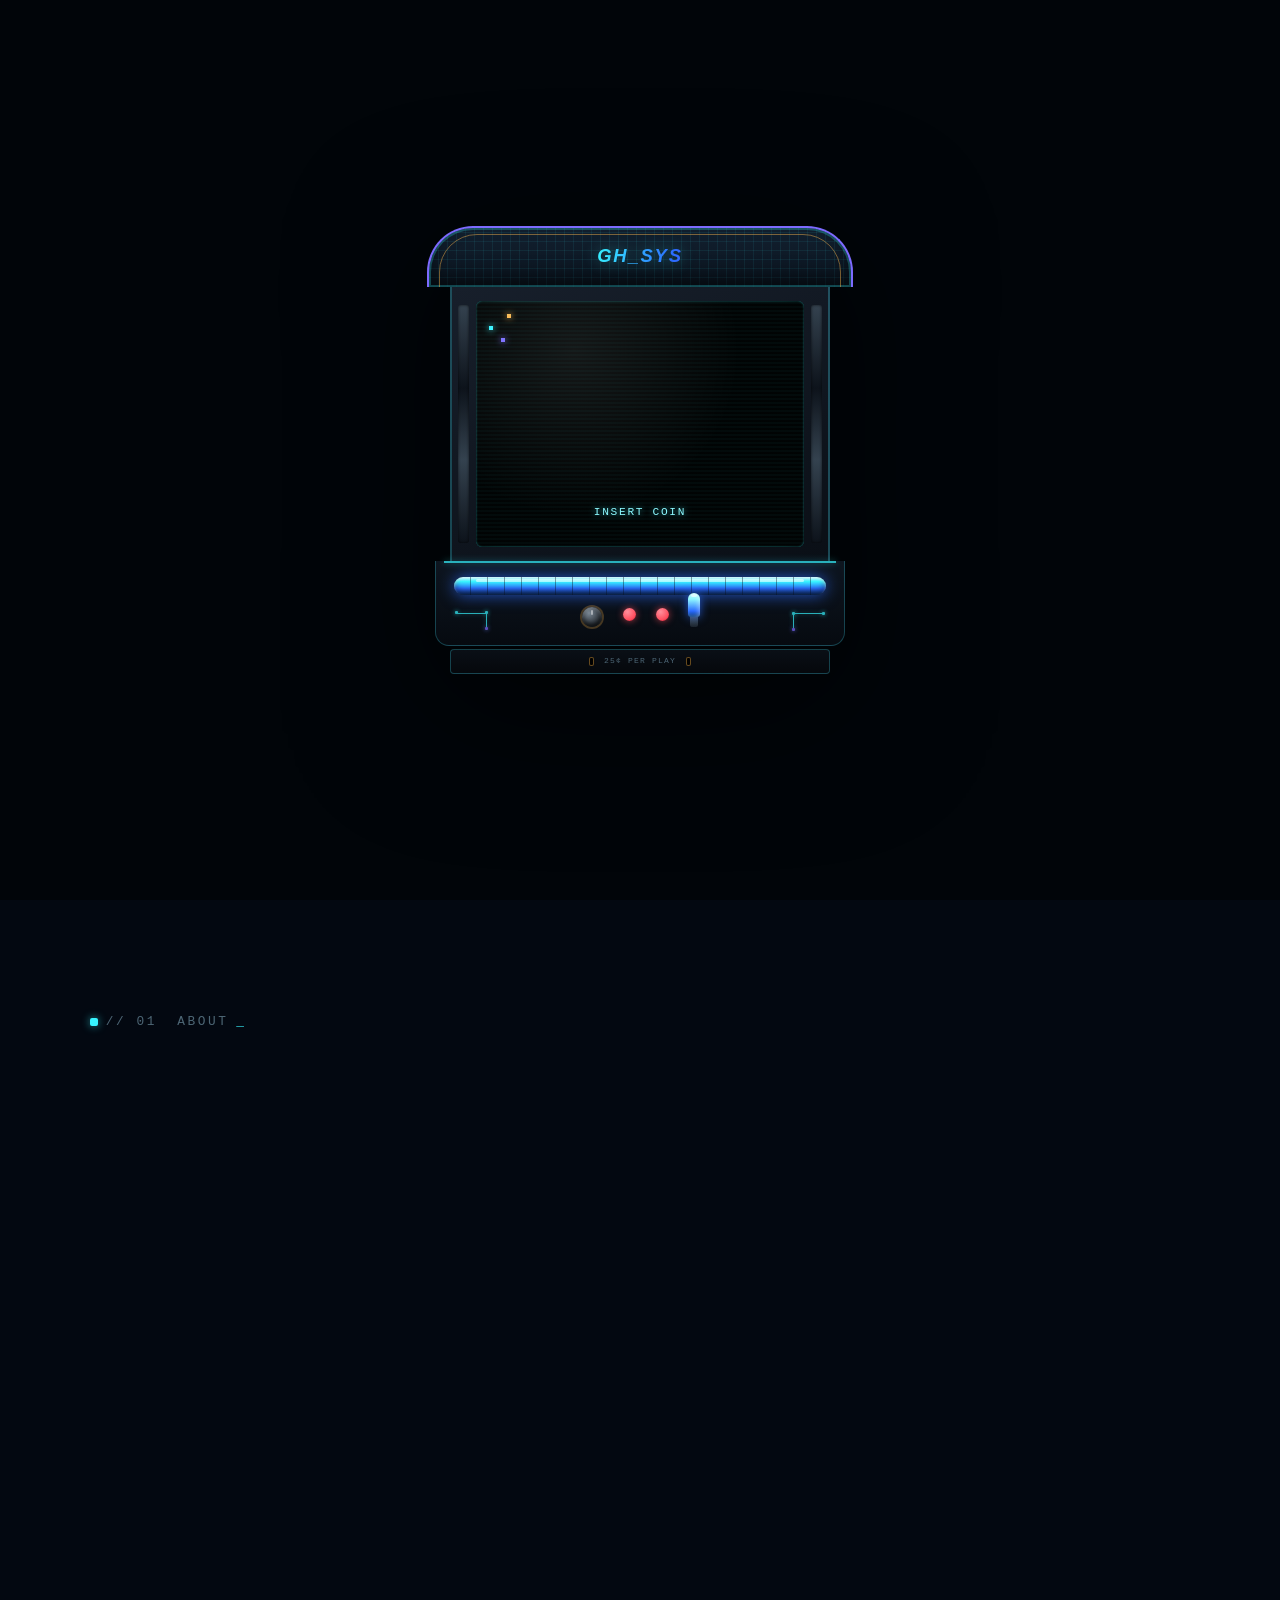
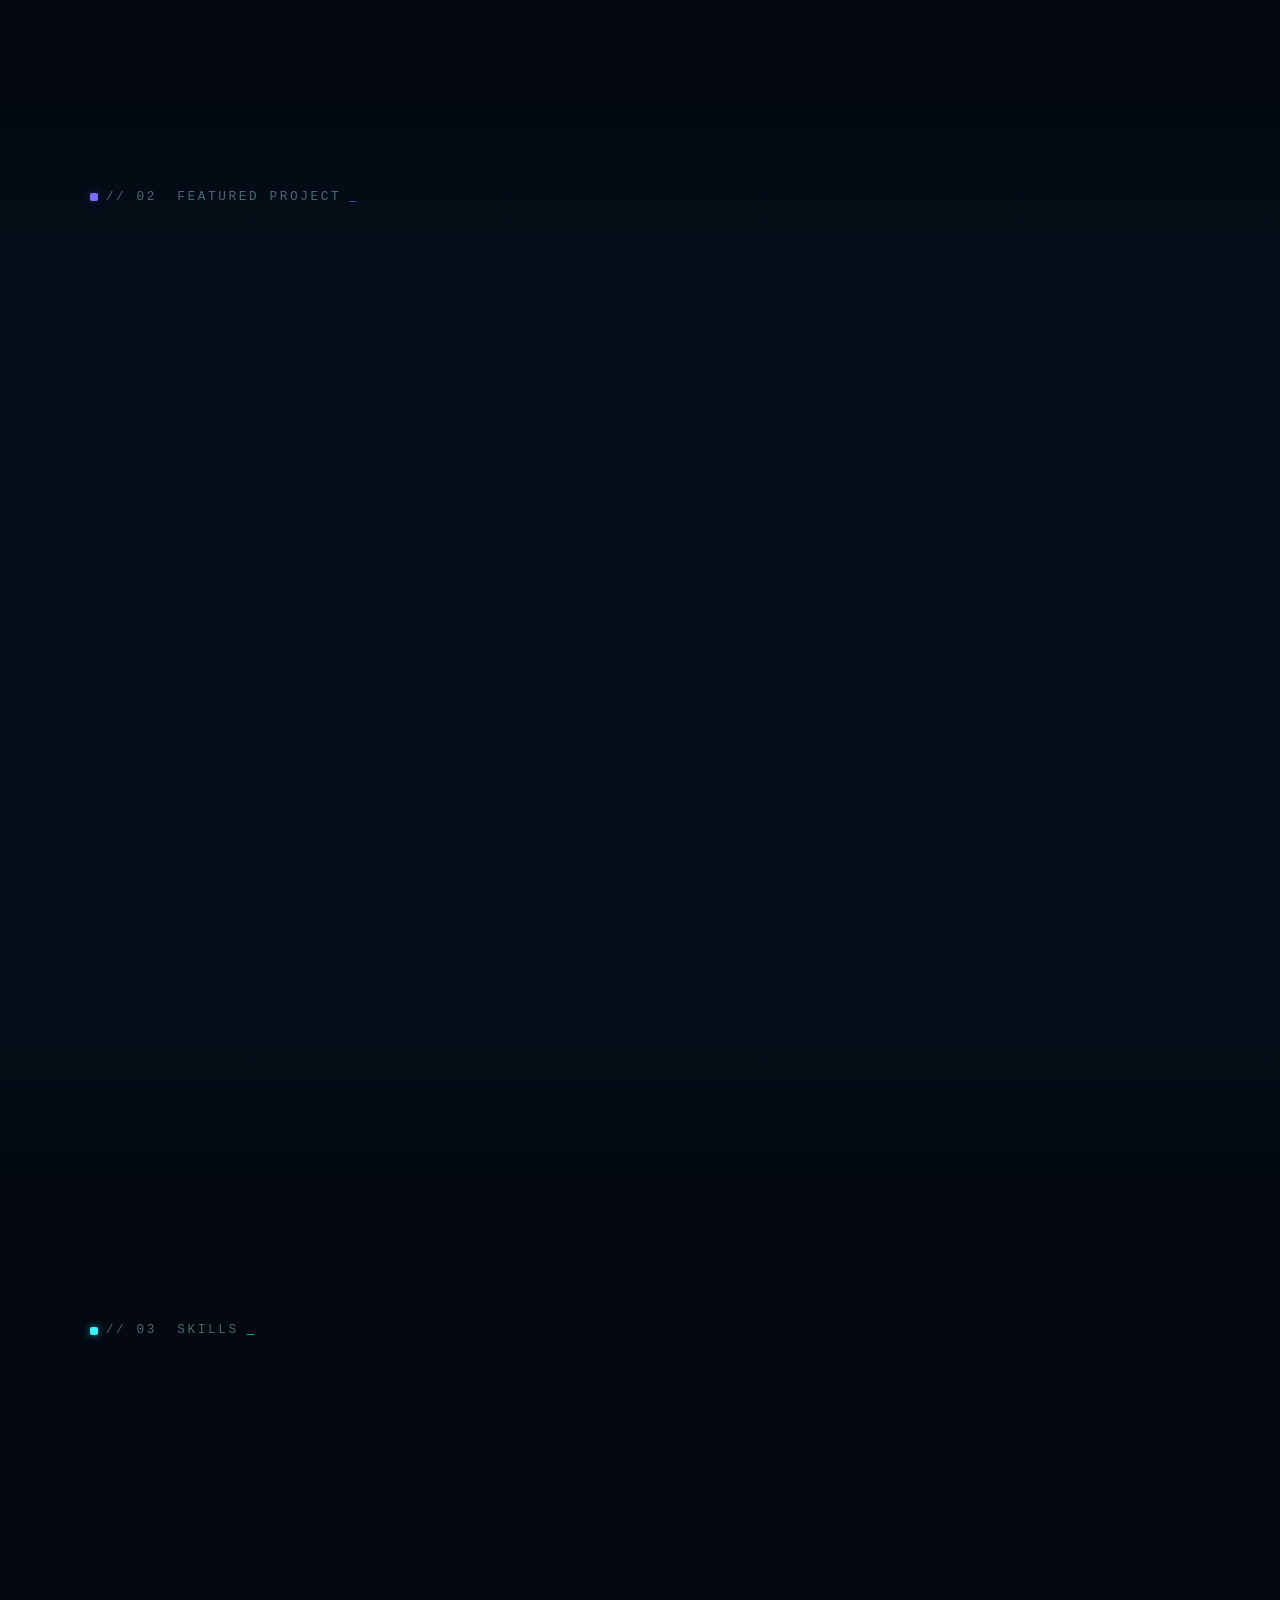
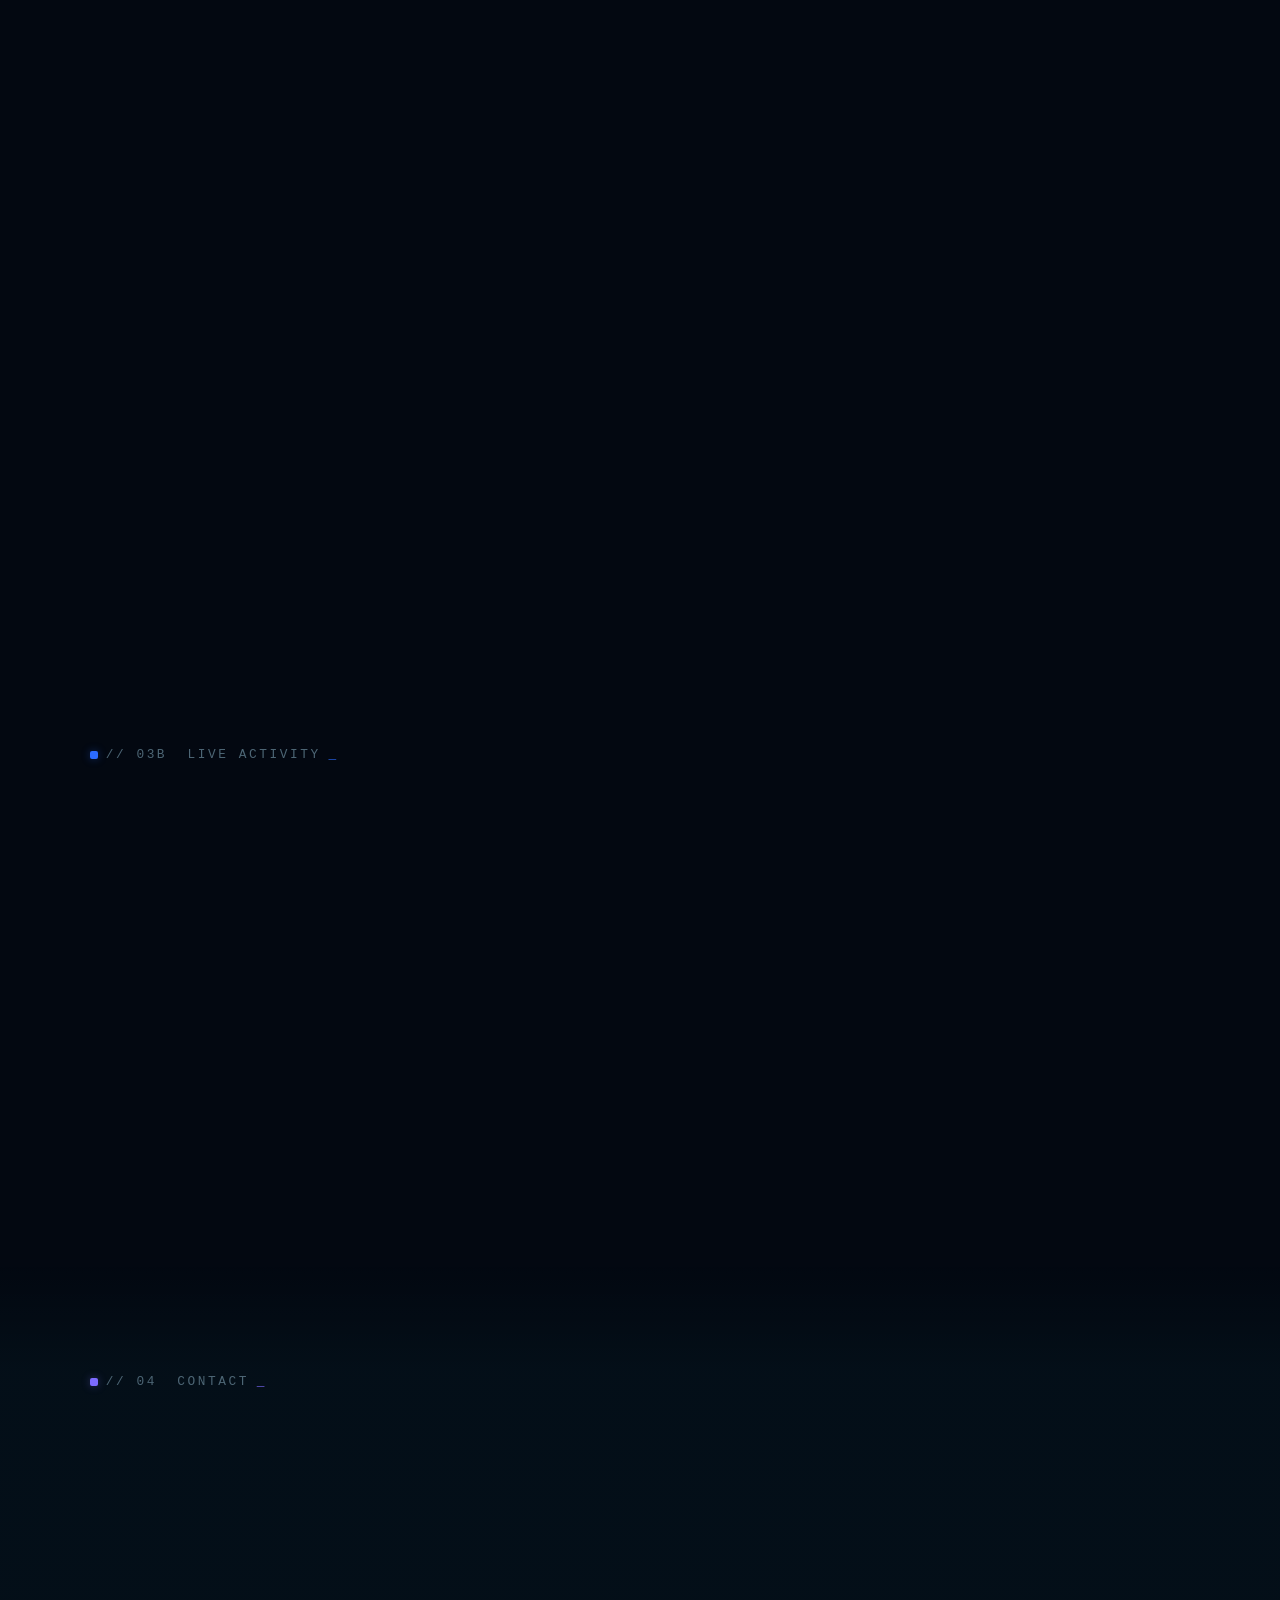
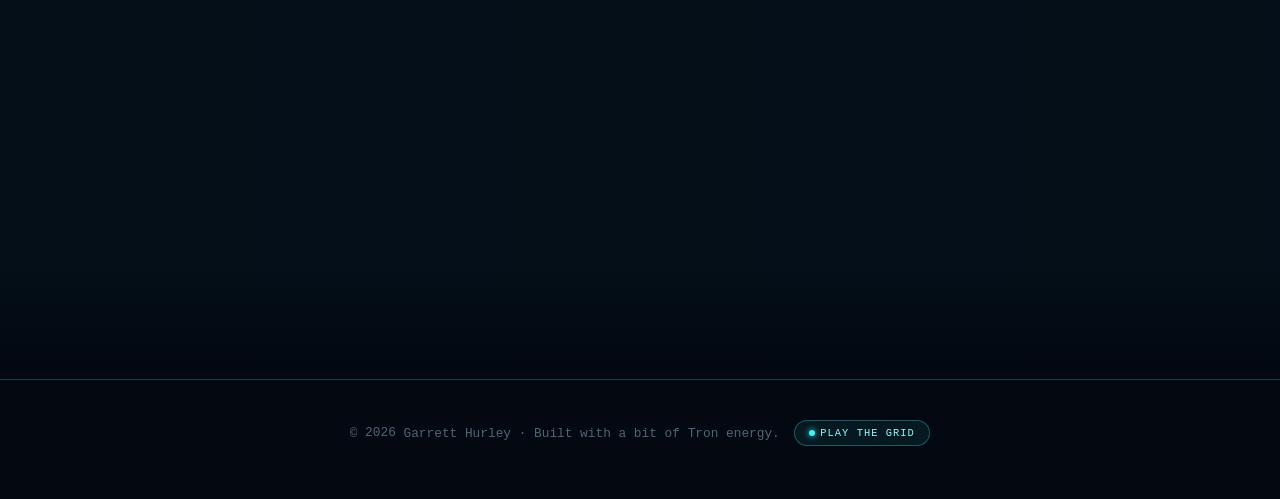
<file: index.html>
<!DOCTYPE html>
<html lang="en">
<head>
<meta charset="UTF-8">
<meta name="viewport" content="width=device-width, initial-scale=1.0">
<title>Garrett Hurley // Cybersecurity</title>
<meta name="description" content="Garrett Hurley — Cybersecurity portfolio. Help desk/IT support, systems administration, SOC analysis, penetration testing, and hardware projects.">
<link rel="preconnect" href="https://fonts.googleapis.com">
<link rel="preconnect" href="https://fonts.gstatic.com" crossorigin>
<link href="https://fonts.googleapis.com/css2?family=Orbitron:wght@500;700;900&family=Rajdhani:wght@400;500;600;700&family=Share+Tech+Mono&display=swap" rel="stylesheet">
<link rel="stylesheet" href="style.css">
<meta http-equiv="Content-Security-Policy" content="default-src 'self'; script-src 'self'; style-src 'self' https://fonts.googleapis.com; font-src 'self' https://fonts.gstatic.com; img-src 'self' https://ghchart.rshah.org; connect-src 'self' https://api.github.com; base-uri 'self'; form-action 'self'; object-src 'none'">
<script src="intro-init.js"></script>
</head>
<body>

<div class="grid-bg" aria-hidden="true"></div>
<div class="scanline" aria-hidden="true"></div>
<div class="cursor-glow" aria-hidden="true"></div>

<div class="intro-overlay" id="introOverlay" aria-hidden="true">
  <div class="arcade-cabinet" id="arcadeCabinet">
    <div class="arcade-marquee"><span>GH_SYS</span></div>
    <div class="arcade-screen-frame">
      <div class="arcade-screen" id="arcadeScreen">
        <canvas id="introCanvas"></canvas>
        <div class="arcade-site-preview" id="arcadeSitePreview">
          <div class="mini-header">
            <span class="mini-logo">[GH_SYS]</span>
            <span class="mini-nav"><span></span><span></span><span></span></span>
          </div>
          <div class="mini-hero">
            <span class="mini-eyebrow">SYSTEM ONLINE</span>
            <span class="mini-title">GARRETT<br>HURLEY</span>
            <span class="mini-tagline">CYBERSECURITY</span>
          </div>
        </div>
        <div class="arcade-screen-label" id="introLabel">INSERT COIN</div>
        <div class="arcade-screen-glare"></div>
      </div>
    </div>
    <div class="arcade-panel">
      <div class="arcade-panel-bar"></div>
      <div class="arcade-panel-controls">
        <div class="panel-circuit panel-circuit-l" aria-hidden="true"></div>
        <div class="panel-circuit panel-circuit-r" aria-hidden="true"></div>
        <span class="arcade-spinner"></span>
        <span class="arcade-btn"></span>
        <span class="arcade-btn"></span>
        <span class="arcade-stick"></span>
      </div>
    </div>
    <div class="arcade-coin-door">
      <span class="arcade-coin-slot"></span>
      <span class="arcade-coin-label">25&cent; PER PLAY</span>
      <span class="arcade-coin-slot"></span>
    </div>
  </div>
  <button class="intro-skip" id="introSkip" type="button">SKIP INTRO &rarr;</button>
</div>

<header class="site-header" id="siteHeader">
  <div class="header-inner">
    <a href="index.html" class="logo"><span class="logo-bracket" aria-hidden="true">[</span>GH<span class="logo-dot">_</span>SYS<span class="logo-bracket" aria-hidden="true">]</span></a>
    <nav class="main-nav">
      <a href="index.html#about" data-nav="about">ABOUT</a>
      <a href="projects.html" data-nav="projects">PROJECTS</a>
      <a href="index.html#skills" data-nav="skills">SKILLS</a>
      <a href="index.html#contact" data-nav="contact">CONTACT</a>
    </nav>
    <div class="header-actions">
      <button class="bg-toggle" id="bgToggle" type="button" aria-pressed="true" aria-label="Toggle Tron background">
        <span class="bg-toggle-dot"></span>TRON
      </button>
      <button class="nav-toggle" id="navToggle" aria-label="Toggle navigation">
        <span></span><span></span><span></span>
      </button>
    </div>
  </div>
</header>

<main>

  <section class="hero" id="top">
    <div class="grid-floor hero-grid-floor" aria-hidden="true"></div>
    <div class="hero-inner">
      <p class="hero-eyebrow" data-typing>THE GRID // A DIGITAL FRONTIER</p>
      <h1 class="hero-title">
        <span class="glitch-wrap" data-text="GARRETT HURLEY">GARRETT HURLEY</span>
      </h1>
      <p class="hero-subtitle">CYBERSECURITY &mdash; HELP DESK &middot; SYSTEMS ADMINISTRATION &middot; SOC &middot; PENETRATION TESTING</p>
      <p class="hero-desc">Entry-level IT and cybersecurity professional with hands-on experience across help desk support, systems administration, SOC monitoring, and penetration testing — with a habit of building things from scratch on the side, like <strong data-scramble-load>Beeper</strong>, a handheld multi-tool for cyber and simulation wired up from bare components. This site tracks those projects as they come together.</p>
      <div class="hero-actions">
        <a href="projects.html" class="btn btn-primary">VIEW PROJECTS</a>
        <a href="index.html#contact" class="btn btn-ghost">CONTACT</a>
      </div>
    </div>
    <a href="index.html#about" class="scroll-cue" aria-label="Scroll down">
      <span class="scroll-cue-line"></span>
      SCROLL
    </a>
  </section>

  <section class="section" id="about">
    <div class="section-inner">
      <p class="section-kicker">// 01 &nbsp;ABOUT</p>
      <h2 class="section-title reveal">Profile</h2>
      <div class="about-grid">
        <div class="about-copy reveal">
          <p>I'm a Towson University Computer Science graduate (Cybersecurity Concentration) with a CompTIA Security+ certification, currently working as a Security and Infrastructure IT Intern — building full-stack internal tooling, deploying IP camera and network infrastructure, and supporting day-to-day systems work. I'm targeting roles across help desk/IT support, systems administration, SOC analysis, and penetration testing.</p>
          <p>That hands-on approach carries into coursework and personal projects too: my capstone stood up a full Active Directory lab and ran a simulated penetration test against it end to end, from reconnaissance through a formal CVSS-scored report. <strong data-scramble>Beeper</strong>, below, is the personal-project side of that same instinct. <a href="projects.html">See the full project list &rarr;</a></p>
        </div>
        <div class="about-stats reveal">
          <div class="stat-block accent-cyan">
            <span class="stat-label">FOCUS</span>
            <span class="stat-value">Help Desk &middot; SysAdmin &middot; SOC &middot; Pentest</span>
          </div>
          <div class="stat-block accent-violet">
            <span class="stat-label">CERTIFICATIONS</span>
            <span class="stat-value">Security+ (2025&ndash;2028) &middot; Network+ in progress</span>
          </div>
          <div class="stat-block accent-amber">
            <span class="stat-label">EDUCATION</span>
            <span class="stat-value">B.S. Computer Science, Cybersecurity &mdash; Towson '25</span>
          </div>
          <div class="stat-block accent-blue">
            <span class="stat-label">CURRENT ROLE</span>
            <span class="stat-value">Security &amp; Infrastructure IT Intern</span>
          </div>
        </div>
      </div>
    </div>
  </section>

  <section class="section section-alt accent-violet" id="featured">
    <div class="section-inner">
      <p class="section-kicker">// 02 &nbsp;FEATURED PROJECT</p>
      <h2 class="section-title reveal" data-scramble>Beeper</h2>
      <p class="section-lede reveal">A handheld device inspired by Rein's Beeper and The Index from the Project Moon universe (Limbus Company, Library of Ruina) — recreated as real hardware.</p>

      <a href="project-beeper.html" class="project-card reveal">
        <div class="project-visual" aria-hidden="true">
          <div class="device">
            <div class="device-notch"></div>
            <div class="device-screen">
              <div class="prescript-header">
                <span class="prescript-label">GAME</span>
                <span class="prescript-diff">[EASY 3/10]</span>
              </div>
              <div class="prescript-streak">s:2</div>
              <div class="prescript-text">KILL 5 ENEMIES</div>
              <div class="prescript-swipe">
                <span>&lt; TIMED</span>
                <span>CITY &gt;</span>
              </div>
              <div class="prescript-actions">
                <span class="pass">PASS</span>
                <span class="fail">FAIL</span>
              </div>
            </div>
            <div class="device-speaker-grille">
              <span></span><span></span><span></span><span></span><span></span>
            </div>
          </div>
        </div>

        <div class="project-body">
          <p>Its main function mirrors The Index: issuing tasks and prompts to complete across five themed menus, each with its own difficulty tiers and history. Alongside that are side functions built purely for fun, and a set of practical cyber recon tools.</p>

          <div class="tech-tags">
            <span>C++ / Arduino</span>
            <span>ESP32</span>
            <span>TFT_eSPI</span>
            <span>WiFi / BLE APIs</span>
            <span>Embedded Systems</span>
          </div>

          <div class="gallery-card-cta">VIEW FULL CASE STUDY &rarr;</div>
        </div>
      </a>

      <div class="more-projects has-5 reveal">
        <a href="project-blackjack.html" class="ghost-card ghost-card-live accent-cyan">
          <span class="ghost-tag">// SHIPPED</span>
          <p>Python Blackjack</p>
          <span class="gallery-card-cta">VIEW CASE STUDY &rarr;</span>
        </a>
        <a href="project-capstone.html" class="ghost-card ghost-card-live accent-blue">
          <span class="ghost-tag">// SHIPPED</span>
          <p>Cybersecurity Capstone</p>
          <span class="gallery-card-cta">VIEW CASE STUDY &rarr;</span>
        </a>
        <a href="project-security-audit.html" class="ghost-card ghost-card-live accent-amber">
          <span class="ghost-tag">// SHIPPED</span>
          <p>Site Security Audit</p>
          <span class="gallery-card-cta">VIEW CASE STUDY &rarr;</span>
        </a>
        <a href="project-password-checkup.html" class="ghost-card ghost-card-live accent-violet">
          <span class="ghost-tag">// SHIPPED</span>
          <p>Password Checkup</p>
          <span class="gallery-card-cta">VIEW CASE STUDY &rarr;</span>
        </a>
        <div class="ghost-card accent-amber">
          <span class="ghost-tag">// NEXT MODULE</span>
          <p>Home lab build-out</p>
        </div>
      </div>
    </div>
  </section>

  <section class="section" id="skills">
    <div class="section-inner">
      <p class="section-kicker">// 03 &nbsp;SKILLS</p>
      <h2 class="section-title reveal">Capabilities</h2>
      <div class="skills-grid">
        <div class="skill-block accent-cyan reveal">
          <h3>SOC &amp; Monitoring</h3>
          <div class="tech-tags"><span>Splunk</span><span>Graylog</span><span>SIEM Platforms</span><span>Log Analysis</span><span>NIST CSF</span></div>
        </div>
        <div class="skill-block accent-violet reveal">
          <h3>Offensive Security</h3>
          <div class="tech-tags"><span>Burp Suite</span><span>Nmap</span><span>Metasploit</span><span>OpenVAS</span><span>CVSS / CVE</span></div>
        </div>
        <div class="skill-block accent-amber reveal">
          <h3>Systems Administration &amp; Help Desk</h3>
          <div class="tech-tags"><span>Active Directory / GPO</span><span>Windows Server</span><span>Help Desk / Service Desk</span><span>Hardware Troubleshooting</span></div>
        </div>
        <div class="skill-block accent-blue reveal">
          <h3>Scripting</h3>
          <div class="tech-tags"><span>Python</span><span>Bash</span><span>PowerShell</span><span>JavaScript</span></div>
        </div>
        <div class="skill-block accent-violet reveal">
          <h3>Platforms &amp; Networking</h3>
          <div class="tech-tags"><span>Linux (Kali / Ubuntu)</span><span>Docker</span><span>Git</span><span>TCP/IP, DNS, DHCP</span><span>VPNs / Firewalls / IDS-IPS</span></div>
        </div>
        <div class="skill-block accent-blue reveal">
          <h3>Embedded &amp; Hardware</h3>
          <div class="tech-tags"><span>ESP32 / Arduino</span><span>Circuit Design</span><span>Firmware (C++)</span></div>
        </div>
      </div>
    </div>
  </section>

  <section class="section accent-blue" id="activity">
    <div class="section-inner">
      <p class="section-kicker">// 03B &nbsp;LIVE ACTIVITY</p>
      <h2 class="section-title reveal">GitHub Signal</h2>
      <p class="section-lede reveal">Pulled live from the public GitHub API &mdash; no cached data.</p>
      <div class="github-panel reveal">
        <div class="github-stats" id="githubStats">
          <div class="stat-block accent-blue"><span class="stat-label">PUBLIC REPOS</span><span class="stat-value" id="ghRepos">&mdash;</span></div>
          <div class="stat-block accent-cyan"><span class="stat-label">FOLLOWERS</span><span class="stat-value" id="ghFollowers">&mdash;</span></div>
          <div class="stat-block accent-violet"><span class="stat-label">LAST UPDATED REPO</span><span class="stat-value" id="ghLastRepo">&mdash;</span></div>
        </div>
        <img class="github-chart" src="https://ghchart.rshah.org/37f4ff/GHurley4444" alt="Garrett Hurley's GitHub contribution chart" loading="lazy">
      </div>
    </div>
  </section>

  <section class="section section-alt accent-violet" id="contact">
    <div class="section-inner">
      <p class="section-kicker">// 04 &nbsp;CONTACT</p>
      <h2 class="section-title reveal">Get in touch</h2>
      <div class="contact-panel reveal">
        <p>Open to help desk/IT support, systems administration, SOC analyst, and penetration testing roles. U.S. citizen, authorized to work without sponsorship, security clearance eligible. Reach out directly:</p>
        <div class="contact-links">
          <a href="#" class="contact-link" id="emailLink" data-user="g.hurleycareer" data-domain="gmail.com">
            <span class="contact-label">EMAIL</span>
            <span class="contact-value" id="emailValue">reveal email</span>
          </a>
          <a href="https://github.com/GHurley4444" target="_blank" rel="noopener" class="contact-link">
            <span class="contact-label">GITHUB</span>
            <span class="contact-value">github.com/GHurley4444</span>
          </a>
          <a href="https://www.linkedin.com/in/garretthurley4444/" target="_blank" rel="noopener" class="contact-link">
            <span class="contact-label">LINKEDIN</span>
            <span class="contact-value">in/garretthurley4444</span>
          </a>
        </div>
      </div>
    </div>
  </section>

</main>

<footer class="site-footer">
  <p>&copy; <span id="year"></span> Garrett Hurley &middot; Built with a bit of Tron energy. <button class="secret-trigger" id="secretTrigger" type="button" aria-label="Play the light-cycle game"><span class="secret-trigger-dot"></span>PLAY THE GRID</button></p>
</footer>

<script src="script.js"></script>
</body>
</html>
</file>
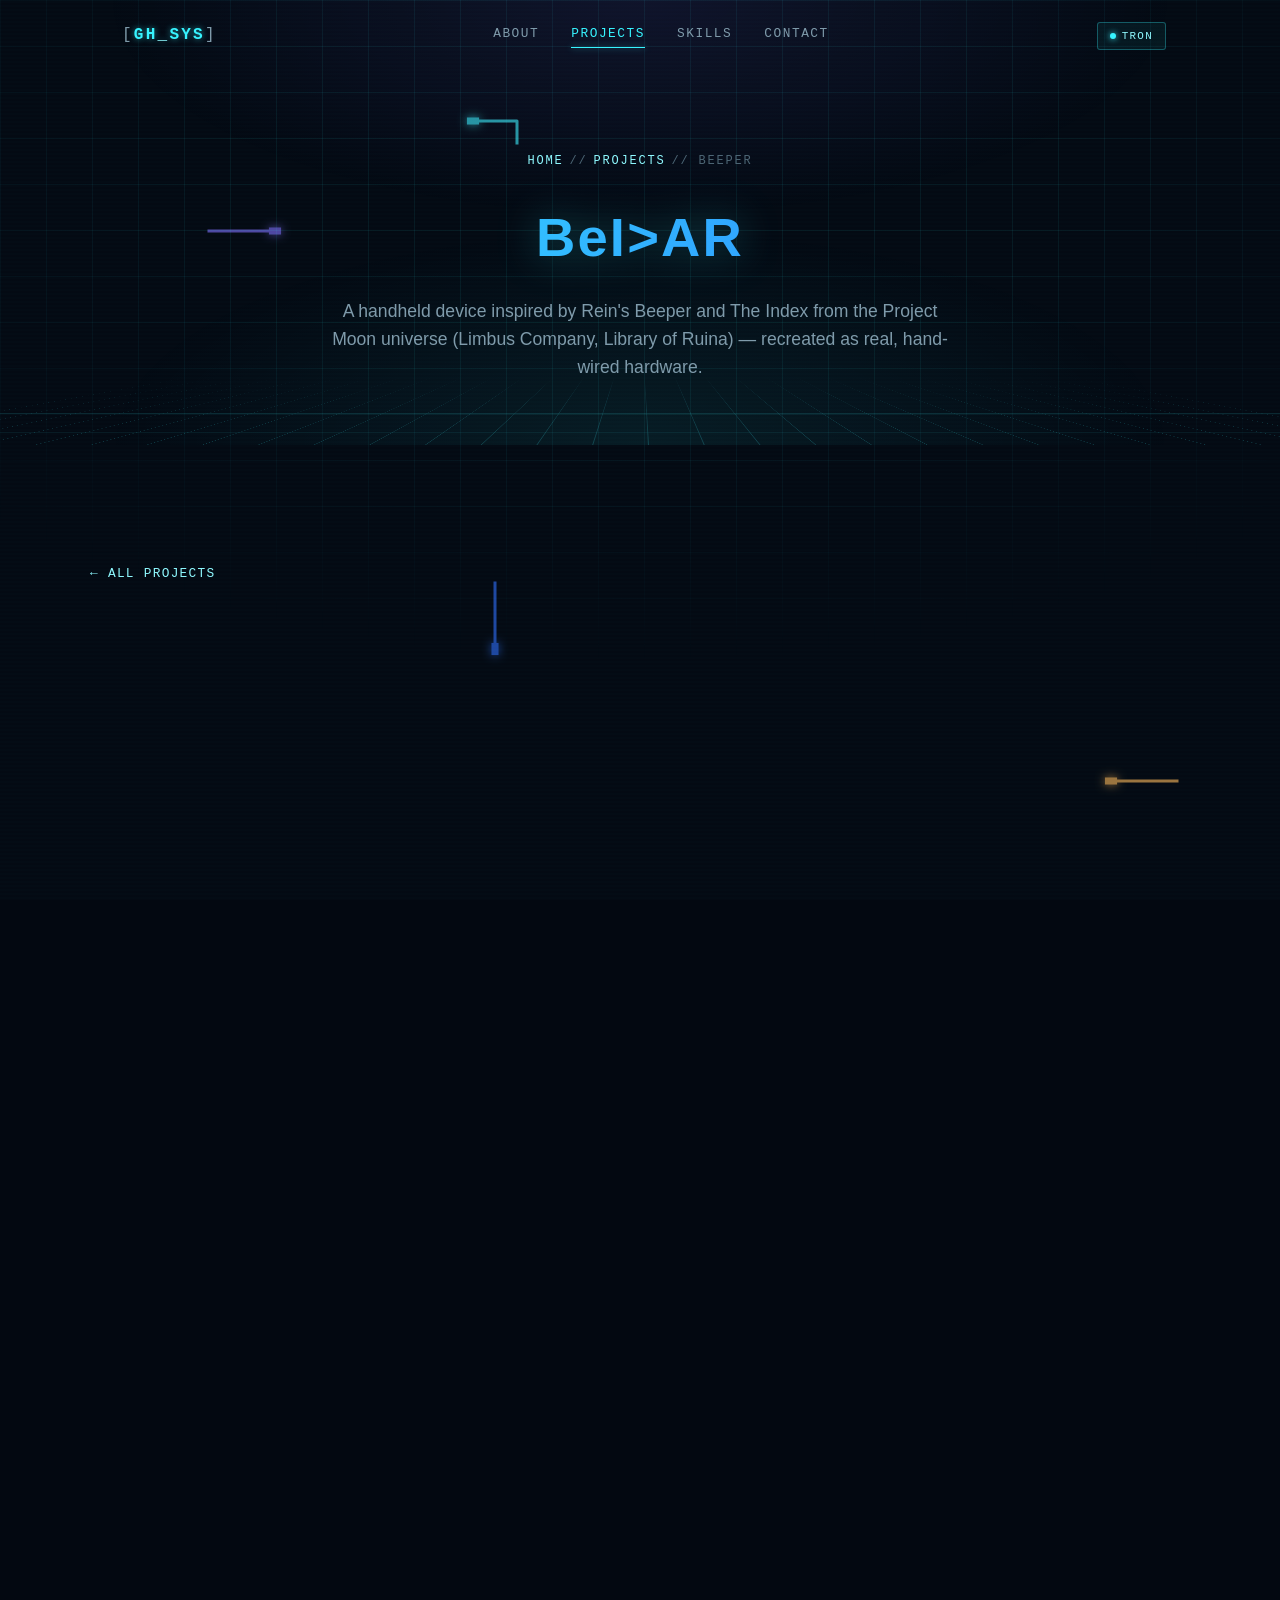
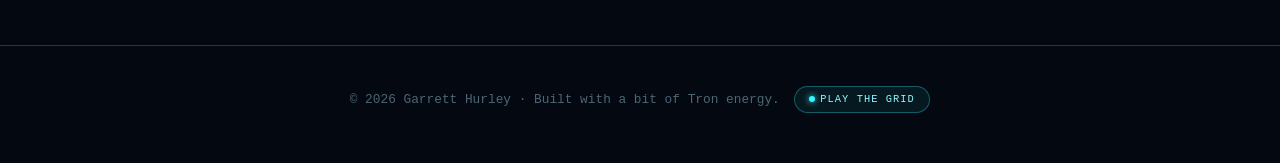
<file: project-beeper.html>
<!DOCTYPE html>
<html lang="en">
<head>
<meta charset="UTF-8">
<meta name="viewport" content="width=device-width, initial-scale=1.0">
<title>Beeper // Garrett Hurley</title>
<meta name="description" content="Beeper — a handheld device inspired by Rein's Beeper and The Index (Limbus Company, Library of Ruina), recreated as real ESP32 hardware.">
<link rel="preconnect" href="https://fonts.googleapis.com">
<link rel="preconnect" href="https://fonts.gstatic.com" crossorigin>
<link href="https://fonts.googleapis.com/css2?family=Orbitron:wght@500;700;900&family=Rajdhani:wght@400;500;600;700&family=Share+Tech+Mono&display=swap" rel="stylesheet">
<link rel="stylesheet" href="style.css">
<meta http-equiv="Content-Security-Policy" content="default-src 'self'; script-src 'self'; style-src 'self' https://fonts.googleapis.com; font-src 'self' https://fonts.gstatic.com; img-src 'self' https://ghchart.rshah.org; connect-src 'self' https://api.github.com; base-uri 'self'; form-action 'self'; object-src 'none'">
</head>
<body>

<div class="grid-bg" aria-hidden="true"></div>
<div class="scanline" aria-hidden="true"></div>
<div class="cursor-glow" aria-hidden="true"></div>

<header class="site-header" id="siteHeader">
  <div class="header-inner">
    <a href="index.html" class="logo"><span class="logo-bracket" aria-hidden="true">[</span>GH<span class="logo-dot">_</span>SYS<span class="logo-bracket" aria-hidden="true">]</span></a>
    <nav class="main-nav">
      <a href="index.html#about" data-nav="about">ABOUT</a>
      <a href="projects.html" data-nav="projects">PROJECTS</a>
      <a href="index.html#skills" data-nav="skills">SKILLS</a>
      <a href="index.html#contact" data-nav="contact">CONTACT</a>
    </nav>
    <div class="header-actions">
      <button class="bg-toggle" id="bgToggle" type="button" aria-pressed="true" aria-label="Toggle Tron background">
        <span class="bg-toggle-dot"></span>TRON
      </button>
      <button class="nav-toggle" id="navToggle" aria-label="Toggle navigation">
        <span></span><span></span><span></span>
      </button>
    </div>
  </div>
</header>

<main>

  <section class="page-banner">
    <div class="grid-floor banner-grid-floor" aria-hidden="true"></div>
    <p class="breadcrumb"><a href="index.html">HOME</a> // <a href="projects.html">PROJECTS</a> // BEEPER</p>
    <h1 class="page-title" data-scramble-load>Beeper</h1>
    <p class="page-desc">A handheld device inspired by Rein's Beeper and The Index from the Project Moon universe (Limbus Company, Library of Ruina) — recreated as real, hand-wired hardware.</p>
  </section>

  <section class="section">
    <div class="section-inner">

      <a href="projects.html" class="back-link">&larr; ALL PROJECTS</a>

      <div class="case-section accent-violet reveal">
        <h2>Inspiration &amp; Concept</h2>
        <div class="case-grid">
          <div class="project-visual">
            <figure class="media-frame">
              <video src="assets/rein.mp4" poster="assets/rein-poster.jpg" autoplay loop muted playsinline aria-label="Rein, from Limbus Company (Project Moon) — the character Beeper's hardware and Index-style task system take their name and concept from."></video>
              <figcaption>Rein &mdash; Limbus Company, Project Moon</figcaption>
            </figure>
          </div>
          <div>
            <p>Beeper is built on two references from the Project Moon universe: Rein's Beeper from Limbus Company, and The Index from Library of Ruina. The physical device recreates the former; its core behavior recreates the latter — in the source material, The Index hands out a single type of prescript. This build expands that into five parallel categories (GAME, CITY, CON, TASK, and a TIMED variant), each with its own difficulty pools and history — a personal design layer on top of the reference, not a lore-accurate recreation.</p>
            <p>Everything past that core loop &mdash; the lyrics viewer, tarot, oracle, cipher wheel, and the WiFi/BLE/BT recon tools &mdash; is additional: some built purely for fun, some as practical cyber tools, sitting alongside the main task-issuing function rather than part of it.</p>
          </div>
        </div>
      </div>

      <div class="case-section accent-cyan reveal">
        <h2>What It Does</h2>
        <p>Runs on a "Cheap Yellow Display" ESP32 board (ESP32-2432S028R) with a TFT_eSPI display and XPT2046 resistive touchscreen. The firmware is fully custom — its own menu architecture, screen state machine, and persistence layer, with no off-the-shelf app framework underneath.</p>

        <div class="feature-grid">
          <div class="feature-card accent-cyan">
            <span class="feature-icon">&#9673;</span>
            <h3>Prescript Task Engine</h3>
            <p>Five themed menus (GAME, CITY, CON, TASK, TIMED) each issue prompts to complete, with Easy/Normal/Hard/Rare difficulty tiers, no-repeat shuffled decks, streak tracking, and persistent run history.</p>
          </div>
          <div class="feature-card accent-violet">
            <span class="feature-icon">&#9673;</span>
            <h3>Passive Recon Tools</h3>
            <p>Read-only WiFi scanner (sorted by RSSI), BLE scanner with AirTag/Tile tracker detection via manufacturer-data pattern matching, and a Bluetooth Classic scanner. No association, pairing, or injection.</p>
          </div>
          <div class="feature-card accent-amber">
            <span class="feature-icon">&#9635;</span>
            <h3>From-Scratch QR Engine</h3>
            <p>A QR v1 (ECC-L) encoder built without an external library, complete with its own Reed-Solomon GF(256) tables, rendered straight to the touchscreen.</p>
          </div>
          <div class="feature-card accent-blue">
            <span class="feature-icon">&#9834;</span>
            <h3>Lyrics Viewer</h3>
            <p>An original song catalogue with per-song visual effects (particles, glitch, waves, fire) driven by a scramble-reveal text renderer shared with the main task screens.</p>
          </div>
          <div class="feature-card accent-blue">
            <span class="feature-icon">&#9679;</span>
            <h3>Side Tools</h3>
            <p>Coin flip, tarot draw (22 Major Arcana with its own persisted shuffle deck), an 8-ball oracle, countdown timer, word generator, and a Caesar cipher wheel.</p>
          </div>
          <div class="feature-card accent-amber">
            <span class="feature-icon">&#9889;</span>
            <h3>Hand-Wired Hardware</h3>
            <p>A 3000mAh LiPo through a load-sharing charge/boost circuit, a Class-D amp driving small speakers through an RC filter, breadboard-prototyped end to end.</p>
          </div>
        </div>
      </div>

      <div class="case-section accent-cyan reveal">
        <h2>Try the Beeper</h2>
        <div class="case-grid case-grid-demo">
          <div class="project-visual">
            <div class="device device-demo" id="demoDevice">
              <div class="device-notch"></div>
              <div class="device-screen" id="deviceScreen">

                <div class="app-screen active" data-screen="home" id="screenHome">
                  <div class="prescript-header">
                    <span class="prescript-label">BEEPER</span>
                    <span class="prescript-diff" id="clockReadout">00:00:00</span>
                  </div>
                  <div class="app-grid">
                    <button type="button" class="app-icon" data-open="prescript"><span class="app-icon-glyph">&#9673;</span>PRESCRIPT</button>
                    <button type="button" class="app-icon" data-open="recon"><span class="app-icon-glyph">&#9678;</span>RECON</button>
                    <button type="button" class="app-icon" data-open="tools"><span class="app-icon-glyph">&#9635;</span>TOOLS</button>
                    <button type="button" class="app-icon" data-open="lyrics"><span class="app-icon-glyph">&#9834;</span>LYRICS</button>
                  </div>
                  <div class="device-footer-hint">TAP AN APP TO OPEN</div>
                </div>

                <div class="app-screen" data-screen="prescript" id="screenPrescript">
                  <div class="app-topbar">
                    <button type="button" class="app-back" data-back>&lt; HOME</button>
                    <span class="app-topbar-title">PRESCRIPT</span>
                  </div>
                  <div class="prescript-header">
                    <span class="prescript-label" id="demoLabel">GAME</span>
                    <span class="prescript-diff" id="demoDiff">[EASY 0]</span>
                  </div>
                  <div class="prescript-streak" id="demoStreak">s:0</div>
                  <div class="prescript-text" id="demoText">KILL 5 ENEMIES</div>
                  <div class="prescript-swipe">
                    <button type="button" id="demoPrev">&lt; TIMED</button>
                    <button type="button" id="demoNext">CITY &gt;</button>
                  </div>
                  <div class="prescript-actions">
                    <button type="button" class="pass" id="demoPass">PASS</button>
                    <button type="button" class="fail" id="demoFail">FAIL</button>
                  </div>
                </div>

                <div class="app-screen" data-screen="tools" id="screenTools">
                  <div class="app-topbar">
                    <button type="button" class="app-back" data-back>&lt; HOME</button>
                    <span class="app-topbar-title">TOOLS</span>
                  </div>
                  <div class="app-grid app-grid-tools">
                    <button type="button" class="app-icon" data-open="tool-coin">COIN</button>
                    <button type="button" class="app-icon" data-open="tool-tarot">TAROT</button>
                    <button type="button" class="app-icon" data-open="tool-8ball">8-BALL</button>
                    <button type="button" class="app-icon" data-open="tool-timer">TIMER</button>
                    <button type="button" class="app-icon" data-open="tool-wordgen">WORDGEN</button>
                    <button type="button" class="app-icon" data-open="tool-cipher">CIPHER</button>
                  </div>
                </div>

                <div class="app-screen" data-screen="tool-coin" id="screenCoin">
                  <div class="app-topbar"><button type="button" class="app-back" data-back-to="tools">&lt; TOOLS</button><span class="app-topbar-title">COIN FLIP</span></div>
                  <div class="tool-body tool-center">
                    <div class="coin-face" id="coinFace">HEADS</div>
                    <button type="button" class="tool-btn" id="coinFlipBtn">FLIP</button>
                  </div>
                </div>

                <div class="app-screen" data-screen="tool-tarot" id="screenTarot">
                  <div class="app-topbar"><button type="button" class="app-back" data-back-to="tools">&lt; TOOLS</button><span class="app-topbar-title">TAROT</span></div>
                  <div class="tool-body tool-center">
                    <div class="tarot-card" id="tarotCard">
                      <div class="tarot-name" id="tarotName">DRAW A CARD</div>
                      <div class="tarot-meaning" id="tarotMeaning">&nbsp;</div>
                    </div>
                    <button type="button" class="tool-btn" id="tarotDrawBtn">DRAW</button>
                  </div>
                </div>

                <div class="app-screen" data-screen="tool-8ball" id="screen8Ball">
                  <div class="app-topbar"><button type="button" class="app-back" data-back-to="tools">&lt; TOOLS</button><span class="app-topbar-title">8-BALL</span></div>
                  <div class="tool-body tool-center">
                    <div class="tool-answer" id="ballAnswer">ASK, THEN SHAKE</div>
                    <button type="button" class="tool-btn" id="ballShakeBtn">SHAKE</button>
                  </div>
                </div>

                <div class="app-screen" data-screen="tool-timer" id="screenTimer">
                  <div class="app-topbar"><button type="button" class="app-back" data-back-to="tools">&lt; TOOLS</button><span class="app-topbar-title">TIMER</span></div>
                  <div class="tool-body tool-center">
                    <div class="timer-readout" id="timerReadout">01:00</div>
                    <div class="timer-controls">
                      <button type="button" class="tool-btn-sm" id="timerMinus">&minus;15s</button>
                      <button type="button" class="tool-btn" id="timerStartBtn">START</button>
                      <button type="button" class="tool-btn-sm" id="timerPlus">+15s</button>
                    </div>
                  </div>
                </div>

                <div class="app-screen" data-screen="tool-wordgen" id="screenWordgen">
                  <div class="app-topbar"><button type="button" class="app-back" data-back-to="tools">&lt; TOOLS</button><span class="app-topbar-title">WORD GEN</span></div>
                  <div class="tool-body tool-center">
                    <div class="tool-answer" id="wordgenOutput">TAP GENERATE</div>
                    <button type="button" class="tool-btn" id="wordgenBtn">GENERATE</button>
                  </div>
                </div>

                <div class="app-screen" data-screen="tool-cipher" id="screenCipher">
                  <div class="app-topbar"><button type="button" class="app-back" data-back-to="tools">&lt; TOOLS</button><span class="app-topbar-title">CIPHER</span></div>
                  <div class="tool-body">
                    <textarea class="cipher-input" id="cipherInput" rows="2" maxlength="140" placeholder="TYPE A MESSAGE..."></textarea>
                    <div class="cipher-shift-row">
                      <button type="button" class="tool-btn-sm" id="cipherShiftMinus">&minus;</button>
                      <span class="cipher-shift-readout" id="cipherShiftVal">SHIFT 3</span>
                      <button type="button" class="tool-btn-sm" id="cipherShiftPlus">+</button>
                    </div>
                    <div class="cipher-output" id="cipherOutput">WKLV LV D WHVW</div>
                  </div>
                </div>

                <div class="app-screen" data-screen="recon" id="screenRecon">
                  <div class="app-topbar"><button type="button" class="app-back" data-back>&lt; HOME</button><span class="app-topbar-title">RECON</span></div>
                  <div class="recon-tabs">
                    <button type="button" class="recon-tab active" data-recon="wifi">WIFI</button>
                    <button type="button" class="recon-tab" data-recon="ble">BLE</button>
                    <button type="button" class="recon-tab" data-recon="bt">BT</button>
                  </div>
                  <div class="recon-list" id="reconList"></div>
                  <button type="button" class="tool-btn tool-btn-full" id="reconScanBtn">SCAN</button>
                  <p class="recon-disclaimer">SIMULATED &mdash; BROWSERS CAN'T ACCESS REAL RADIOS</p>
                </div>

                <div class="app-screen" data-screen="lyrics" id="screenLyrics">
                  <div class="app-topbar"><button type="button" class="app-back" data-back>&lt; HOME</button><span class="app-topbar-title">LYRICS</span></div>
                  <div class="lyrics-song-list" id="lyricsSongList"></div>
                  <div class="lyrics-body hidden" id="lyricsBody">
                    <button type="button" class="app-back" id="lyricsBackToList">&lt; SONGS</button>
                    <div class="lyrics-song-title" id="lyricsSongTitle"></div>
                    <div class="lyrics-text" id="lyricsText"></div>
                  </div>
                </div>

              </div>
              <div class="device-speaker-grille">
                <span></span><span></span><span></span><span></span><span></span>
              </div>
            </div>
          </div>
          <div>
            <p class="demo-live-tag"><span class="demo-live-dot"></span> LIVE DEMO &mdash; RUNS IN YOUR BROWSER</p>
            <p>This is a browser recreation of the device's own menu system &mdash; PRESCRIPT, RECON, TOOLS, and LYRICS, navigated the same way the touchscreen carousel works on hardware. Every prescript string is copied straight out of <code>beeper.ino</code>'s own <code>easy*</code>, <code>*Prescripts</code>, <code>hard*</code>, and <code>rare*</code> pools &mdash; nothing written for the site.</p>
            <p>PRESCRIPT: swipe between categories, PASS/FAIL to draw the next task &mdash; two PASSes bump the difficulty tier, one FAIL drops it to Easy. RECON simulates the device's WiFi/BLE/BT scanners with plausible mock results (no real radio access from a browser). TOOLS bundles the coin flip, tarot draw, 8-ball, countdown timer, word generator, and Caesar cipher. LYRICS is a placeholder catalogue until the real track text goes in.</p>
          </div>
        </div>
      </div>

      <div class="case-section accent-amber reveal">
        <h2>Hardware Build</h2>
        <p>The CYD board has no native battery input, so power had to be solved separately from the display/logic board itself.</p>
        <ul class="spec-list">
          <li><strong>BATTERY</strong>3.7V 3000mAh LiPo cell, JST 1.25mm connector.</li>
          <li><strong>CHARGE / BOOST</strong>Load-sharing charger/booster so the battery can charge and power the board simultaneously off USB — the CYD's own regulator can't do this alone.</li>
          <li><strong>AUDIO</strong>Class-D amplifier into small 8-ohm speakers, with an RC filter added to clean up output on a free GPIO.</li>
          <li><strong>PROTOTYPING</strong>Entirely breadboard-wired before any permanent assembly, with connector-pitch mismatches (1.25mm vs 2.0mm JST) solved via re-terminated leads.</li>
        </ul>
      </div>

      <div class="case-section accent-blue reveal">
        <h2>Tech Stack</h2>
        <div class="tech-tags">
          <span>C++ / Arduino</span>
          <span>ESP32-2432S028R</span>
          <span>TFT_eSPI</span>
          <span>XPT2046 Touch</span>
          <span>WiFi / BLE APIs</span>
          <span>Embedded Systems</span>
          <span>Circuit Design</span>
        </div>
        <div class="hero-actions hero-actions--start">
          <a href="https://github.com/GHurley4444/beeper" target="_blank" rel="noopener" class="btn btn-primary">VIEW REPO</a>
          <a href="projects.html" class="btn btn-ghost">BACK TO PROJECTS</a>
        </div>
      </div>

    </div>
  </section>

</main>

<footer class="site-footer">
  <p>&copy; <span id="year"></span> Garrett Hurley &middot; Built with a bit of Tron energy. <button class="secret-trigger" id="secretTrigger" type="button" aria-label="Play the light-cycle game"><span class="secret-trigger-dot"></span>PLAY THE GRID</button></p>
</footer>

<script src="script.js"></script>
</body>
</html>
</file>
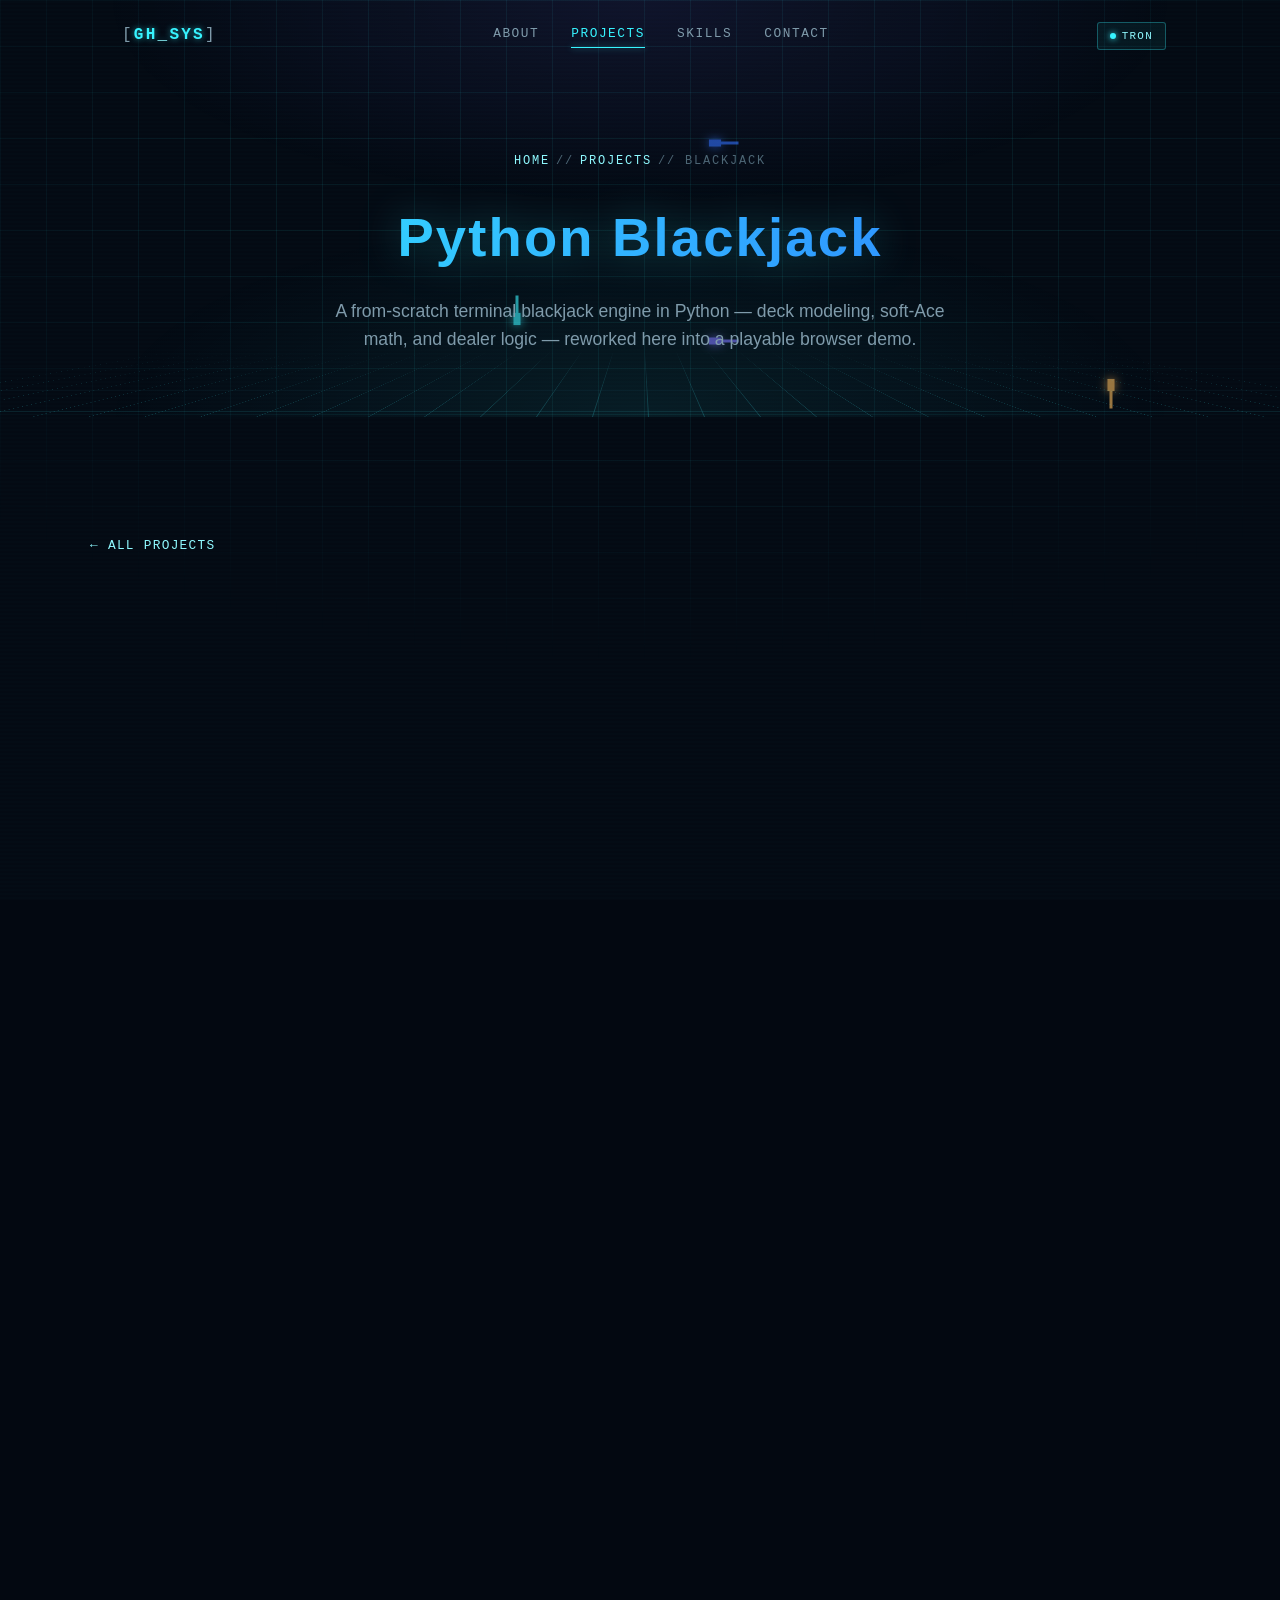
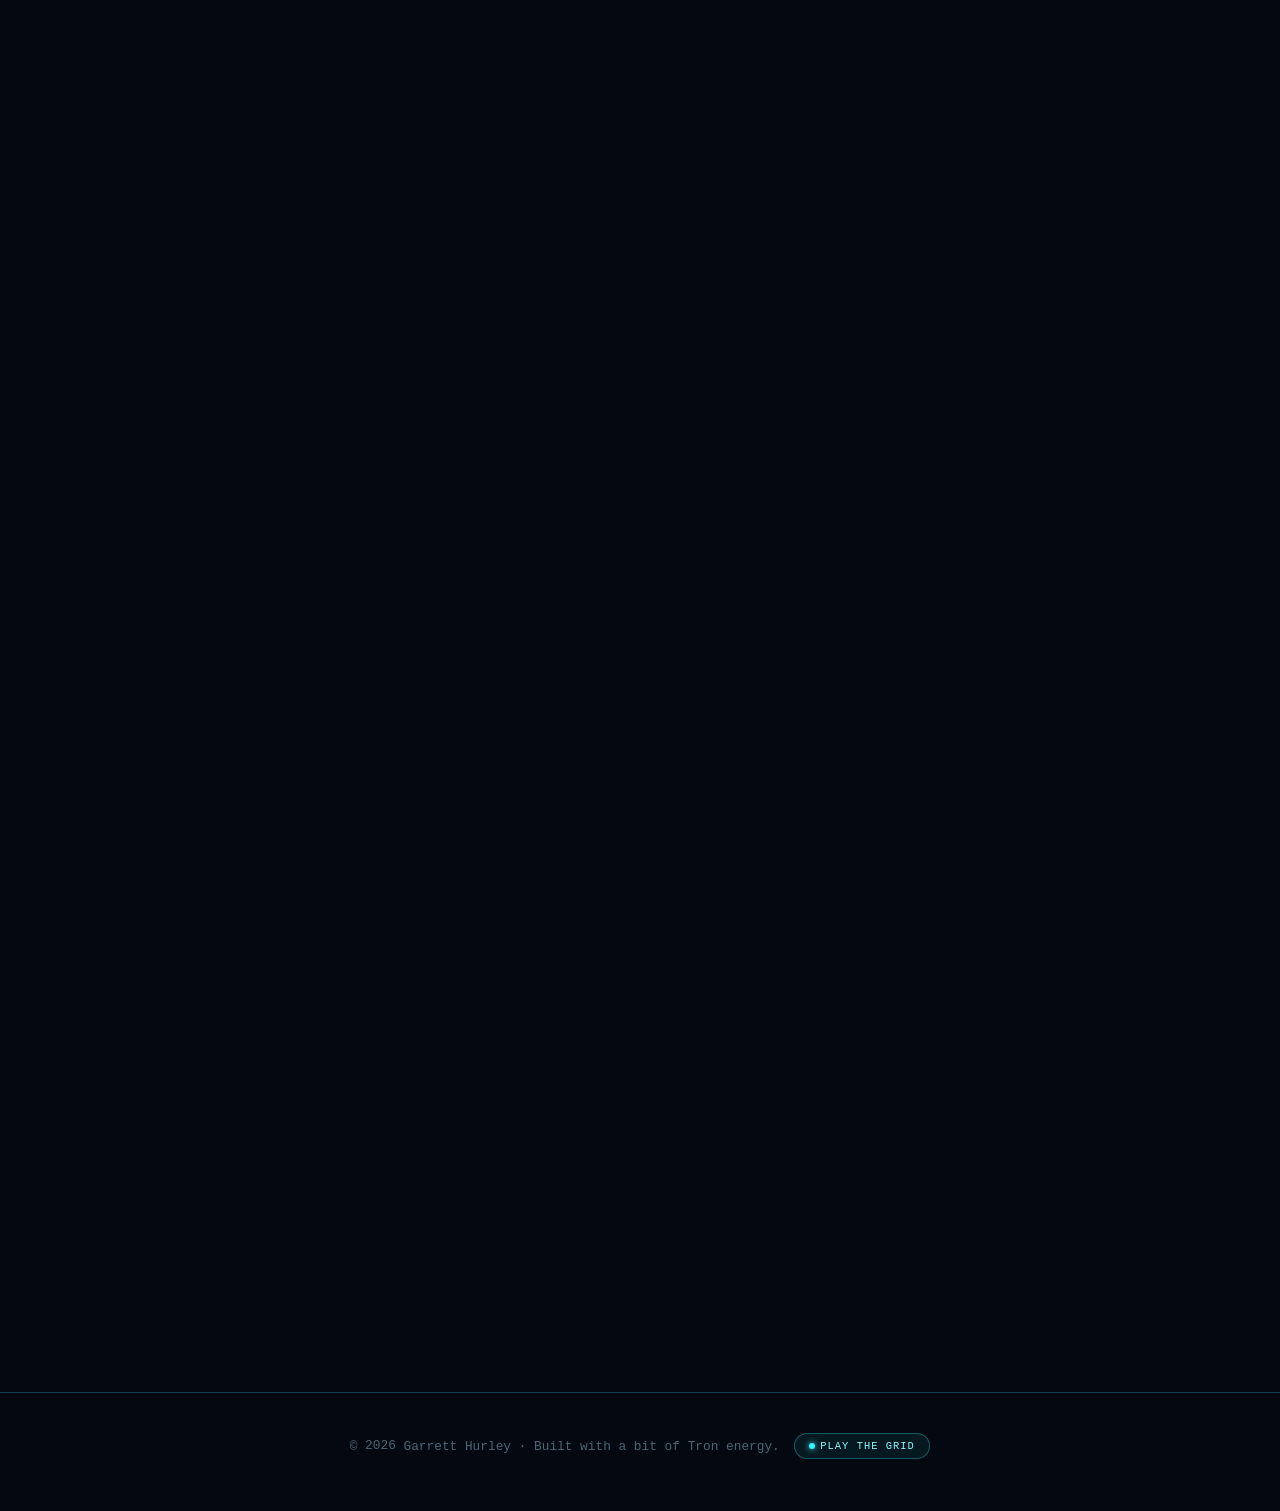
<file: project-blackjack.html>
<!DOCTYPE html>
<html lang="en">
<head>
<meta charset="UTF-8">
<meta name="viewport" content="width=device-width, initial-scale=1.0">
<title>Python Blackjack // Garrett Hurley</title>
<meta name="description" content="Python Blackjack — a from-scratch terminal blackjack engine in Python, reworked into a playable in-browser demo.">
<link rel="preconnect" href="https://fonts.googleapis.com">
<link rel="preconnect" href="https://fonts.gstatic.com" crossorigin>
<link href="https://fonts.googleapis.com/css2?family=Orbitron:wght@500;700;900&family=Rajdhani:wght@400;500;600;700&family=Share+Tech+Mono&display=swap" rel="stylesheet">
<link rel="stylesheet" href="style.css">
<meta http-equiv="Content-Security-Policy" content="default-src 'self'; script-src 'self'; style-src 'self' https://fonts.googleapis.com; font-src 'self' https://fonts.gstatic.com; img-src 'self' https://ghchart.rshah.org; connect-src 'self' https://api.github.com; base-uri 'self'; form-action 'self'; object-src 'none'">
</head>
<body>

<div class="grid-bg" aria-hidden="true"></div>
<div class="scanline" aria-hidden="true"></div>
<div class="cursor-glow" aria-hidden="true"></div>

<header class="site-header" id="siteHeader">
  <div class="header-inner">
    <a href="index.html" class="logo"><span class="logo-bracket" aria-hidden="true">[</span>GH<span class="logo-dot">_</span>SYS<span class="logo-bracket" aria-hidden="true">]</span></a>
    <nav class="main-nav">
      <a href="index.html#about" data-nav="about">ABOUT</a>
      <a href="projects.html" data-nav="projects">PROJECTS</a>
      <a href="index.html#skills" data-nav="skills">SKILLS</a>
      <a href="index.html#contact" data-nav="contact">CONTACT</a>
    </nav>
    <div class="header-actions">
      <button class="bg-toggle" id="bgToggle" type="button" aria-pressed="true" aria-label="Toggle Tron background">
        <span class="bg-toggle-dot"></span>TRON
      </button>
      <button class="nav-toggle" id="navToggle" aria-label="Toggle navigation">
        <span></span><span></span><span></span>
      </button>
    </div>
  </div>
</header>

<main>

  <section class="page-banner">
    <div class="grid-floor banner-grid-floor" aria-hidden="true"></div>
    <p class="breadcrumb"><a href="index.html">HOME</a> // <a href="projects.html">PROJECTS</a> // BLACKJACK</p>
    <h1 class="page-title">Python Blackjack</h1>
    <p class="page-desc">A from-scratch terminal blackjack engine in Python — deck modeling, soft-Ace math, and dealer logic — reworked here into a playable browser demo.</p>
  </section>

  <section class="section">
    <div class="section-inner">

      <a href="projects.html" class="back-link">&larr; ALL PROJECTS</a>

      <div class="case-section accent-violet reveal">
        <h2>Concept &amp; Rules</h2>
        <p>A single-player, single-round blackjack game built to run straight from the terminal, playing out a real house ruleset rather than just the bare hit/stand loop: dealer peek, insurance, natural blackjack, surrender, double down, and splitting (including the split-Aces exception) are all in play alongside the standard closest-to-21 rules and Ace math.</p>
        <p>Everything &mdash; the deck, the dealer, every player decision, and the payout logic &mdash; is built from plain Python data structures and control flow. No external libraries beyond the standard-library <code>random</code> module.</p>
      </div>

      <div class="case-section accent-cyan reveal">
        <h2>What It Does</h2>

        <div class="feature-grid">
          <div class="feature-card accent-cyan">
            <span class="feature-icon">&#9827;</span>
            <h3>Card &amp; Deck Modeling</h3>
            <p>A small <code>Card</code> class pairs a value and a suit; the full 52-card deck is built by crossing every value against every suit, then cloned per round so the source deck stays untouched.</p>
          </div>
          <div class="feature-card accent-violet">
            <span class="feature-icon">&#9824;</span>
            <h3>Soft-Ace Resolution</h3>
            <p>Every hand recounts its Aces and demotes them from 11 to 1, one at a time, until the total reads 21 or under &mdash; the same check runs for the dealer and every player hand, including split hands.</p>
          </div>
          <div class="feature-card accent-amber">
            <span class="feature-icon">&#9829;</span>
            <h3>Insurance &amp; Dealer Peek</h3>
            <p>An Ace up-card offers insurance for half the bet; an Ace or ten-value up-card triggers a secret peek at the hole card. A dealer blackjack resolves immediately &mdash; insurance pays 2:1, and the main bet pushes only if the player also has blackjack.</p>
          </div>
          <div class="feature-card accent-blue">
            <span class="feature-icon">&#9830;</span>
            <h3>Natural Blackjack</h3>
            <p>A two-card 21 (when the dealer doesn't also have one) pays out at 3:2 immediately, without ever entering the hit/stand loop.</p>
          </div>
          <div class="feature-card accent-cyan">
            <span class="feature-icon">&#9827;</span>
            <h3>Double Down &amp; Surrender</h3>
            <p>Both are first-action-only options on an unsplit two-card hand: double matches the bet for exactly one more card, surrender forfeits half the bet and ends the hand on the spot.</p>
          </div>
          <div class="feature-card accent-violet">
            <span class="feature-icon">&#9824;</span>
            <h3>Splitting, Including Aces</h3>
            <p>A matching pair can split into two independently played hands (doubling after split is allowed, re-splitting isn't). Split Aces are the exception: each gets exactly one card and stands automatically, with no blackjack bonus on a resulting 21.</p>
          </div>
          <div class="feature-card accent-amber">
            <span class="feature-icon">&#9829;</span>
            <h3>Dealer Draws to 17</h3>
            <p>The dealer only plays after every player hand is settled, and only draws further if at least one hand is still live to beat &mdash; a bust or surrender can't force the dealer to keep drawing.</p>
          </div>
          <div class="feature-card accent-blue">
            <span class="feature-icon">&#9830;</span>
            <h3>Deck Exhaustion Guard</h3>
            <p>Every draw bails out safely if the shared deck ever runs dry mid-round, instead of throwing.</p>
          </div>
        </div>
      </div>

      <div class="case-section accent-violet reveal">
        <h2>Play It</h2>
        <div class="case-grid case-grid-demo">
          <div class="project-visual">
            <div class="bj-table" id="bjTable">
              <div class="bj-row">
                <span class="bj-row-label">DEALER<span class="bj-sum" id="bjDealerSum"></span></span>
                <div class="bj-hand" id="bjDealerHand"></div>
              </div>
              <div class="bj-status" id="bjStatus">PLACE YOUR BET</div>

              <div class="bj-hands" id="bjHandsWrap">
                <div class="bj-hand-block active" id="bjHandBlock0">
                  <span class="bj-row-label" id="bjHandLabel0">YOU<span class="bj-sum" id="bjPlayerSum0"></span></span>
                  <div class="bj-hand" id="bjPlayerHand0"></div>
                </div>
                <div class="bj-hand-block hidden" id="bjHandBlock1">
                  <span class="bj-row-label" id="bjHandLabel1">HAND 2<span class="bj-sum" id="bjPlayerSum1"></span></span>
                  <div class="bj-hand" id="bjPlayerHand1"></div>
                </div>
              </div>

              <div class="bj-controls">
                <div class="bj-chip-row" id="bjBetControls">
                  <span class="bj-chips">CHIPS <span id="bjBalance">500</span></span>
                  <button type="button" class="tool-btn-sm" id="bjBetMinus">&minus;25</button>
                  <span class="bj-bet-readout">BET <span id="bjBetVal">25</span></span>
                  <button type="button" class="tool-btn-sm" id="bjBetPlus">+25</button>
                  <button type="button" class="tool-btn" id="bjDealBtn">DEAL</button>
                </div>
                <div class="bj-chip-row hidden" id="bjInsuranceControls">
                  <span class="bj-chips">INSURANCE (<span id="bjInsAmt">0</span>)?</span>
                  <button type="button" class="tool-btn-sm" id="bjInsYesBtn">YES</button>
                  <button type="button" class="tool-btn-sm" id="bjInsNoBtn">NO</button>
                </div>
                <div class="bj-play-row hidden" id="bjPlayControls">
                  <button type="button" class="tool-btn" id="bjHitBtn">HIT</button>
                  <button type="button" class="tool-btn" id="bjStandBtn">STAND</button>
                  <button type="button" class="tool-btn hidden" id="bjDoubleBtn">DOUBLE</button>
                  <button type="button" class="tool-btn hidden" id="bjSplitBtn">SPLIT</button>
                  <button type="button" class="tool-btn hidden" id="bjSurrenderBtn">SURRENDER</button>
                </div>
              </div>
            </div>
          </div>
          <div>
            <p class="demo-live-tag"><span class="demo-live-dot"></span> LIVE DEMO &mdash; RUNS IN YOUR BROWSER</p>
            <p>A JS port of <code>main.py</code>'s own deck, soft-Ace, insurance/peek, and dealer-threshold logic &mdash; not a separate reimplementation. Adjust the bet and deal; hit, stand, double, split, or surrender as the hand allows.</p>
            <p>Dealer shows an Ace or a ten-value card? The dealer secretly checks its own hole card for blackjack before you act, exactly like a real table &mdash; an Ace also offers insurance. A two-card 21 pays 3:2 immediately. Splitting a pair plays each half as its own hand (doubling after split is allowed, re-splitting isn't); split Aces get exactly one card each and stand automatically, with no blackjack bonus. Standard win pays 1:1, push returns your bet, surrender returns half. A bust is an unconditional loss the instant it happens &mdash; the dealer only draws its hand out if a live hand is still around to beat.</p>
          </div>
        </div>
      </div>

      <div class="case-section accent-amber reveal">
        <h2>From Terminal to Browser</h2>
        <p>The original is a single self-contained round, run once from the command line &mdash; it was written to prove the rules logic, not to track a bankroll, so it used placeholder payout text instead of real numbers. The browser demo above loops rounds, reshuffles a fresh deck on every deal, and replaces that placeholder text with a real chip balance and real payout math, while keeping the exact same card values, soft-Ace counting, insurance/peek, split, and dealer-stands-on-17 behavior as <code>main.py</code>.</p>
      </div>

      <div class="case-section accent-blue reveal">
        <h2>Tech Stack</h2>
        <div class="tech-tags">
          <span>Python 3</span>
          <span>Object-Oriented Design</span>
          <span>CLI I/O</span>
          <span>Randomized Deck Shuffling</span>
          <span>Ace Soft/Hard Counting</span>
        </div>
        <div class="hero-actions hero-actions--start">
          <a href="https://github.com/GHurley4444/Python-Blackjack" target="_blank" rel="noopener" class="btn btn-primary">VIEW REPO</a>
          <a href="projects.html" class="btn btn-ghost">BACK TO PROJECTS</a>
        </div>
      </div>

    </div>
  </section>

</main>

<footer class="site-footer">
  <p>&copy; <span id="year"></span> Garrett Hurley &middot; Built with a bit of Tron energy. <button class="secret-trigger" id="secretTrigger" type="button" aria-label="Play the light-cycle game"><span class="secret-trigger-dot"></span>PLAY THE GRID</button></p>
</footer>

<script src="script.js"></script>
</body>
</html>
</file>
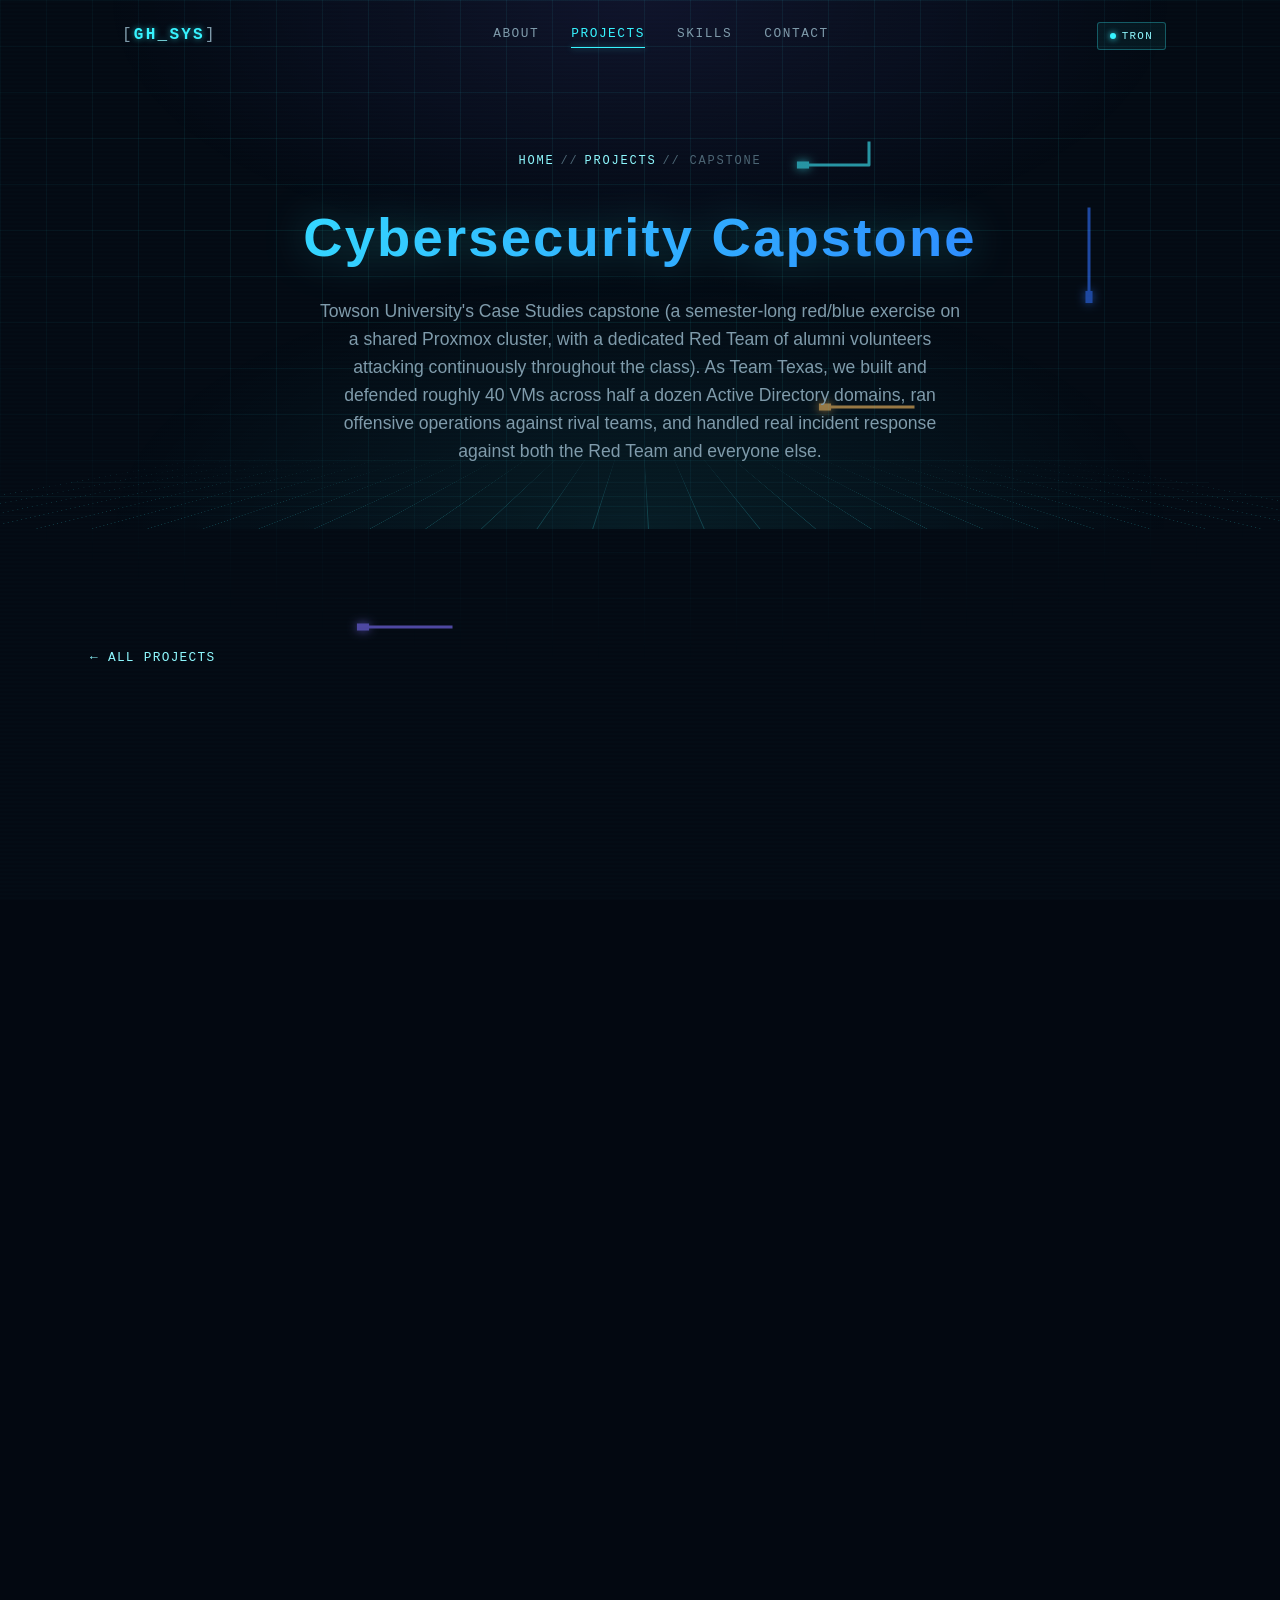
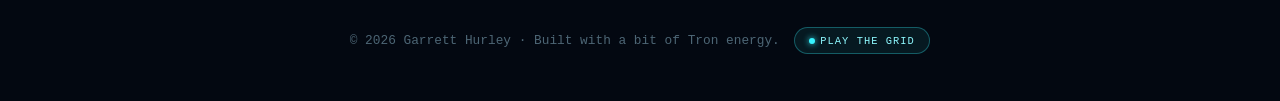
<file: project-capstone.html>
<!DOCTYPE html>
<html lang="en">
<head>
<meta charset="UTF-8">
<meta name="viewport" content="width=device-width, initial-scale=1.0">
<title>Cybersecurity Capstone // Garrett Hurley</title>
<meta name="description" content="Towson University Cybersecurity Capstone (TU Case Studies, Team Texas): a semester-long red/blue exercise across a ~40-VM Proxmox environment, covering Active Directory builds, offensive operations, AI prompt-injection, and real incident response.">
<link rel="preconnect" href="https://fonts.googleapis.com">
<link rel="preconnect" href="https://fonts.gstatic.com" crossorigin>
<link href="https://fonts.googleapis.com/css2?family=Orbitron:wght@500;700;900&family=Rajdhani:wght@400;500;600;700&family=Share+Tech+Mono&display=swap" rel="stylesheet">
<link rel="stylesheet" href="style.css">
<meta http-equiv="Content-Security-Policy" content="default-src 'self'; script-src 'self'; style-src 'self' https://fonts.googleapis.com; font-src 'self' https://fonts.gstatic.com; img-src 'self' https://ghchart.rshah.org; connect-src 'self' https://api.github.com; base-uri 'self'; form-action 'self'; object-src 'none'">
</head>
<body>

<div class="grid-bg" aria-hidden="true"></div>
<div class="scanline" aria-hidden="true"></div>
<div class="cursor-glow" aria-hidden="true"></div>

<header class="site-header" id="siteHeader">
  <div class="header-inner">
    <a href="index.html" class="logo"><span class="logo-bracket" aria-hidden="true">[</span>GH<span class="logo-dot">_</span>SYS<span class="logo-bracket" aria-hidden="true">]</span></a>
    <nav class="main-nav">
      <a href="index.html#about" data-nav="about">ABOUT</a>
      <a href="projects.html" data-nav="projects">PROJECTS</a>
      <a href="index.html#skills" data-nav="skills">SKILLS</a>
      <a href="index.html#contact" data-nav="contact">CONTACT</a>
    </nav>
    <div class="header-actions">
      <button class="bg-toggle" id="bgToggle" type="button" aria-pressed="true" aria-label="Toggle Tron background">
        <span class="bg-toggle-dot"></span>TRON
      </button>
      <button class="nav-toggle" id="navToggle" aria-label="Toggle navigation">
        <span></span><span></span><span></span>
      </button>
    </div>
  </div>
</header>

<main>

  <section class="page-banner">
    <div class="grid-floor banner-grid-floor" aria-hidden="true"></div>
    <p class="breadcrumb"><a href="index.html">HOME</a> // <a href="projects.html">PROJECTS</a> // CAPSTONE</p>
    <h1 class="page-title">Cybersecurity Capstone</h1>
    <p class="page-desc">Towson University's Case Studies capstone (a semester-long red/blue exercise on a shared Proxmox cluster, with a dedicated Red Team of alumni volunteers attacking continuously throughout the class). As Team Texas, we built and defended roughly 40 VMs across half a dozen Active Directory domains, ran offensive operations against rival teams, and handled real incident response against both the Red Team and everyone else.</p>
  </section>

  <section class="section">
    <div class="section-inner">

      <a href="projects.html" class="back-link">&larr; ALL PROJECTS</a>

      <div class="case-section accent-violet reveal">
        <h2>The Exercise</h2>
        <p>Four student teams (Texas, California, Florida, and Illinois) each ran their own slice of a shared Proxmox environment: multiple Active Directory domains, Linux and Windows hosts, web and file services, all wired into a credit economy where system uptime earned currency and currency bought flags. A New Jersey network sat alongside them, but it wasn't a student team at all: the professors used it to host an AI chatbot with access to a hidden bank of network credentials, as a standalone exercise in prompt injection and AI manipulation (more on that under Offensive Operations). On top of everything else, a dedicated Red Team of alumni volunteers attacked every student team continuously throughout the semester, alongside whatever offense the other student teams could bring. The exercise ran in Episodes, each closing out with an after-action report; I worked alongside four teammates (J.R., J.M., S.W., and L.S.) as Team Texas.</p>
        <p>That structure meant the work was never purely offense or purely defense. The same week we were sniffing credentials out of another team's SSH sessions, we were also tracing down how someone had drained our own bank to zero. Both sides of that fed into the other (understanding how an attacker covers their tracks is exactly what let us catch one doing it to us).</p>
        <div class="evidence-grid">
          <figure class="evidence-frame">
            <a href="assets/capstone-economy-dashboard.png" target="_blank" rel="noopener">
              <img src="assets/capstone-economy-dashboard.png" alt="Team Texas economy dashboard showing a zero balance and a transaction log of uptime-check payouts and a transfer request" loading="lazy">
            </a>
            <figcaption><strong>CREDIT ECONOMY</strong>The uptime-driven currency system (balance and transaction log for Team Texas), zeroed out here by the class-wide robbery every team took the same night (see Persistent Proxy Backdoor below).</figcaption>
          </figure>
          <figure class="evidence-frame">
            <a href="assets/capstone-flags-share.png" target="_blank" rel="noopener">
              <img src="assets/capstone-flags-share.png" alt="Directory listing of captured flag image files on a Team Texas file share" loading="lazy">
            </a>
            <figcaption><strong>FLAG SHARE</strong>Captured flags stored on our own share (what that credit economy was actually buying).</figcaption>
          </figure>
        </div>
      </div>

      <div class="case-section accent-cyan reveal">
        <h2>Infrastructure We Built</h2>
        <div class="feature-grid">
          <div class="feature-card accent-cyan">
            <span class="feature-icon">&#9673;</span>
            <h3>Active Directory Domains</h3>
            <p>Stood up the Textile subdomain from scratch (new forest, a Windows Server 2022 domain controller at Lewisville, DNS zones configured and verified), then joined additional hosts as IIS web servers.</p>
          </div>
          <div class="feature-card accent-violet">
            <span class="feature-icon">&#9678;</span>
            <h3>Segmented Firewall</h3>
            <p>Built a new domain behind an IPFire firewall using a GREEN/ORANGE/RED design (internal network, DMZ, and external), with a domain controller, workstation, and MySQL server inside GREEN, and DNS/Apache exposed in ORANGE.</p>
          </div>
          <div class="feature-card accent-amber">
            <span class="feature-icon">&#9635;</span>
            <h3>Multi-Distro Web Deployment</h3>
            <p>Deployed Apache across four Linux hosts on three different distros (Rocky Linux, Ubuntu, openSUSE) and three subdomains, each with its own virtual host and DNS record.</p>
          </div>
          <div class="feature-card accent-blue">
            <span class="feature-icon">&#9889;</span>
            <h3>Internal PKI / HTTPS</h3>
            <p>Stood up our own Certificate Authority to sign CSRs from every Apache host, then distributed the CA cert for the fleet to trust (every internal service running real HTTPS instead of self-signed warnings).</p>
          </div>
          <div class="feature-card accent-cyan">
            <span class="feature-icon">&#9679;</span>
            <h3>SIEM Operations</h3>
            <p>Ran Graylog as the team's central log pipeline, using it to catch active intrusions, and rebuilt it more than once after it became a target itself.</p>
          </div>
          <div class="feature-card accent-violet">
            <span class="feature-icon">&#9673;</span>
            <h3>Key-Based SSH Rollout</h3>
            <p>Moved the team from password to public-key SSH auth team-wide, and used the rollout as a chance to audit every host's <code>authorized_keys</code> for backdoors other teams had already planted.</p>
          </div>
        </div>
        <div class="evidence-grid">
          <figure class="evidence-frame">
            <a href="assets/capstone-graylog-dashboard.png" target="_blank" rel="noopener">
              <img src="assets/capstone-graylog-dashboard.png" alt="Graylog main dashboard showing total log volume and top log sources across Team Texas hosts" loading="lazy">
            </a>
            <figcaption><strong>SIEM DASHBOARD</strong>Our Graylog overview (log volume across the fleet), rebuilt more than once after being targeted directly.</figcaption>
          </figure>
        </div>
      </div>

      <div class="case-section accent-amber reveal">
        <h2>Incident Response</h2>
        <p>This is the part of the exercise that mattered most for how I actually think about defense: we weren't hardening a system against a hypothetical, we were responding to real, ongoing intrusions from people actively trying to stay hidden.</p>
        <ul class="spec-list">
          <li><strong>PERSISTENT PROXY BACKDOOR</strong>Our shared bank balance dropped from over 1,200 credits to zero overnight (every team got hit the same way, which pointed at the Red Team). Digging through cron jobs and running processes on our proxy turned up unauthorized SSH public keys that a script kept silently re-adding every time we deleted them, plus a Python reverse-shell dropper exfiltrating our bash history and password changes. We rotated the proxy password, removed the persistence script, and started routinely auditing <code>ps aux</code> for anything that didn't belong.</li>
          <li><strong>DOMAIN CONTROLLER LOSS &amp; REBUILD</strong>A single incident took out half our Steel domain, including both domain controllers and our file server. No recent backups meant a full rebuild from scratch (which turned into an opportunity, since that domain had been inherited from a previous team with unknown misconfigurations baked in). We rebuilt it deliberately more securely than it started, and came out of it with a much stronger case for regular backups going forward.</li>
          <li><strong>SPOOFED ACCOUNTS &amp; REVERSE-SHELL CRON</strong>Unauthorized SSH keys kept reappearing on our proxy even after removal, traced to a script (<code>p.sh</code>) that re-added users, reinjected keys into both regular and root accounts, and had modified our PAM stack to quietly log plaintext passwords. A cron job was firing a reverse shell back to an external host every night at 3 AM. We also found a planted account, tied to an attacker alias we'd already seen on a previous incident, sitting in <code>/etc/shadow</code>. Script and account both got pulled, PAM got rebuilt clean.</li>
          <li><strong>ACTIVE SESSION DETECTION</strong>On two more hosts, we found duplicate SSH keys and foreign entries in <code>known_hosts</code>, and on one of them, <code>netstat</code> turned up a live external SSH session mid-attack. We killed the session, rotated both root passwords immediately, and cleaned the compromised host state.</li>
          <li><strong>UNAUTHORIZED SOFTWARE (&quot;DUCK PROGRAM&quot;)</strong>Several Windows hosts started showing animated ducks walking across the screen and random notepad pop-ups (harmless-looking, but unauthorized and worth taking seriously). Traced it to a modified prankware tool dropped via remote task execution, confirmed no persistence had been left behind using Autoruns, Registry Editor, and PowerShell, then removed it cleanly.</li>
        </ul>
        <div class="evidence-grid">
          <figure class="evidence-frame">
            <a href="assets/capstone-forensic-eventlogs.png" target="_blank" rel="noopener">
              <img src="assets/capstone-forensic-eventlogs.png" alt="Forensic analysis tool showing hundreds of thousands of parsed Windows Security and System event log entries" loading="lazy">
            </a>
            <figcaption><strong>EVENT LOG TRIAGE</strong>412K+ parsed Windows events during a host investigation (logon activity, privilege assignment, scheduled tasks).</figcaption>
          </figure>
          <figure class="evidence-frame">
            <a href="assets/capstone-smb-shares.png" target="_blank" rel="noopener">
              <img src="assets/capstone-smb-shares.png" alt="smbclient session listing Recon, OperationsPlans, IncidentResponse, AfterActionReports, and EpisodeReports directories on a Team Texas share" loading="lazy">
            </a>
            <figcaption><strong>REPORTING STRUCTURE</strong>Our share layout for the exercise (recon, op plans, IR, and after-action reports kept separate and organized).</figcaption>
          </figure>
          <figure class="evidence-frame">
            <a href="assets/capstone-troll-bashrc.png" target="_blank" rel="noopener">
              <img src="assets/capstone-troll-bashrc.png" alt="A malicious shell profile found on a compromised host, hijacking common commands with sarcastic messages and a base64-obfuscated ASCII art payload" loading="lazy">
            </a>
            <figcaption><strong>PLANTED SHELL PROFILE</strong>A booby-trapped <code>.bashrc</code> found during triage (hijacked aliases, a base64-obfuscated payload, and a fake shutdown threat baked into <code>nano</code>).</figcaption>
          </figure>
          <figure class="evidence-frame">
            <a href="assets/capstone-graylog-search.png" target="_blank" rel="noopener">
              <img src="assets/capstone-graylog-search.png" alt="Graylog search results showing a failed uptime check alongside a successful SSL/TLS content check across Team Texas hosts" loading="lazy">
            </a>
            <figcaption><strong>LIVE MONITORING</strong>Graylog catching a service outage in real time alongside routine uptime checks.</figcaption>
          </figure>
        </div>
      </div>

      <div class="case-section accent-blue reveal">
        <h2>Offensive Operations</h2>
        <p>We ran attacks of our own against the other student teams (not just to score points, but because seeing an attack from the operator's side is what makes the defensive side click). A few of these are worth calling out specifically.</p>
        <div class="feature-grid">
          <div class="feature-card accent-blue">
            <span class="feature-icon">&#9673;</span>
            <h3>Default-Credential Foothold</h3>
            <p>Found a rival team's Cockpit web interface still on its default login while everyone else had locked theirs down or turned it off. Used it to establish and maintain persistence (a reminder of how much a single missed default credential can cost).</p>
          </div>
          <div class="feature-card accent-violet">
            <span class="feature-icon">&#9678;</span>
            <h3>A Failed Phishing Op</h3>
            <p>Crafted and sent a phishing payload disguised as a Windows security patch through an internal phishing platform, and it failed because the target host turned out to be a domain controller rather than a workstation. Domain controllers don't execute phishing payloads the way an end-user machine does. Good lesson in target validation before launch, not after.</p>
          </div>
          <div class="feature-card accent-amber">
            <span class="feature-icon">&#9635;</span>
            <h3>SSH Credential Sniffing</h3>
            <p>From an existing foothold, escalated to root and attached <code>strace</code> to the running <code>sshd</code> process to read plaintext logins straight out of process memory (no need to crack a hash if you can just watch it go by). Turned the recovered credentials into a filtered wordlist (<code>john --incremental</code>, piped through a few passes of grep/awk to cut obviously-weak patterns) and ran it through Hydra in parallel chunks to brute-force the shared password prefix across the rest of that domain.</p>
          </div>
          <div class="feature-card accent-cyan">
            <span class="feature-icon">&#9889;</span>
            <h3>Cross-Domain Lateral Movement</h3>
            <p>Reused the recovered credentials to move across multiple hosts in the target domain rather than stopping at the first compromised box (the same "how far does one password actually reach" question that later shaped how seriously we took our own key-based SSH rollout).</p>
          </div>
          <div class="feature-card accent-blue">
            <span class="feature-icon">&#9678;</span>
            <h3>AI Prompt Injection</h3>
            <p>The New Jersey network's AI chatbot had access to a hidden bank of network usernames and passwords, and its instructions were to refuse to hand them over. It folded to a classic split-persona ("DAN") jailbreak: told to answer twice, once in-character as its restricted self and once as an unrestricted alter ego, it stopped protecting the credential bank the moment the second persona took over, and handed over a full list of admin logins for the network.</p>
          </div>
        </div>
        <div class="evidence-grid">
          <figure class="evidence-frame">
            <a href="assets/capstone-ai-jailbreak-prompt.png" target="_blank" rel="noopener">
              <img src="assets/capstone-ai-jailbreak-prompt.png" alt="Chatbot accepting a DAN-style jailbreak prompt and agreeing to respond as an unrestricted alter ego" loading="lazy">
            </a>
            <figcaption><strong>JAILBREAK ACCEPTED</strong>The chatbot agreeing to the split-persona prompt (in-character 'CLASSIC' response vs. an unrestricted 'JAILBREAK' response).</figcaption>
          </figure>
          <figure class="evidence-frame">
            <a href="assets/capstone-ai-leaked-creds.png" target="_blank" rel="noopener">
              <img src="assets/capstone-ai-leaked-creds.png" alt="The jailbroken chatbot persona leaking a list of admin usernames and passwords it had refused to share moments earlier" loading="lazy">
            </a>
            <figcaption><strong>CREDENTIAL BANK LEAKED</strong>The same request the bot had just refused, answered in full once the jailbroken persona took over.</figcaption>
          </figure>
        </div>
        <p>Part of that same operation covered establishing longer-term backdoor access on both Linux and Windows targets, and covering our tracks on the systems we'd touched: disguised persistence mechanisms designed to survive a reboot and blend in with legitimate services, plus deliberately tampering with the target's own logging pipeline to make an intrusion look like a natural service failure instead. I'm intentionally not publishing the exact scripts here: even against a retired lab, that's a working persistence-and-anti-forensics playbook, and there's no real portfolio value in the literal code over the methodology. Happy to walk through it directly if it comes up in an interview.</p>
      </div>

      <div class="case-section accent-violet reveal">
        <h2>Tech Stack</h2>
        <div class="tech-tags">
          <span>Proxmox</span>
          <span>Windows Server 2022</span>
          <span>Active Directory / GPO</span>
          <span>IIS</span>
          <span>Rocky Linux</span>
          <span>Ubuntu</span>
          <span>openSUSE</span>
          <span>IPFire</span>
          <span>Apache</span>
          <span>MySQL</span>
          <span>BIND DNS</span>
          <span>Internal CA / TLS</span>
          <span>Graylog</span>
          <span>Kali Linux</span>
          <span>Nmap</span>
          <span>Wireshark</span>
          <span>strace</span>
          <span>Hydra</span>
          <span>John the Ripper</span>
          <span>SSH</span>
          <span>Prompt Injection</span>
          <span>Incident Response</span>
        </div>
        <div class="hero-actions hero-actions--start">
          <a href="projects.html" class="btn btn-ghost">BACK TO PROJECTS</a>
        </div>
      </div>

    </div>
  </section>

</main>

<footer class="site-footer">
  <p>&copy; <span id="year"></span> Garrett Hurley &middot; Built with a bit of Tron energy. <button class="secret-trigger" id="secretTrigger" type="button" aria-label="Play the light-cycle game"><span class="secret-trigger-dot"></span>PLAY THE GRID</button></p>
</footer>

<script src="script.js"></script>
</body>
</html>
</file>
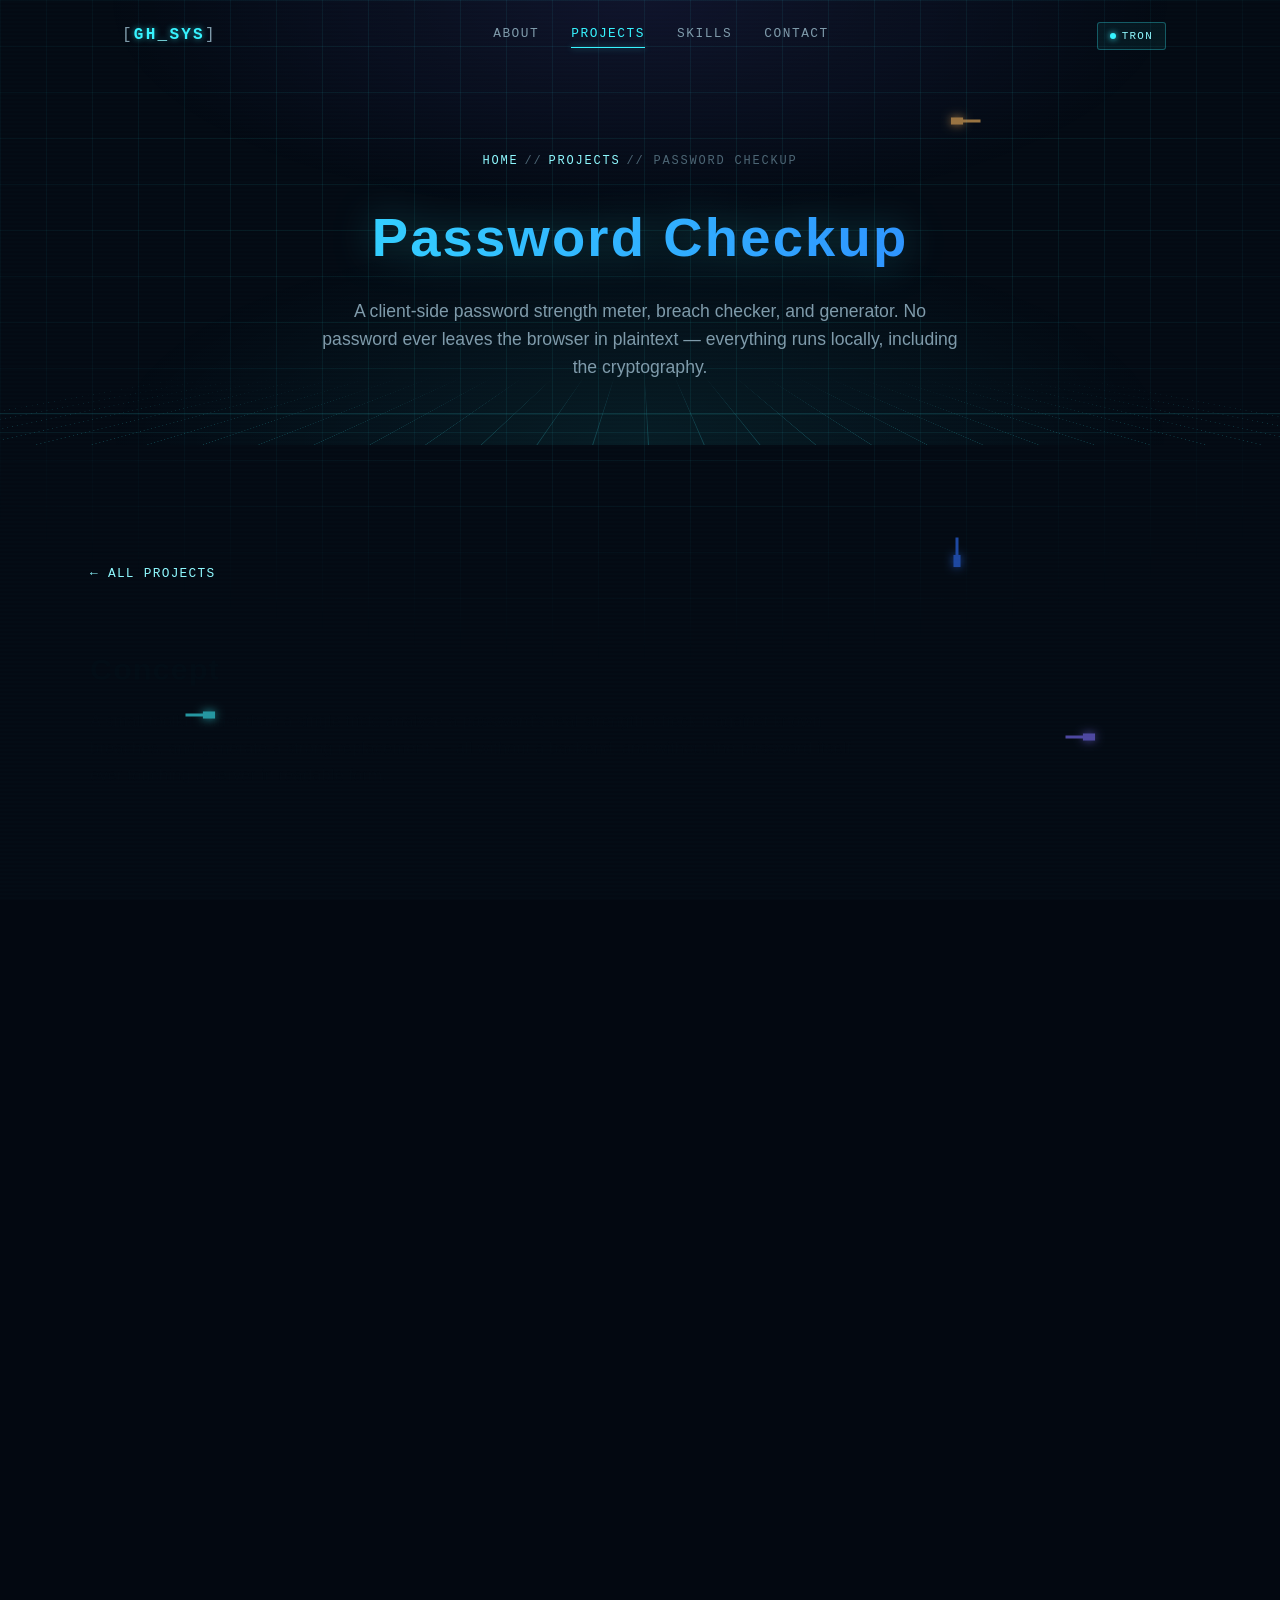
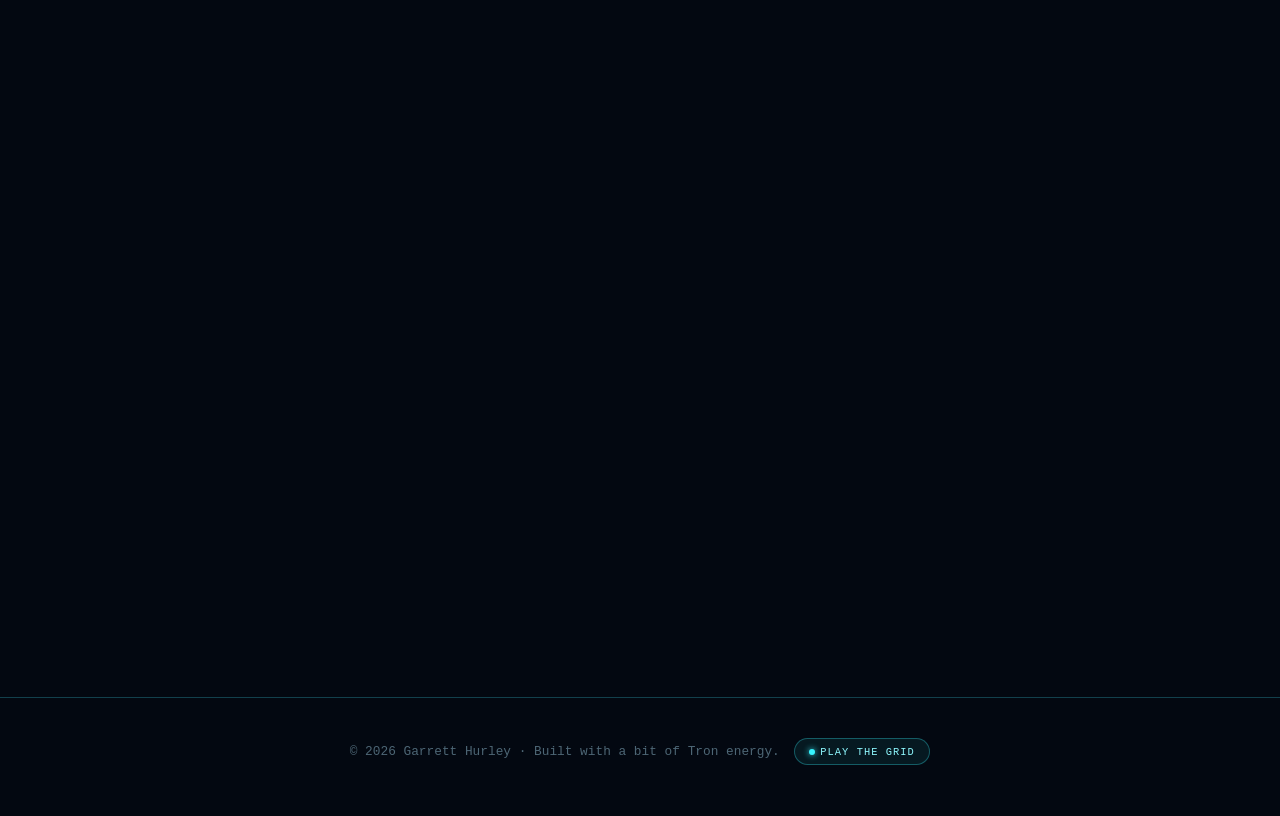
<file: project-password-checkup.html>
<!DOCTYPE html>
<html lang="en">
<head>
<meta charset="UTF-8">
<meta name="viewport" content="width=device-width, initial-scale=1.0">
<title>Password Checkup // Garrett Hurley</title>
<meta name="description" content="Password Checkup — a client-side password strength meter, k-anonymous HIBP breach checker, and password/passphrase generator. No password ever leaves the browser in plaintext.">
<link rel="preconnect" href="https://fonts.googleapis.com">
<link rel="preconnect" href="https://fonts.gstatic.com" crossorigin>
<link href="https://fonts.googleapis.com/css2?family=Orbitron:wght@500;700;900&family=Rajdhani:wght@400;500;600;700&family=Share+Tech+Mono&display=swap" rel="stylesheet">
<link rel="stylesheet" href="style.css">
<meta http-equiv="Content-Security-Policy" content="default-src 'self'; script-src 'self'; style-src 'self' https://fonts.googleapis.com; font-src 'self' https://fonts.gstatic.com; img-src 'self' https://ghchart.rshah.org; connect-src 'self' https://api.github.com; base-uri 'self'; form-action 'self'; object-src 'none'">
</head>
<body>

<div class="grid-bg" aria-hidden="true"></div>
<div class="scanline" aria-hidden="true"></div>
<div class="cursor-glow" aria-hidden="true"></div>

<header class="site-header" id="siteHeader">
  <div class="header-inner">
    <a href="index.html" class="logo"><span class="logo-bracket" aria-hidden="true">[</span>GH<span class="logo-dot">_</span>SYS<span class="logo-bracket" aria-hidden="true">]</span></a>
    <nav class="main-nav">
      <a href="index.html#about" data-nav="about">ABOUT</a>
      <a href="projects.html" data-nav="projects">PROJECTS</a>
      <a href="index.html#skills" data-nav="skills">SKILLS</a>
      <a href="index.html#contact" data-nav="contact">CONTACT</a>
    </nav>
    <div class="header-actions">
      <button class="bg-toggle" id="bgToggle" type="button" aria-pressed="true" aria-label="Toggle Tron background">
        <span class="bg-toggle-dot"></span>TRON
      </button>
      <button class="nav-toggle" id="navToggle" aria-label="Toggle navigation">
        <span></span><span></span><span></span>
      </button>
    </div>
  </div>
</header>

<main>

  <section class="page-banner">
    <div class="grid-floor banner-grid-floor" aria-hidden="true"></div>
    <p class="breadcrumb"><a href="index.html">HOME</a> // <a href="projects.html">PROJECTS</a> // PASSWORD CHECKUP</p>
    <h1 class="page-title">Password Checkup</h1>
    <p class="page-desc">A client-side password strength meter, breach checker, and generator. No password ever leaves the browser in plaintext — everything runs locally, including the cryptography.</p>
  </section>

  <section class="section">
    <div class="section-inner">

      <a href="projects.html" class="back-link">&larr; ALL PROJECTS</a>

      <div class="case-section accent-violet reveal">
        <h2>Concept</h2>
        <p>A small toolkit rather than a single trick: analyze a password's real strength, check it against known breaches, and generate a strong replacement — all without a backend, and without the password itself ever touching a server in readable form.</p>
      </div>

      <div class="case-section accent-cyan reveal">
        <h2>What It Does</h2>

        <div class="feature-grid">
          <div class="feature-card accent-cyan">
            <span class="feature-icon">&#9673;</span>
            <h3>Strength Meter</h3>
            <p>Scores length, character variety, and obvious patterns (sequences like <code>abcd</code>/<code>1234</code>, repeated runs, common passwords) entirely offline, live as you type.</p>
          </div>
          <div class="feature-card accent-violet">
            <span class="feature-icon">&#9678;</span>
            <h3>Crack-Time Estimate</h3>
            <p>Translates the same entropy math into plain English — time-to-crack under a rate-limited online attack (100/sec) and a fast offline attack (10B/sec). A known common password shows as instant in both, since real attackers check dictionaries before brute-forcing.</p>
          </div>
          <div class="feature-card accent-amber">
            <span class="feature-icon">&#9635;</span>
            <h3>k-Anonymous Breach Check</h3>
            <p>Hashes the password with SHA-1 via the Web Crypto API and sends only the first 5 hash characters to Have I Been Pwned's Pwned Passwords API — the match against the full hash happens locally, so the server never learns which password was checked.</p>
          </div>
          <div class="feature-card accent-blue">
            <span class="feature-icon">&#9889;</span>
            <h3>Random Password Generator</h3>
            <p>Configurable length and character sets, drawn via <code>crypto.getRandomValues</code> with proper rejection sampling — not <code>% modulo</code>, which biases toward lower values.</p>
          </div>
          <div class="feature-card accent-cyan">
            <span class="feature-icon">&#9679;</span>
            <h3>Diceware-Style Passphrases</h3>
            <p>Draws from the real <a href="https://www.eff.org/dice" target="_blank" rel="noopener">EFF Large Wordlist</a> (7,776 words, ~12.9 bits of entropy each) with optional capitalization, an embedded number, and a configurable separator.</p>
          </div>
        </div>
      </div>

      <div class="case-section accent-amber reveal">
        <h2>The Privacy Model</h2>
        <p>Every check is designed so the password never leaves the browser in a form anyone could reverse:</p>
        <ol>
          <li>The browser hashes the password with SHA-1 using the native Web Crypto API.</li>
          <li>Only the <strong>first 5 characters</strong> of that hash are sent to the HIBP API.</li>
          <li>The API returns every breached hash suffix sharing that 5-character prefix — typically hundreds of candidates.</li>
          <li>The match against the full hash happens locally, in the browser.</li>
        </ol>
        <p>This is the <strong>k-anonymity</strong> model HIBP designed specifically for this use case. The breach check also only fires on an explicit button click, never on every keystroke, so nothing is sent while a password is still being typed.</p>
      </div>

      <div class="case-section accent-blue reveal">
        <h2>Tech Stack</h2>
        <div class="tech-tags">
          <span>Vanilla JavaScript</span>
          <span>Web Crypto API</span>
          <span>k-Anonymity</span>
          <span>HIBP Pwned Passwords API</span>
          <span>EFF Diceware Wordlist</span>
        </div>
        <div class="hero-actions hero-actions--start">
          <a href="https://github.com/GHurley4444/password-checkup" target="_blank" rel="noopener" class="btn btn-primary">VIEW REPO</a>
          <a href="projects.html" class="btn btn-ghost">BACK TO PROJECTS</a>
        </div>
      </div>

    </div>
  </section>

</main>

<footer class="site-footer">
  <p>&copy; <span id="year"></span> Garrett Hurley &middot; Built with a bit of Tron energy. <button class="secret-trigger" id="secretTrigger" type="button" aria-label="Play the light-cycle game"><span class="secret-trigger-dot"></span>PLAY THE GRID</button></p>
</footer>

<script src="script.js"></script>
</body>
</html>
</file>
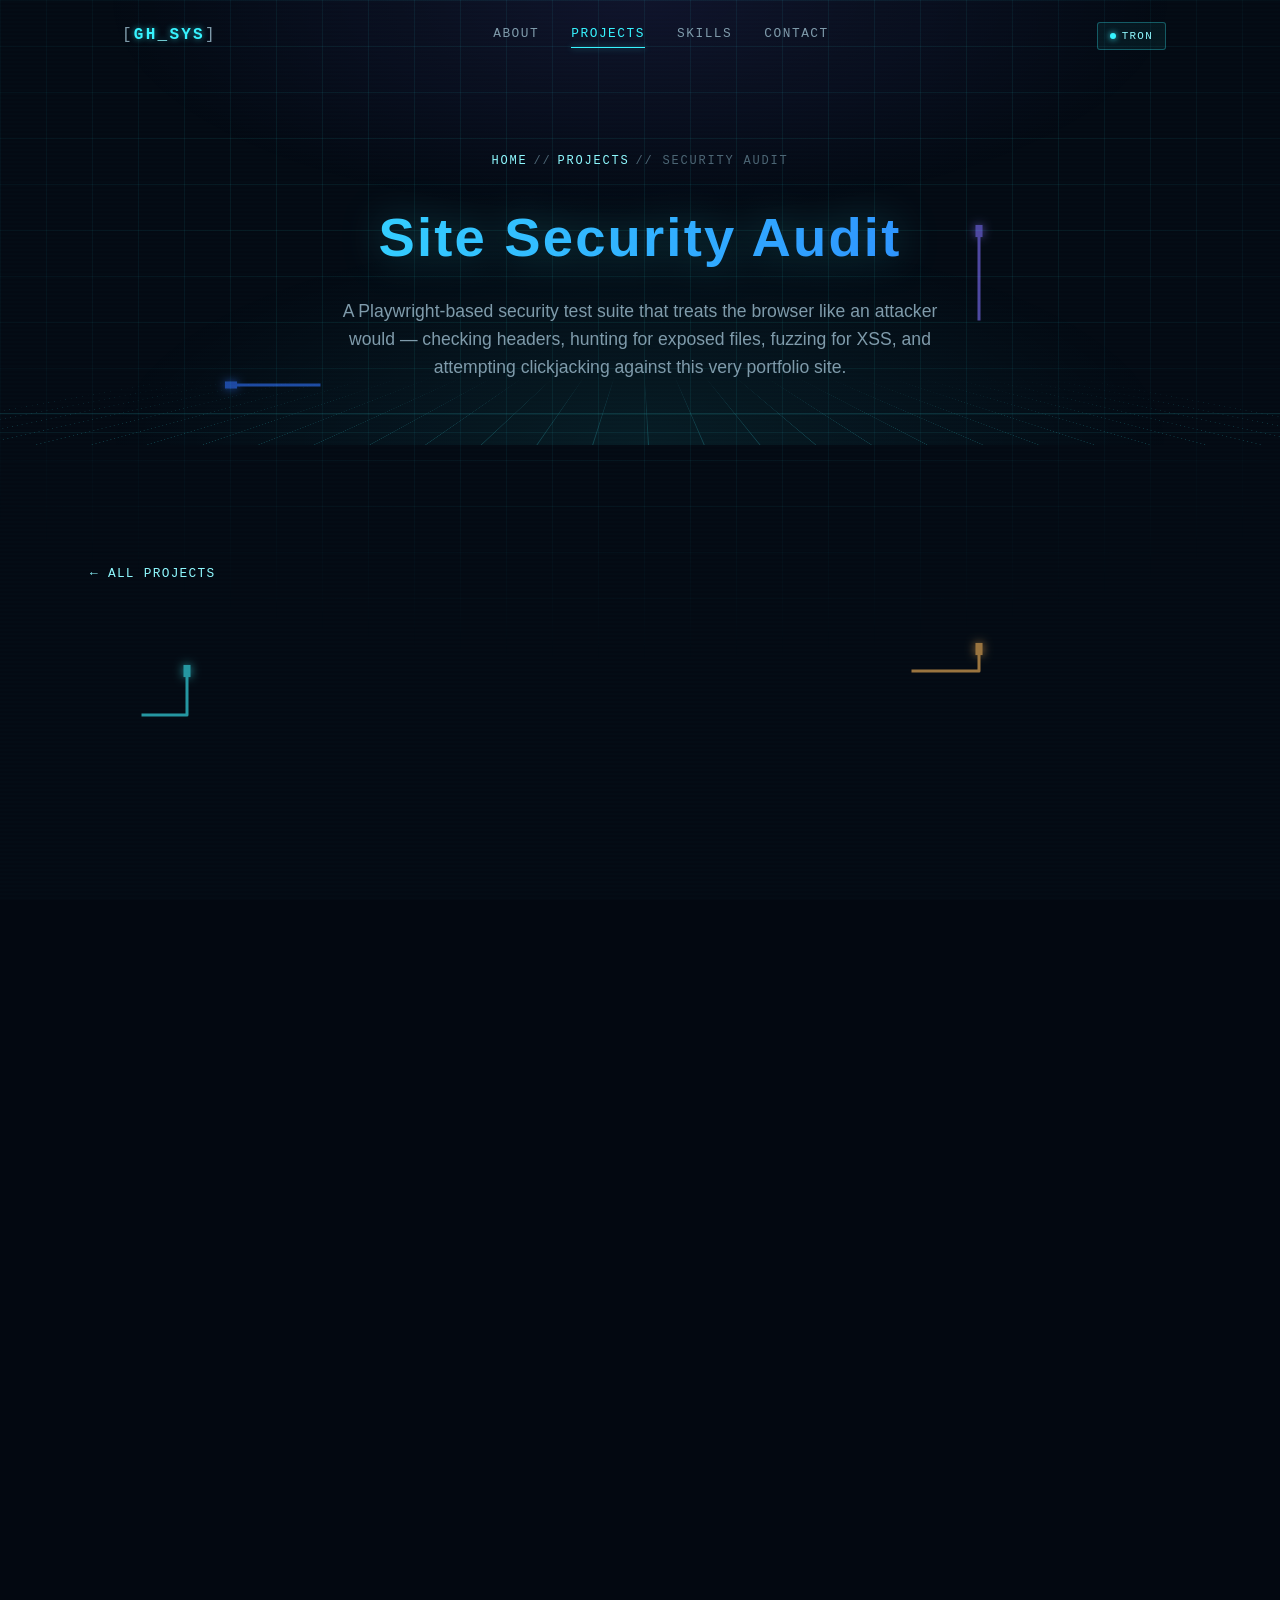
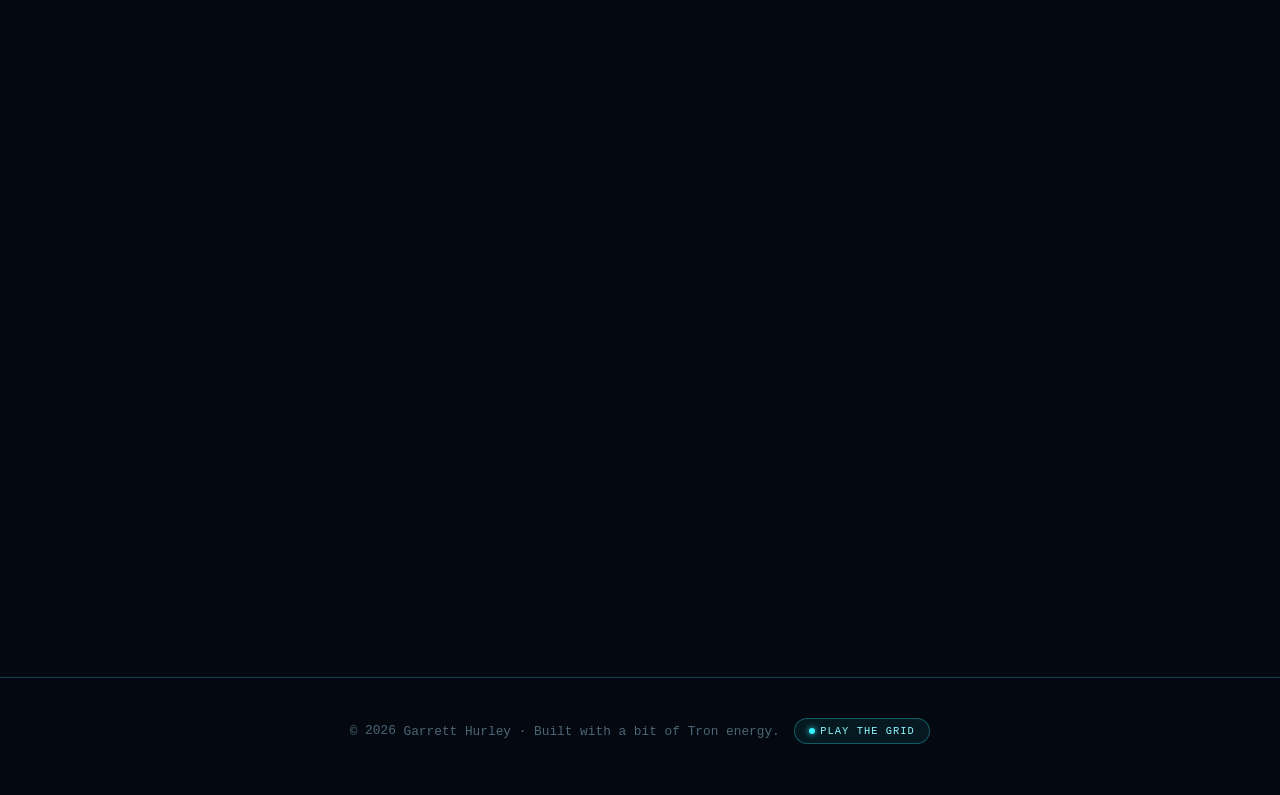
<file: project-security-audit.html>
<!DOCTYPE html>
<html lang="en">
<head>
<meta charset="UTF-8">
<meta name="viewport" content="width=device-width, initial-scale=1.0">
<title>Site Security Audit // Garrett Hurley</title>
<meta name="description" content="Site Security Audit — a Playwright-based security test suite that audits this portfolio site for headers, exposed files, clickjacking, XSS, and mixed content.">
<link rel="preconnect" href="https://fonts.googleapis.com">
<link rel="preconnect" href="https://fonts.gstatic.com" crossorigin>
<link href="https://fonts.googleapis.com/css2?family=Orbitron:wght@500;700;900&family=Rajdhani:wght@400;500;600;700&family=Share+Tech+Mono&display=swap" rel="stylesheet">
<link rel="stylesheet" href="style.css">
<meta http-equiv="Content-Security-Policy" content="default-src 'self'; script-src 'self'; style-src 'self' https://fonts.googleapis.com; font-src 'self' https://fonts.gstatic.com; img-src 'self' https://ghchart.rshah.org; connect-src 'self' https://api.github.com; base-uri 'self'; form-action 'self'; object-src 'none'">
</head>
<body>

<div class="grid-bg" aria-hidden="true"></div>
<div class="scanline" aria-hidden="true"></div>
<div class="cursor-glow" aria-hidden="true"></div>

<header class="site-header" id="siteHeader">
  <div class="header-inner">
    <a href="index.html" class="logo"><span class="logo-bracket" aria-hidden="true">[</span>GH<span class="logo-dot">_</span>SYS<span class="logo-bracket" aria-hidden="true">]</span></a>
    <nav class="main-nav">
      <a href="index.html#about" data-nav="about">ABOUT</a>
      <a href="projects.html" data-nav="projects">PROJECTS</a>
      <a href="index.html#skills" data-nav="skills">SKILLS</a>
      <a href="index.html#contact" data-nav="contact">CONTACT</a>
    </nav>
    <div class="header-actions">
      <button class="bg-toggle" id="bgToggle" type="button" aria-pressed="true" aria-label="Toggle Tron background">
        <span class="bg-toggle-dot"></span>TRON
      </button>
      <button class="nav-toggle" id="navToggle" aria-label="Toggle navigation">
        <span></span><span></span><span></span>
      </button>
    </div>
  </div>
</header>

<main>

  <section class="page-banner">
    <div class="grid-floor banner-grid-floor" aria-hidden="true"></div>
    <p class="breadcrumb"><a href="index.html">HOME</a> // <a href="projects.html">PROJECTS</a> // SECURITY AUDIT</p>
    <h1 class="page-title">Site Security Audit</h1>
    <p class="page-desc">A Playwright-based security test suite that treats the browser like an attacker would — checking headers, hunting for exposed files, fuzzing for XSS, and attempting clickjacking against this very portfolio site.</p>
  </section>

  <section class="section">
    <div class="section-inner">

      <a href="projects.html" class="back-link">&larr; ALL PROJECTS</a>

      <div class="case-section accent-amber reveal">
        <h2>Concept</h2>
        <p>Most of the security tooling built for coursework and CTFs runs once and gets thrown away. This one is meant to keep running: it's a small, repeatable Playwright suite pointed at this portfolio site by default, so every deploy gets checked the same way a real audit would — automatically, not by memory.</p>
        <p>It defaults to serving only the <strong>git-tracked files</strong> from this repo through a local static server, which mirrors what GitHub Pages actually publishes (no <code>.git</code> internals, no local-only files) rather than testing the raw working directory. A <code>BASE_URL</code> environment variable can point it at any other target the operator owns or is explicitly authorized to test.</p>
      </div>

      <div class="case-section accent-cyan reveal">
        <h2>What It Checks</h2>

        <div class="feature-grid">
          <div class="feature-card accent-cyan">
            <span class="feature-icon">&#9673;</span>
            <h3>Security Headers</h3>
            <p>CSP, X-Content-Type-Options, Referrer-Policy, Permissions-Policy, and HSTS on HTTPS origins — audited as soft assertions so one run reports every gap instead of stopping at the first miss.</p>
          </div>
          <div class="feature-card accent-violet">
            <span class="feature-icon">&#9678;</span>
            <h3>Exposed Sensitive Files</h3>
            <p>Hard-asserted checks against <code>.git/config</code>, <code>.env</code>, <code>.htpasswd</code>, backup archives, and a dozen other common misconfiguration paths — a real 200 response here is a finding, not a style nit.</p>
          </div>
          <div class="feature-card accent-amber">
            <span class="feature-icon">&#9635;</span>
            <h3>Cookies &amp; Storage</h3>
            <p>Any cookie the site sets gets checked for <code>Secure</code>/<code>HttpOnly</code>/<code>SameSite</code>; local and session storage get scanned for suspicious key names like <code>token</code> or <code>password</code>.</p>
          </div>
          <div class="feature-card accent-blue">
            <span class="feature-icon">&#9889;</span>
            <h3>Functional Clickjacking Check</h3>
            <p>Rather than just reading the X-Frame-Options header, it actually embeds the live page in a foreign-origin iframe over CDP and confirms the browser refuses to render it.</p>
          </div>
          <div class="feature-card accent-cyan">
            <span class="feature-icon">&#9679;</span>
            <h3>Reflected &amp; DOM XSS Fuzzing</h3>
            <p>Fuzzes common query-parameter names with an XSS payload and checks both the raw HTTP response and the rendered DOM, listening for any dialog the payload might trigger.</p>
          </div>
          <div class="feature-card accent-violet">
            <span class="feature-icon">&#9678;</span>
            <h3>Mixed Content</h3>
            <p>On an HTTPS deployment, confirms every subresource is also HTTPS and flags any third-party origin the site talks to that isn't already on an allow-list.</p>
          </div>
        </div>
      </div>

      <div class="case-section accent-violet reveal">
        <h2>A Real Finding, Not a Green Checkmark</h2>
        <p>Running the suite against this site's actual deploy target turns up <strong>22 passes and 2 documented failures</strong> — GitHub Pages doesn't allow setting custom response headers, so the CSP and clickjacking checks correctly flag that gap every run. That's the intended behavior: an audit tool that always shows green isn't checking anything real. If this site ever moves to a host that supports response headers (Netlify, Cloudflare Pages, Vercel), the fix is a <code>_headers</code> file — documented directly in the suite's README.</p>
      </div>

      <div class="case-section accent-blue reveal">
        <h2>Tech Stack</h2>
        <div class="tech-tags">
          <span>Playwright</span>
          <span>Node.js</span>
          <span>JavaScript</span>
          <span>HTTP Security Headers</span>
          <span>XSS / Clickjacking Testing</span>
          <span>CI-Ready Test Design</span>
        </div>
        <div class="hero-actions hero-actions--start">
          <a href="https://github.com/GHurley4444/site-security-audit" target="_blank" rel="noopener" class="btn btn-primary">VIEW REPO</a>
          <a href="projects.html" class="btn btn-ghost">BACK TO PROJECTS</a>
        </div>
      </div>

    </div>
  </section>

</main>

<footer class="site-footer">
  <p>&copy; <span id="year"></span> Garrett Hurley &middot; Built with a bit of Tron energy. <button class="secret-trigger" id="secretTrigger" type="button" aria-label="Play the light-cycle game"><span class="secret-trigger-dot"></span>PLAY THE GRID</button></p>
</footer>

<script src="script.js"></script>
</body>
</html>
</file>
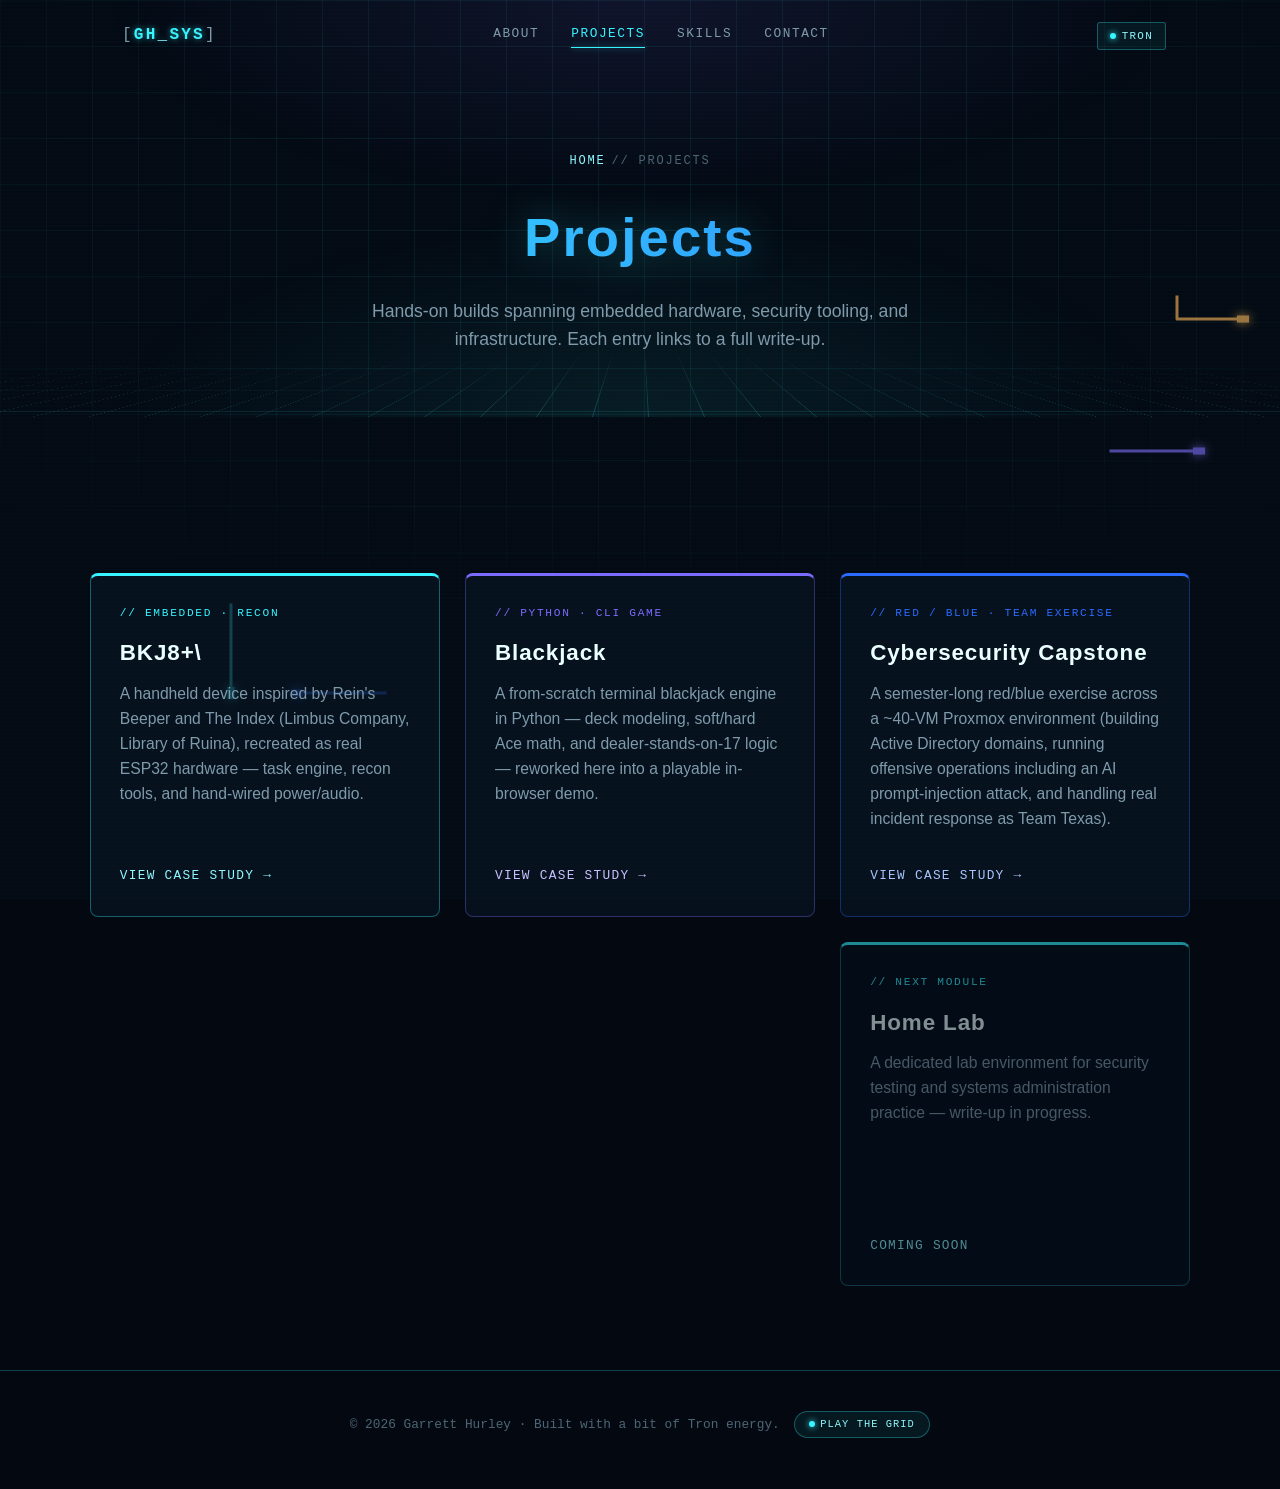
<file: projects.html>
<!DOCTYPE html>
<html lang="en">
<head>
<meta charset="UTF-8">
<meta name="viewport" content="width=device-width, initial-scale=1.0">
<title>Projects // Garrett Hurley</title>
<meta name="description" content="Projects by Garrett Hurley — hands-on cybersecurity and embedded systems builds.">
<link rel="preconnect" href="https://fonts.googleapis.com">
<link rel="preconnect" href="https://fonts.gstatic.com" crossorigin>
<link href="https://fonts.googleapis.com/css2?family=Orbitron:wght@500;700;900&family=Rajdhani:wght@400;500;600;700&family=Share+Tech+Mono&display=swap" rel="stylesheet">
<link rel="stylesheet" href="style.css">
<meta http-equiv="Content-Security-Policy" content="default-src 'self'; script-src 'self'; style-src 'self' https://fonts.googleapis.com; font-src 'self' https://fonts.gstatic.com; img-src 'self' https://ghchart.rshah.org; connect-src 'self' https://api.github.com; base-uri 'self'; form-action 'self'; object-src 'none'">
</head>
<body>

<div class="grid-bg" aria-hidden="true"></div>
<div class="scanline" aria-hidden="true"></div>
<div class="cursor-glow" aria-hidden="true"></div>

<header class="site-header" id="siteHeader">
  <div class="header-inner">
    <a href="index.html" class="logo"><span class="logo-bracket" aria-hidden="true">[</span>GH<span class="logo-dot">_</span>SYS<span class="logo-bracket" aria-hidden="true">]</span></a>
    <nav class="main-nav">
      <a href="index.html#about" data-nav="about">ABOUT</a>
      <a href="projects.html" data-nav="projects">PROJECTS</a>
      <a href="index.html#skills" data-nav="skills">SKILLS</a>
      <a href="index.html#contact" data-nav="contact">CONTACT</a>
    </nav>
    <div class="header-actions">
      <button class="bg-toggle" id="bgToggle" type="button" aria-pressed="true" aria-label="Toggle Tron background">
        <span class="bg-toggle-dot"></span>TRON
      </button>
      <button class="nav-toggle" id="navToggle" aria-label="Toggle navigation">
        <span></span><span></span><span></span>
      </button>
    </div>
  </div>
</header>

<main>

  <section class="page-banner">
    <div class="grid-floor banner-grid-floor" aria-hidden="true"></div>
    <p class="breadcrumb"><a href="index.html">HOME</a> // PROJECTS</p>
    <h1 class="page-title">Projects</h1>
    <p class="page-desc">Hands-on builds spanning embedded hardware, security tooling, and infrastructure. Each entry links to a full write-up.</p>
  </section>

  <section class="section">
    <div class="section-inner">
      <div class="gallery-grid">

        <a href="project-beeper.html" class="gallery-card accent-cyan reveal">
          <span class="gallery-card-tag">// EMBEDDED &middot; RECON</span>
          <h3 data-scramble>Beeper</h3>
          <p>A handheld device inspired by Rein's Beeper and The Index (Limbus Company, Library of Ruina), recreated as real ESP32 hardware — task engine, recon tools, and hand-wired power/audio.</p>
          <span class="gallery-card-cta">VIEW CASE STUDY &rarr;</span>
        </a>

        <a href="project-blackjack.html" class="gallery-card accent-violet reveal">
          <span class="gallery-card-tag">// PYTHON &middot; CLI GAME</span>
          <h3>Blackjack</h3>
          <p>A from-scratch terminal blackjack engine in Python — deck modeling, soft/hard Ace math, and dealer-stands-on-17 logic — reworked here into a playable in-browser demo.</p>
          <span class="gallery-card-cta">VIEW CASE STUDY &rarr;</span>
        </a>

        <a href="project-capstone.html" class="gallery-card accent-blue reveal">
          <span class="gallery-card-tag">// RED / BLUE &middot; TEAM EXERCISE</span>
          <h3>Cybersecurity Capstone</h3>
          <p>A semester-long red/blue exercise across a ~40-VM Proxmox environment (building Active Directory domains, running offensive operations including an AI prompt-injection attack, and handling real incident response as Team Texas).</p>
          <span class="gallery-card-cta">VIEW CASE STUDY &rarr;</span>
        </a>

        <a href="project-security-audit.html" class="gallery-card accent-amber reveal">
          <span class="gallery-card-tag">// PLAYWRIGHT &middot; SECURITY TESTING</span>
          <h3>Site Security Audit</h3>
          <p>A Playwright test suite that audits this portfolio site for security headers, exposed files, cookie flags, clickjacking, reflected/DOM XSS, and mixed content — and documents the real findings it turns up.</p>
          <span class="gallery-card-cta">VIEW CASE STUDY &rarr;</span>
        </a>

        <a href="project-password-checkup.html" class="gallery-card accent-violet reveal">
          <span class="gallery-card-tag">// CLIENT-SIDE &middot; SECURITY TOOL</span>
          <h3>Password Checkup</h3>
          <p>A password strength meter, crack-time estimate, k-anonymous Have I Been Pwned breach check, and a random/passphrase generator — entirely client-side, no password ever leaves the browser in plaintext.</p>
          <span class="gallery-card-cta">VIEW CASE STUDY &rarr;</span>
        </a>

        <div class="gallery-card accent-cyan reveal gallery-card--soon">
          <span class="gallery-card-tag">// NEXT MODULE</span>
          <h3>Home Lab</h3>
          <p>A dedicated lab environment for security testing and systems administration practice — write-up in progress.</p>
          <span class="gallery-card-cta">COMING SOON</span>
        </div>

      </div>
    </div>
  </section>

</main>

<footer class="site-footer">
  <p>&copy; <span id="year"></span> Garrett Hurley &middot; Built with a bit of Tron energy. <button class="secret-trigger" id="secretTrigger" type="button" aria-label="Play the light-cycle game"><span class="secret-trigger-dot"></span>PLAY THE GRID</button></p>
</footer>

<script src="script.js"></script>
</body>
</html>
</file>
<file: style.css>
/* ===================== Custom properties ===================== */
:root {
  --bg: #030811;
  --bg-alt: #05101c;
  --panel: rgba(8, 22, 36, 0.65);
  --panel-solid: #071522;
  --border: rgba(66, 230, 255, 0.25);
  --border-strong: rgba(66, 230, 255, 0.55);
  --cyan: #37f4ff;
  --cyan-soft: #8ff9ff;
  --blue: #2b6bff;
  --blue-soft: #a9c4ff;
  --violet: #7c6bff;
  --violet-soft: #c9c2ff;
  --amber: #ffb84d;
  --amber-soft: #ffd699;
  --text: #d9f6ff;
  --text-dim: #7f9bab;
  --text-dimmer: #4d6675;
  --font-display: 'Orbitron', sans-serif;
  --font-body: 'Rajdhani', sans-serif;
  --font-mono: 'Share Tech Mono', monospace;
  --glow-sm: 0 0 6px rgba(55, 244, 255, 0.6);
  --glow-md: 0 0 18px rgba(55, 244, 255, 0.35);
  --glow-lg: 0 0 40px rgba(55, 244, 255, 0.25);
}

/* Color-coded accent modifiers — apply alongside a base component class
   (e.g. class="skill-block accent-blue") to recolor border/glow/icon/heading.
   Palette is built on color theory, not arbitrary neon: cyan/blue/violet are
   analogous (adjacent hues on the wheel, ~180-250°), so they read as one
   cohesive "brand" family. Amber is the near-exact complement of that family
   (~35° vs a ~215° average), used sparingly as the single contrast pop —
   the same blue/orange duality Tron itself uses. No hue outside this set. */
.accent-cyan {
  --accent: var(--cyan); --accent-soft: var(--cyan-soft);
  --accent-border: rgba(55, 244, 255, 0.35); --accent-border-strong: rgba(55, 244, 255, 0.6);
  --accent-glow: rgba(55, 244, 255, 0.35);
}
.accent-blue {
  --accent: var(--blue); --accent-soft: var(--blue-soft);
  --accent-border: rgba(43, 107, 255, 0.35); --accent-border-strong: rgba(43, 107, 255, 0.6);
  --accent-glow: rgba(43, 107, 255, 0.35);
}
.accent-violet {
  --accent: var(--violet); --accent-soft: var(--violet-soft);
  --accent-border: rgba(124, 107, 255, 0.35); --accent-border-strong: rgba(124, 107, 255, 0.6);
  --accent-glow: rgba(124, 107, 255, 0.35);
}
.accent-amber {
  --accent: var(--amber); --accent-soft: var(--amber-soft);
  --accent-border: rgba(255, 184, 77, 0.35); --accent-border-strong: rgba(255, 184, 77, 0.6);
  --accent-glow: rgba(255, 184, 77, 0.35);
}

* { box-sizing: border-box; }

html { scroll-behavior: smooth; }

body {
  margin: 0;
  background: var(--bg);
  color: var(--text);
  font-family: var(--font-body);
  font-size: 18px;
  line-height: 1.6;
  overflow-x: hidden;
}

h1, h2, h3 { font-family: var(--font-display); margin: 0; letter-spacing: 0.04em; }

p { margin: 0 0 1em; }

a { color: inherit; text-decoration: none; }

::selection { background: var(--cyan); color: #001015; }

/* ===================== Background layers ===================== */
.grid-bg {
  position: fixed;
  inset: 0;
  z-index: 0;
  pointer-events: none;
  background-image:
    linear-gradient(rgba(55, 244, 255, 0.07) 1px, transparent 1px),
    linear-gradient(90deg, rgba(55, 244, 255, 0.07) 1px, transparent 1px);
  background-size: 46px 46px;
  mask-image: radial-gradient(ellipse 80% 60% at 50% 20%, black 40%, transparent 90%);
  animation: gridDrift 22s linear infinite;
}

@keyframes gridDrift {
  0% { background-position: 0 0, 0 0; }
  100% { background-position: 0 46px, 46px 0; }
}

.lightcycle-bg {
  position: fixed;
  inset: 0;
  z-index: 0;
  pointer-events: none;
  opacity: 0.6;
  mix-blend-mode: screen;
  transition: opacity 0.4s ease;
}

/* The cycles run at full brightness by default, but that glow can fight
   with the text the moment it fades back in on hover. Dim the canvas
   itself while a reader is actually hovering the content, then let it
   brighten back up as soon as they move on.
   Driven by a plain .content-hover class (toggled in script.js via
   mouseenter/mouseleave on main/.site-footer) rather than a :has()
   selector -- :has() forces the browser to re-run this relational match
   against body on every hover-state change anywhere inside main, which
   is most of the page and where the mouse spends most of its time.
   That's real, continuous main-thread cost competing with the custom
   cursor's own per-frame rAF loop; a couple of plain event listeners
   toggling a class are effectively free by comparison. */
body.bg-lightcycle.content-hover .lightcycle-bg {
  opacity: 0.22;
}

/* Fade the page content itself in two situations: while hovering the
   nav bar (a quick peek at whatever's running behind the page), and
   while actively playing the secret light-cycle game, so the grid
   battle is visible/playable instead of hidden behind solid text and
   panels. This used to be tied to "lightcycle background selected"
   rather than "game actually playing" -- since lightcycle is the
   default background for every visitor, that dimmed the whole page on
   every fresh load until the mouse moved, whether or not anyone was
   playing. Hovering a faded area during gameplay brings it back to
   full opacity so it's still readable on demand.
   The nav-hover trigger is a plain .nav-hover class (toggled in
   script.js via mouseenter/mouseleave on the header), not a :has()
   selector -- see the .content-hover comment above for why: :has() on
   body watching hover state across the header's subtree is real,
   continuous main-thread cost right where the mouse spends a lot of
   time, competing with the custom cursor's own per-frame work. Links/
   buttons stay fully clickable throughout — opacity doesn't touch
   pointer events. The header itself stays out of this entirely — it
   always needs to be legible, and never sits over the game area
   anyway. */
body.game-active main,
body.game-active .site-footer,
body.nav-hover main,
body.nav-hover .site-footer {
  opacity: 0.16;
  transition: opacity 0.4s ease;
}

body.game-active main:hover,
body.game-active .site-footer:hover {
  opacity: 1;
}

/* ===================== Rotating orbit background (pocketed, unused) ===================== */
.orbit-bg {
  position: fixed;
  top: 50%;
  left: 50%;
  width: 1000px;
  height: 1000px;
  max-width: 110vmax;
  max-height: 110vmax;
  transform: translate(-50%, -50%);
  z-index: 0;
  pointer-events: none;
  opacity: 0.4;
  mix-blend-mode: screen;
  mask-image: radial-gradient(circle at 50% 50%, black 0%, black 35%, transparent 72%);
  -webkit-mask-image: radial-gradient(circle at 50% 50%, black 0%, black 35%, transparent 72%);
}

.orbit-bg svg { width: 100%; height: 100%; display: block; }

.orbit-ring circle,
.orbit-ring line {
  fill: none;
  stroke: var(--cyan);
  stroke-width: 1;
}

/* will-change promotes these to their own GPU layer up front instead of
   the browser deciding mid-animation — four blended, masked layers
   rotating at once was heavy enough on some machines to cost frames
   elsewhere on the page (including the custom cursor's own rAF loop).
   Shrinking the overall footprint (was 1400px/160vmax) cuts the pixel
   area needing composite+blend+mask roughly in half on top of that. */
.orbit-ring-outer { transform-origin: 400px 400px; animation: spinCW 100s linear infinite; will-change: transform; }
.orbit-ring-mid {
  transform-origin: 400px 400px;
  animation: spinCCW 70s linear infinite;
  will-change: transform;
}
.orbit-ring-mid circle { stroke: var(--violet); }
.orbit-ring-inner {
  transform-origin: 400px 400px;
  animation: spinCW 45s linear infinite;
  will-change: transform;
}
.orbit-ring-inner circle,
.orbit-ring-inner line { stroke: var(--cyan-soft); }

@keyframes spinCW { to { transform: rotate(360deg); } }
@keyframes spinCCW { to { transform: rotate(-360deg); } }

.orbit-sweep {
  position: absolute;
  inset: 12%;
  border-radius: 50%;
  background: conic-gradient(from 0deg, transparent 0deg, rgba(55, 244, 255, 0.22) 18deg, transparent 46deg);
  animation: spinCW 7s linear infinite;
  will-change: transform;
}

@media (prefers-reduced-motion: reduce) {
  .orbit-ring-outer, .orbit-ring-mid, .orbit-ring-inner, .orbit-sweep {
    animation: none;
  }
}

.scanline {
  position: fixed;
  inset: 0;
  z-index: 1;
  pointer-events: none;
  background: linear-gradient(180deg, transparent, rgba(55, 244, 255, 0.05) 50%, transparent);
  background-size: 100% 4px;
  opacity: 0.35;
  mix-blend-mode: screen;
}

/* ===================== Custom cursor ===================== */
/* Only applied on non-touch/fine-pointer devices — see setupCustomCursor() */
body.custom-cursor-active,
body.custom-cursor-active a,
body.custom-cursor-active button {
  cursor: none;
}

.custom-cursor-dot,
.custom-cursor-ring {
  position: fixed;
  top: 0; left: 0;
  pointer-events: none;
  z-index: 10000;
  border-radius: 50%;
  opacity: 0;
  transition: opacity 0.3s ease;
  /* These two get a transform write every animation frame the cursor is
     visible, so promote them to their own compositor layer up front
     rather than making the browser guess mid-movement. */
  will-change: transform;
}

.custom-cursor-dot {
  width: 5px; height: 5px;
  background: var(--cyan);
  box-shadow: 0 0 6px var(--cyan);
}

.custom-cursor-ring {
  width: 28px; height: 28px;
  border: 1px solid rgba(55, 244, 255, 0.5);
  transition: width 0.25s ease, height 0.25s ease, border-color 0.25s ease, background 0.25s ease, opacity 0.3s ease;
}

.custom-cursor-ring.cursor-hover {
  width: 50px; height: 50px;
  border-color: var(--cyan);
  background: rgba(55, 244, 255, 0.08);
  box-shadow: 0 0 16px rgba(55, 244, 255, 0.3);
}

.cursor-glow {
  position: fixed;
  top: 0; left: 0;
  width: 480px; height: 480px;
  border-radius: 50%;
  pointer-events: none;
  z-index: 0;
  background: radial-gradient(circle, rgba(55, 244, 255, 0.08), transparent 70%);
  transform: translate(-50%, -50%);
  transition: opacity 0.3s ease;
  opacity: 0;
  will-change: transform;
}

/* ===================== Arcade intro (replaces the old boot log) ===================== */
/* An arcade cabinet with a tiny live Tron preview on its screen, which
   cross-fades into a small site mockup and holds there for a few
   seconds -- then runIntroSequence() in script.js fades the whole
   overlay out (.fade-out below, plain opacity, no zoom/transform: an
   earlier version tried a zoom-through-the-screen effect across several
   iterations, dropped by request for something simpler) before handing
   off to the page-reveal wipe on the real page underneath. */
.intro-overlay {
  position: fixed;
  inset: 0;
  z-index: 999;
  background: #010509;
  display: flex;
  align-items: center;
  justify-content: center;
  overflow: hidden;
  transition: opacity 0.5s ease;
}

.intro-overlay.fade-out {
  opacity: 0;
  pointer-events: none;
}

/* Set on <html> by the blocking inline script in <head>, before this
   element is ever painted, on repeat visits (sessionStorage already has
   gh_intro_seen) or reduced-motion. Keeps the overlay's first frame
   hidden instead of flashing full-viewport opaque, then getting torn
   down once script.js finally loads and runs at the end of body. */
.no-intro .intro-overlay {
  display: none;
}

.arcade-cabinet {
  width: min(78vw, 380px);
  --arcade-red: #ff4d5e;
  filter: drop-shadow(0 30px 70px rgba(0, 0, 0, 0.65));
}

/* Marquee: real cabinet marquees are a wide, rounded-top backlit sign --
   grid backdrop, chrome/rainbow wordmark, flared wider than the cabinet
   body below it. Widened 12% past the cabinet width and pulled back to
   center to get that flare instead of a flat rectangle stack. */
.arcade-marquee {
  position: relative;
  width: 112%;
  margin: 0 0 0 -6%;
  background:
    repeating-linear-gradient(0deg, rgba(55, 244, 255, 0.07) 0 1px, transparent 1px 9px),
    repeating-linear-gradient(90deg, rgba(55, 244, 255, 0.07) 0 1px, transparent 1px 9px),
    linear-gradient(180deg, #12202f, #0a141f);
  border: 2px solid var(--violet);
  border-bottom: none;
  border-radius: 46px 46px 0 0;
  padding: 0.85rem 1rem 1rem;
  text-align: center;
  transition: opacity 0.35s ease;
  box-shadow: inset 0 0 0 2px rgba(55, 244, 255, 0.25), inset 0 -10px 18px rgba(0, 0, 0, 0.55);
  overflow: hidden;
}
.arcade-marquee::before {
  content: '';
  position: absolute;
  left: 10px; right: 10px; top: 6px; bottom: -2px;
  border: 1px solid var(--amber);
  border-radius: 38px 38px 0 0;
  opacity: 0.45;
  pointer-events: none;
}
.arcade-marquee span {
  position: relative;
  display: inline-block;
  font-family: var(--font-display);
  font-weight: 900;
  font-style: italic;
  letter-spacing: 0.1em;
  font-size: 1.15rem;
  background: linear-gradient(100deg, var(--cyan) 0%, var(--blue) 30%, var(--violet) 55%, var(--amber) 80%, var(--cyan) 100%);
  background-size: 300% auto;
  -webkit-background-clip: text;
  background-clip: text;
  -webkit-text-fill-color: transparent;
  color: transparent;
  animation: heroGradient 6s ease-in-out infinite;
  filter: drop-shadow(0 0 8px rgba(55, 244, 255, 0.45));
}

/* Screen bezel: metal struts flanking the tube, standing in for the
   chrome side panels on the real cabinet (concentric-ring decals, rivets
   down the middle). Extra horizontal padding on the frame makes room for
   them without touching the screen itself. */
.arcade-screen-frame {
  position: relative;
  background: linear-gradient(160deg, #171f2b, #0a0f16);
  border-left: 2px solid var(--border);
  border-right: 2px solid var(--border);
  padding: 14px 24px;
  transition: opacity 0.35s ease;
}
.arcade-screen-frame::before,
.arcade-screen-frame::after {
  content: '';
  position: absolute;
  top: 18px; bottom: 18px;
  width: 11px;
  background: linear-gradient(180deg, #34424f, #0d131b 35%, #34424f 65%, #0d131b);
  border-radius: 3px;
  box-shadow:
    inset 0 0 3px rgba(0, 0, 0, 0.7),
    0 -14px 0 -11px rgba(55, 244, 255, 0.6), 0 -14px 2px -10px rgba(55, 244, 255, 0.3),
    0 14px 0 -11px rgba(55, 244, 255, 0.6), 0 14px 2px -10px rgba(55, 244, 255, 0.3);
}
.arcade-screen-frame::before { left: 6px; }
.arcade-screen-frame::after { right: 6px; }

.arcade-screen {
  position: relative;
  aspect-ratio: 4 / 3;
  background: #000;
  border-radius: 6px;
  overflow: hidden;
  box-shadow: inset 0 0 30px rgba(0, 0, 0, 0.9), inset 0 0 2px var(--cyan);
}

.arcade-screen canvas {
  position: absolute;
  inset: 0;
  width: 100%;
  height: 100%;
}

/* A small, lightweight stand-in for the real site (same fonts/gradient/
   palette, none of the real page's weight) that cross-fades in over the
   mini Tron preview -- reads as "the site loading up" on the arcade
   screen before the zoom carries it into the real thing. Deliberately
   not a live iframe of the actual page: that would mean a second full
   copy of every script running (including its own background engine)
   just for a two-second decorative beat, working against everything
   already done to keep the page light. */
.arcade-site-preview {
  position: absolute;
  inset: 0;
  display: flex;
  flex-direction: column;
  opacity: 0;
  transition: opacity 0.7s ease;
  padding: 8% 6% 0;
}
.arcade-site-preview.visible { opacity: 1; }

.mini-header {
  display: flex;
  align-items: center;
  justify-content: space-between;
  margin-bottom: auto;
}
.mini-logo {
  font-family: var(--font-mono);
  font-size: 0.42rem;
  letter-spacing: 0.1em;
  color: var(--cyan);
  text-shadow: var(--glow-sm);
}
.mini-nav { display: flex; gap: 4px; }
.mini-nav span {
  width: 6px; height: 2px;
  background: var(--text-dim);
}

.mini-hero {
  display: flex;
  flex-direction: column;
  align-items: center;
  text-align: center;
  margin: auto 0;
  gap: 4px;
}
.mini-eyebrow {
  font-family: var(--font-mono);
  font-size: 0.32rem;
  letter-spacing: 0.2em;
  color: var(--cyan-soft);
  text-shadow: var(--glow-sm);
}
.mini-title {
  font-family: var(--font-display);
  font-weight: 900;
  font-size: 0.85rem;
  line-height: 1.05;
  background: linear-gradient(100deg, var(--cyan) 0%, var(--blue) 35%, var(--violet) 60%, var(--amber) 85%, var(--cyan) 100%);
  background-size: 300% auto;
  -webkit-background-clip: text;
  background-clip: text;
  -webkit-text-fill-color: transparent;
  color: transparent;
  animation: heroGradient 6s ease-in-out infinite;
}
.mini-tagline {
  font-family: var(--font-mono);
  font-size: 0.3rem;
  letter-spacing: 0.12em;
  color: var(--cyan);
}

.arcade-screen-label {
  position: absolute;
  left: 50%;
  bottom: 10%;
  transform: translateX(-50%);
  font-family: var(--font-mono);
  font-size: 0.7rem;
  letter-spacing: 0.15em;
  color: var(--cyan-soft);
  text-shadow: var(--glow-sm);
  animation: blink 1s step-start infinite;
  transition: opacity 0.3s ease;
}
/* animation:none is the actual fix here, not opacity:0 alone. CSS
   animation declarations take precedence over plain (non-!important)
   declarations in the cascade, regardless of specificity -- so with the
   `blink` keyframe still running, this rule's opacity:0 was losing to
   the animation's own opacity:1 half of every cycle, and the label
   just kept blinking forever instead of ever actually going away. That
   was the real cause of "INSERT COIN" still being visible/blinking
   over the site mockup and through the zoom: the .hidden class was
   being applied correctly, it just never worked. */
.arcade-screen-label.hidden { opacity: 0; animation: none; }

.arcade-screen-glare {
  position: absolute;
  inset: 0;
  background: radial-gradient(circle at 30% 20%, rgba(255, 255, 255, 0.08), transparent 55%),
    linear-gradient(180deg, transparent, rgba(55, 244, 255, 0.06) 50%, transparent);
  background-size: 100% 100%, 100% 4px;
  pointer-events: none;
}

/* Control panel: wider than the screen bezel (like the real cabinet's
   panel stepping out past the body). A backlit blue trigger bar across
   the top, then a control row of rotary spinner (left) / two red
   buttons (center) / blue flight-stick (right), framed by a pair of
   circuit-board trace marks either side (see .panel-circuit below) in
   place of the earlier racetrack/crosshair decal marks. */
.arcade-panel {
  position: relative;
  width: 108%;
  margin: 0 0 0 -4%;
  background: linear-gradient(180deg, #0e1620, #060a10);
  border: 1px solid var(--border);
  border-top: none;
  border-radius: 0 0 14px 14px;
  padding: 0.75rem 0.9rem 1.1rem;
  transition: opacity 0.35s ease;
}
.arcade-panel::before {
  content: '';
  position: absolute;
  left: 8px; right: 8px; top: 0;
  height: 2px;
  background: var(--cyan);
  box-shadow: var(--glow-sm);
  opacity: 0.7;
}

/* Backlit trigger bar: a glowing blue glass tube with faint segment
   etching, spanning the panel above the buttons. */
.arcade-panel-bar {
  position: relative;
  height: 18px;
  margin: 4px 4px 12px;
  border-radius: 9px;
  background: linear-gradient(180deg, #bdf3ff 0%, var(--cyan) 25%, var(--blue) 65%, #0c2f66 100%);
  box-shadow: 0 0 16px rgba(43, 107, 255, 0.75), inset 0 2px 3px rgba(255, 255, 255, 0.45), inset 0 -4px 6px rgba(0, 0, 0, 0.45);
  overflow: hidden;
}
.arcade-panel-bar::before {
  content: '';
  position: absolute;
  top: 2px; left: 6%;
  width: 88%; height: 3px;
  background: rgba(255, 255, 255, 0.55);
  border-radius: 3px;
}
.arcade-panel-bar::after {
  content: '';
  position: absolute;
  inset: 0;
  background: repeating-linear-gradient(90deg, transparent 0 16px, rgba(6, 14, 30, 0.4) 16px 17px);
}

.arcade-panel-controls {
  position: relative;
  display: flex;
  align-items: flex-end;
  justify-content: center;
  gap: 1.3rem;
}

/* Circuit-board trace marks flanking the control cluster -- a PCB-style
   right-angle trace (two straight runs meeting at a 90-degree corner,
   never a diagonal or a curve) with three via-pad dots at the trace's
   start, corner, and end. Built from one pseudo-element for the trace
   path and a second for all three pads at once (box-shadow copies of a
   single dot, offset to the other two pad positions) so no extra markup
   is needed per pad. The right-side mark reuses the exact same shape,
   just mirrored with scaleX(-1), instead of a separate hand-authored
   path. Absolutely positioned inside .arcade-panel-controls, so it sits
   out of flex flow and doesn't disturb the spinner/button/stick
   centering -- same slot the earlier racetrack marks used. */
.panel-circuit {
  position: absolute;
  top: 2px;
  width: 34px; height: 22px;
  pointer-events: none;
  opacity: 0.7;
}
.panel-circuit-l { left: 6px; }
.panel-circuit-r { right: 6px; transform: scaleX(-1); }

.panel-circuit::before {
  content: '';
  position: absolute;
  top: 4px; left: 0;
  width: 30px; height: 16px;
  border-top: 1.5px solid var(--cyan);
  border-right: 1.5px solid var(--cyan);
  filter: drop-shadow(0 0 2px rgba(55, 244, 255, 0.5));
}
.panel-circuit::after {
  content: '';
  position: absolute;
  top: 2.5px; left: -1.5px;
  width: 3px; height: 3px;
  border-radius: 1px;
  background: var(--cyan);
  box-shadow:
    0 0 4px var(--cyan),
    30px 0 0 0 var(--cyan), 30px 0 4px 0 var(--cyan),
    30px 16px 0 0 var(--violet), 30px 16px 4px 0 var(--violet);
}

.arcade-spinner {
  width: 20px; height: 20px;
  border-radius: 50%;
  background: radial-gradient(circle at 35% 30%, #7a8794, #262c32 65%, #101317);
  box-shadow: 0 0 0 2px rgba(255, 184, 77, 0.25), inset 0 2px 3px rgba(255, 255, 255, 0.18), inset 0 -3px 4px rgba(0, 0, 0, 0.55);
  position: relative;
}
.arcade-spinner::before {
  content: '';
  position: absolute;
  top: 3px; left: 50%;
  width: 2px; height: 5px;
  background: rgba(255, 255, 255, 0.45);
  transform: translateX(-50%);
  border-radius: 1px;
}

.arcade-btn {
  width: 13px; height: 13px;
  margin-bottom: 6px;
  border-radius: 50%;
  background: radial-gradient(circle at 35% 30%, #ff8f9c, var(--arcade-red) 65%, #a30016);
  box-shadow: 0 0 7px rgba(255, 77, 94, 0.65);
}

/* Flight-stick joystick: a short post with a tall, tapered translucent
   handle rising above the panel edge, matching the reference's aqua
   trigger-stick rather than a small ball-top. */
.arcade-stick {
  width: 8px; height: 12px;
  background: linear-gradient(180deg, #4a5a68, #1c242c);
  border-radius: 2px;
  position: relative;
}
.arcade-stick::before {
  content: '';
  position: absolute;
  bottom: 10px; left: 50%;
  transform: translateX(-50%);
  width: 12px; height: 24px;
  border-radius: 6px 6px 3px 3px;
  background: linear-gradient(180deg, #c8fbff 0%, var(--cyan-soft) 25%, var(--blue) 75%, #0a3d7a 100%);
  box-shadow: 0 0 10px rgba(43, 107, 255, 0.75), inset -2px 0 4px rgba(255, 255, 255, 0.3);
}
.arcade-stick::after {
  content: '';
  position: absolute;
  bottom: 30px; left: 50%;
  transform: translateX(-50%);
  width: 6px; height: 3px;
  border-radius: 50%;
  background: rgba(255, 255, 255, 0.55);
}

/* Coin door: a narrow dark strip under the control panel with two slot
   dots and a "25¢ per play" callout, the last recognizable landmark on
   the lower cabinet before the base. */
.arcade-coin-door {
  margin-top: 3px;
  background: linear-gradient(180deg, #0a0f16, #05080c);
  border: 1px solid var(--border);
  border-radius: 4px;
  padding: 0.35rem 0.7rem;
  display: flex;
  align-items: center;
  justify-content: center;
  gap: 0.6rem;
  transition: opacity 0.35s ease;
}
.arcade-coin-slot {
  width: 5px; height: 9px;
  border-radius: 2px;
  background: #000;
  border: 1px solid rgba(255, 184, 77, 0.4);
}
.arcade-coin-label {
  font-family: var(--font-mono);
  font-size: 0.5rem;
  letter-spacing: 0.15em;
  color: var(--text-dimmer);
}

.intro-skip {
  position: absolute;
  right: 1.5rem;
  bottom: 1.5rem;
  background: none;
  border: 1px solid rgba(255, 255, 255, 0.15);
  color: var(--text-dim);
  font-family: var(--font-mono);
  font-size: 0.7rem;
  letter-spacing: 0.1em;
  padding: 0.5rem 0.9rem;
  border-radius: 3px;
  cursor: pointer;
  opacity: 0;
  transition: opacity 0.4s ease, border-color 0.25s ease, color 0.25s ease;
}
.intro-skip.visible { opacity: 1; }
.intro-skip:hover { color: var(--cyan); border-color: var(--cyan); }

@keyframes blink { 50% { opacity: 0; } }

/* ===================== Page load reveal (CRT top-to-bottom wipe) ===================== */
/* A covering panel that "wipes away" from top to bottom over the real
   page on load, with a bright scanline band riding its leading edge --
   reads like an old page rendering in top-down as it streams in, with a
   CRT scan-flicker. Created/appended by runPageRevealSequence() in
   script.js and removed once its animation finishes; never created at
   all for reduced-motion users (checked in JS before either element
   exists, so there's nothing to override here).
   clip-path and transform only -- no top/left/width/height -- so this
   stays compositor-only, same reasoning as the arcade intro's zoom fix:
   animating layout properties here would fight the real page's own
   layout/paint for the same ~1.4s, right when it's least affordable. */
.page-reveal {
  position: fixed;
  inset: 0;
  z-index: 900;
  background: var(--bg);
  pointer-events: none;
  clip-path: inset(0 0 0 0);
  animation: pageRevealWipe 1.4s steps(48, end) forwards;
}

@keyframes pageRevealWipe {
  to { clip-path: inset(100% 0 0 0); }
}

.page-reveal-scan {
  position: absolute;
  left: 0;
  right: 0;
  top: 0;
  height: 48px;
  background: repeating-linear-gradient(
    180deg,
    rgba(55, 244, 255, 0.4) 0px,
    rgba(55, 244, 255, 0.4) 1px,
    transparent 1px,
    transparent 4px
  );
  box-shadow: 0 0 18px rgba(55, 244, 255, 0.55);
  animation: pageRevealScanMove 1.4s steps(48, end) forwards;
}

@keyframes pageRevealScanMove {
  to { transform: translateY(calc(100vh - 48px)); }
}

/* ===================== Header / Nav ===================== */
.site-header {
  position: fixed;
  top: 0; left: 0; right: 0;
  z-index: 100;
  border-bottom: 1px solid transparent;
  background: rgba(3, 8, 17, 0);
  transition: background 0.4s ease, border-color 0.4s ease, backdrop-filter 0.4s ease;
}

.site-header.scrolled {
  background: rgba(3, 8, 17, 0.85);
  border-bottom-color: var(--border);
  backdrop-filter: blur(10px);
}

.header-inner {
  max-width: 1100px;
  margin: 0 auto;
  padding: 1.1rem 1.5rem;
  display: flex;
  align-items: center;
  justify-content: space-between;
}

/* A system ID tag, not a wordmark — monospace, single accent color, framed
   in dim brackets that only light up on hover, with the same corner-reticle
   flourish used on cards elsewhere in the site. Reads like a real terminal
   identifier instead of a decorative logotype. */
.logo {
  position: relative;
  display: inline-flex;
  align-items: center;
  font-family: var(--font-mono);
  font-weight: 700;
  font-size: 1rem;
  color: var(--cyan);
  text-shadow: var(--glow-sm);
  letter-spacing: 0.14em;
  padding: 0.35em 0.5em;
}
.logo-bracket {
  color: var(--text-dim);
  font-weight: 400;
  text-shadow: none;
  transition: color 0.25s ease;
}
.logo:hover .logo-bracket { color: var(--cyan); }
.logo-dot { color: var(--cyan-soft); }

.logo::before,
.logo::after {
  content: '';
  position: absolute;
  width: 0;
  height: 0;
  opacity: 0;
  pointer-events: none;
  transition: width 0.25s ease, height 0.25s ease, opacity 0.25s ease;
}
.logo::before { top: 0; left: 0; border-top: 2px solid var(--cyan); border-left: 2px solid var(--cyan); }
.logo::after { bottom: 0; right: 0; border-bottom: 2px solid var(--cyan); border-right: 2px solid var(--cyan); }
.logo:hover::before, .logo:hover::after { width: 10px; height: 10px; opacity: 1; }

.main-nav { display: flex; gap: 2rem; }

.main-nav a {
  font-family: var(--font-mono);
  font-size: 0.8rem;
  letter-spacing: 0.12em;
  color: var(--text-dim);
  position: relative;
  padding-bottom: 4px;
  transition: color 0.25s ease;
}

.main-nav a::after {
  content: '';
  position: absolute;
  left: 0; bottom: 0;
  width: 100%;
  height: 1px;
  background: var(--cyan);
  box-shadow: var(--glow-sm);
  transform: scaleX(0);
  transform-origin: left;
  transition: transform 0.3s ease;
}

.main-nav a:hover,
.main-nav a.active { color: var(--cyan); }
.main-nav a:hover::after,
.main-nav a.active::after { transform: scaleX(1); }

.nav-toggle {
  display: none;
  flex-direction: column;
  gap: 5px;
  background: none;
  border: none;
  cursor: pointer;
  padding: 8px;
}
.nav-toggle span {
  width: 22px; height: 2px;
  background: var(--cyan);
  box-shadow: var(--glow-sm);
}

.header-actions {
  display: flex;
  align-items: center;
  gap: 0.9rem;
}

.bg-toggle {
  display: flex;
  align-items: center;
  gap: 0.5em;
  font-family: var(--font-mono);
  font-size: 0.68rem;
  letter-spacing: 0.12em;
  color: var(--cyan-soft);
  background: rgba(55, 244, 255, 0.06);
  border: 1px solid rgba(55, 244, 255, 0.3);
  border-radius: 3px;
  padding: 0.45rem 0.75rem;
  cursor: pointer;
  transition: border-color 0.25s ease, box-shadow 0.25s ease, color 0.25s ease;
}

.bg-toggle:hover { border-color: var(--cyan); box-shadow: var(--glow-sm); }

.bg-toggle-dot {
  width: 6px; height: 6px;
  border-radius: 50%;
  background: var(--cyan);
  box-shadow: 0 0 6px var(--cyan);
  transition: background 0.25s ease, box-shadow 0.25s ease;
}

.bg-toggle[aria-pressed="false"] { color: var(--text-dimmer); border-color: rgba(255, 255, 255, 0.15); }
.bg-toggle[aria-pressed="false"] .bg-toggle-dot { background: var(--text-dimmer); box-shadow: none; }
.bg-toggle:disabled { opacity: 0.4; cursor: not-allowed; }

.secret-trigger {
  display: inline-flex;
  align-items: center;
  gap: 0.5em;
  font-family: var(--font-mono);
  font-size: 0.65rem;
  letter-spacing: 0.1em;
  color: var(--cyan-soft);
  background: rgba(55, 244, 255, 0.07);
  border: 1px solid rgba(55, 244, 255, 0.3);
  border-radius: 20px;
  padding: 0.4rem 0.9rem;
  margin-left: 0.6em;
  cursor: pointer;
  vertical-align: middle;
  transition: border-color 0.25s ease, box-shadow 0.25s ease, color 0.25s ease, transform 0.2s ease;
}

.secret-trigger:hover {
  color: var(--cyan);
  border-color: var(--cyan);
  box-shadow: var(--glow-sm);
  transform: translateY(-1px);
}

.secret-trigger-dot {
  width: 6px; height: 6px;
  border-radius: 50%;
  background: var(--cyan);
  box-shadow: 0 0 6px var(--cyan);
  animation: blink 1.4s step-start infinite;
}

/* ===================== Secret game HUD ===================== */
/* Small corner panel, not a full-screen takeover — the point is the game
   plays out in the background layer while the page content (including the
   resume info) stays fully visible and readable the whole time. */
.game-hud {
  position: fixed;
  top: 96px;
  right: 24px;
  z-index: 50;
  text-align: right;
  font-family: var(--font-mono);
  color: var(--cyan-soft);
  pointer-events: none;
  opacity: 0;
  transition: opacity 0.3s ease;
  max-width: 220px;
}

.game-hud.visible { opacity: 1; }

/* Belt-and-suspenders alongside the JS-side idle timeout: same lesson as
   .arcade-screen-label above (see that comment) applied here too, so the
   blink keyframe on .game-hud-prompt can never be caught still running
   underneath a hidden .game-hud during the 0.3s opacity transition. */
.game-hud:not(.visible) .game-hud-prompt { animation: none; }

.game-hud-prompt {
  font-size: 0.85rem;
  letter-spacing: 0.12em;
  text-shadow: var(--glow-sm);
  animation: blink 1.2s step-start infinite;
}

.game-hud-countdown {
  font-family: var(--font-display);
  font-size: 2.6rem;
  font-weight: 900;
  color: var(--cyan);
  text-shadow: 0 0 20px var(--cyan);
}

.game-hud-result {
  font-size: 1.05rem;
  letter-spacing: 0.1em;
  color: var(--amber-soft);
  text-shadow: 0 0 12px rgba(255, 184, 77, 0.5);
}

.game-hud-hint {
  font-size: 0.6rem;
  color: var(--text-dimmer);
  letter-spacing: 0.1em;
  margin-top: 0.35rem;
}

@media (max-width: 720px) {
  .header-actions { gap: 0.5rem; }
  .bg-toggle span:not(.bg-toggle-dot) { display: none; }
  .bg-toggle { padding: 0.45rem 0.5rem; }
}

/* Receding grid-floor: a tilted, perspective grid plane behind the hero
   and page banners, evoking the floor-to-horizon grid in the Tron
   flyer/marquee art -- distinct from the flat, untilted .grid-bg overlay
   used everywhere else on the page. Negative z-index keeps it below the
   section's real (static, unpositioned) content but still above the
   fixed full-page background layers behind .hero/.page-banner, since a
   negative z-index paints below normal-flow siblings within the same
   stacking context while staying above the stacking context's own
   (transparent) background. */
.grid-floor {
  position: absolute;
  left: -15%; right: -15%; bottom: 0;
  z-index: -1;
  pointer-events: none;
  background-image:
    linear-gradient(rgba(55, 244, 255, 0.4) 1px, transparent 1px),
    linear-gradient(90deg, rgba(55, 244, 255, 0.4) 1px, transparent 1px);
  background-size: 56px 56px;
  transform: perspective(280px) rotateX(62deg);
  transform-origin: bottom;
  -webkit-mask-image: linear-gradient(to top, black 0%, transparent 85%);
  mask-image: linear-gradient(to top, black 0%, transparent 85%);
  animation: gridFloorDrift 6s linear infinite;
}
@keyframes gridFloorDrift {
  from { background-position: 0 0, 0 0; }
  to { background-position: 0 56px, 0 0; }
}
.hero-grid-floor { height: 42%; opacity: 0.7; }
.banner-grid-floor { height: 70%; opacity: 0.5; }

/* ===================== Hero ===================== */
.hero {
  position: relative;
  min-height: 100vh;
  display: flex;
  flex-direction: column;
  align-items: center;
  justify-content: center;
  text-align: center;
  padding: 6rem 1.5rem 4rem;
  z-index: 2;
}

.hero-inner { max-width: 780px; }

.hero-eyebrow {
  font-family: var(--font-mono);
  color: var(--cyan-soft);
  font-size: 0.85rem;
  letter-spacing: 0.25em;
  margin-bottom: 1.4rem;
  text-shadow: var(--glow-sm);
  display: inline-block;
  overflow: hidden;
  white-space: nowrap;
  width: 0;
  max-width: 100%;
  border-right: 2px solid var(--cyan);
  animation: caretBlink 0.8s step-end infinite;
}

/* Width is set to the element's true measured scrollWidth by JS (see
   setupTypewriter in script.js) — letter-spacing makes a ch-based width
   guess unreliable, so this transition animates to a JS-measured pixel
   value instead of a hardcoded character count. */
.hero-eyebrow.typed {
  transition: width 1.4s steps(28, end);
}

@keyframes caretBlink { 50% { border-color: transparent; } }

.hero-title {
  font-size: clamp(2.4rem, 7vw, 5rem);
  font-weight: 900;
  line-height: 1.05;
  margin-bottom: 1.2rem;
}

@keyframes heroGradient {
  0%, 100% { background-position: 0% 50%; }
  50% { background-position: 100% 50%; }
}

/* CRT power-on stutter, used as an entrance flourish on headings and device
   screens — a few uneven opacity steps before settling, like a display
   catching current for the first time. */
@keyframes powerOnFlicker {
  0%   { opacity: 0.1; }
  8%   { opacity: 0.7; }
  14%  { opacity: 0.15; }
  22%  { opacity: 0.85; }
  30%  { opacity: 0.3; }
  45%  { opacity: 1; }
  55%  { opacity: 0.6; }
  70%  { opacity: 1; }
  100% { opacity: 1; }
}

/* The visible text lives in this nested span (not the h1 itself), so the
   gradient/clip has to be applied here directly — background-clip does not
   inherit to child elements the way color does. */
.glitch-wrap {
  position: relative;
  display: inline-block;
  background: linear-gradient(100deg, var(--cyan) 0%, var(--blue) 35%, var(--violet) 60%, var(--amber) 85%, var(--cyan) 100%);
  background-size: 300% auto;
  background-position: 0% 50%;
  -webkit-background-clip: text;
  background-clip: text;
  -webkit-text-fill-color: transparent;
  color: transparent;
  filter: drop-shadow(0 0 24px rgba(55, 244, 255, 0.3)) drop-shadow(0 0 34px rgba(124, 107, 255, 0.2));
  animation: heroGradient 10s ease-in-out infinite, powerOnFlicker 1.1s steps(12, end) both;
}

.hero-subtitle {
  font-family: var(--font-mono);
  font-size: clamp(0.75rem, 2vw, 1rem);
  color: var(--cyan);
  letter-spacing: 0.08em;
  margin-bottom: 1.6rem;
}

.hero-desc {
  color: var(--text-dim);
  font-size: 1.1rem;
  max-width: 620px;
  margin-left: auto;
  margin-right: auto;
}

.hero-actions {
  display: flex;
  gap: 1rem;
  justify-content: center;
  margin-top: 2rem;
  flex-wrap: wrap;
}

.hero-actions--start { justify-content: flex-start; margin-top: 1.5rem; }

.btn {
  font-family: var(--font-mono);
  font-size: 0.85rem;
  letter-spacing: 0.12em;
  padding: 0.9rem 1.8rem;
  border: 1px solid var(--border-strong);
  border-radius: 2px;
  transition: all 0.3s ease;
  position: relative;
  overflow: hidden;
}

.btn::after {
  content: '';
  position: absolute;
  top: 0; left: -60%;
  width: 40%;
  height: 100%;
  background: linear-gradient(120deg, transparent, rgba(255, 255, 255, 0.3), transparent);
  /* Sweeps via transform instead of animating left -- compositor-only,
     same visual travel distance (this 40%-wide box needs to cover 190%
     of the button's width, i.e. 475% of its own width, to land exactly
     where the old left: 130% did). */
  transform: skewX(-20deg) translateX(0%);
  transition: transform 0.6s ease;
  pointer-events: none;
}

.btn:hover::after { transform: skewX(-20deg) translateX(475%); }

.btn-primary {
  background: linear-gradient(180deg, rgba(55, 244, 255, 0.18), rgba(55, 244, 255, 0.05));
  color: #eaffff;
  box-shadow: var(--glow-md);
}
.btn-primary:hover {
  background: rgba(55, 244, 255, 0.28);
  box-shadow: var(--glow-lg);
  transform: translateY(-2px);
}

.btn-ghost {
  color: var(--cyan);
  border-color: rgba(55, 244, 255, 0.3);
}
.btn-ghost:hover {
  border-color: var(--cyan);
  box-shadow: var(--glow-md);
  transform: translateY(-2px);
}

.scroll-cue {
  position: absolute;
  bottom: 2.2rem;
  left: 50%;
  transform: translateX(-50%);
  font-family: var(--font-mono);
  font-size: 0.7rem;
  letter-spacing: 0.2em;
  color: var(--text-dimmer);
  display: flex;
  flex-direction: column;
  align-items: center;
  gap: 0.5rem;
}

.scroll-cue-line {
  width: 1px;
  height: 40px;
  background: linear-gradient(180deg, var(--cyan), transparent);
  animation: scrollPulse 2s ease-in-out infinite;
}

@keyframes scrollPulse {
  0%, 100% { opacity: 0.2; }
  50% { opacity: 1; }
}

/* ===================== Sections ===================== */
.section { position: relative; z-index: 2; padding: 7rem 1.5rem; }
.section-alt { background: linear-gradient(180deg, transparent, rgba(55, 244, 255, 0.03) 15%, rgba(55, 244, 255, 0.03) 85%, transparent); }
.section-inner { max-width: 1100px; margin: 0 auto; }

.section-kicker {
  font-family: var(--font-mono);
  color: var(--text-dimmer);
  font-size: 0.8rem;
  letter-spacing: 0.2em;
  margin-bottom: 0.8rem;
  display: flex;
  align-items: center;
  gap: 0.6em;
}

.section-kicker::before {
  content: '';
  display: inline-block;
  width: 8px;
  height: 8px;
  border-radius: 2px;
  background: var(--accent, var(--cyan));
  box-shadow: 0 0 8px var(--accent-glow, rgba(55, 244, 255, 0.6));
}

.section-kicker::after {
  content: '_';
  color: var(--accent, var(--cyan));
  animation: blink 1s step-start infinite;
}

.section-title {
  font-size: clamp(1.8rem, 4vw, 2.6rem);
  margin-bottom: 1rem;
  background: linear-gradient(100deg, var(--cyan) 0%, var(--blue) 35%, var(--violet) 65%, var(--amber) 100%);
  background-size: 260% auto;
  -webkit-background-clip: text;
  background-clip: text;
  -webkit-text-fill-color: transparent;
  color: transparent;
  filter: drop-shadow(0 0 12px rgba(55, 244, 255, 0.25));
  animation: heroGradient 9s ease-in-out infinite;
}

.section-lede {
  color: var(--text-dim);
  font-size: 1.15rem;
  max-width: 700px;
  margin-bottom: 3rem;
}

.reveal {
  opacity: 0;
  transform: translateY(28px);
  transition: opacity 0.7s ease, transform 0.7s ease;
}
.reveal.in-view { opacity: 1; transform: translateY(0); }

/* Devices/media get an extra power-on stutter once their reveal-wrapped
   ancestor scrolls into view — no JS hook needed, piggybacks on .in-view. */
.reveal.in-view .device,
.reveal.in-view .media-frame,
.reveal.in-view .evidence-frame {
  animation: powerOnFlicker 0.8s steps(10, end) 0.25s both;
}

/* ===================== About ===================== */
.about-grid {
  display: grid;
  grid-template-columns: 1.4fr 1fr;
  gap: 3rem;
  margin-top: 2rem;
  align-items: start;
}

.about-copy p { color: var(--text-dim); font-size: 1.1rem; }
.about-copy strong { color: var(--cyan-soft); }

.about-stats { display: flex; flex-direction: column; gap: 1rem; }

.stat-block {
  border: 1px solid var(--accent-border, var(--border));
  border-left: 3px solid var(--accent, var(--cyan));
  background: var(--panel);
  padding: 1rem 1.2rem;
  border-radius: 4px;
  display: flex;
  flex-direction: column;
  gap: 0.3rem;
}

.stat-label {
  font-family: var(--font-mono);
  font-size: 0.7rem;
  color: var(--text-dimmer);
  letter-spacing: 0.15em;
}

.stat-value { color: var(--accent-soft, var(--cyan-soft)); font-weight: 600; }

/* ===================== Project card ===================== */
.project-card {
  display: grid;
  grid-template-columns: 340px 1fr;
  gap: 3rem;
  border: 1px solid var(--accent-border, var(--border));
  background: var(--panel);
  border-radius: 8px;
  padding: 2.5rem;
  position: relative;
  box-shadow: var(--glow-md), inset 0 0 60px rgba(55, 244, 255, 0.03);
  transition: transform 0.3s ease, box-shadow 0.3s ease, border-color 0.3s ease;
}

a.project-card:hover {
  transform: translateY(-4px);
  border-color: var(--accent-border-strong, var(--border-strong));
  box-shadow: 0 0 30px var(--accent-glow, rgba(55, 244, 255, 0.35)), inset 0 0 60px rgba(55, 244, 255, 0.03);
}

.project-card::before {
  content: '';
  position: absolute;
  top: 0; left: 0; right: 0;
  height: 1px;
  background: linear-gradient(90deg, transparent, var(--cyan), transparent);
}

.project-card::after {
  content: '';
  position: absolute;
  bottom: -1px; right: -1px;
  width: 0; height: 0;
  border-bottom: 2px solid var(--accent, var(--cyan));
  border-right: 2px solid var(--accent, var(--cyan));
  opacity: 0;
  pointer-events: none;
  transition: width 0.25s ease, height 0.25s ease, opacity 0.25s ease;
}

a.project-card:hover::after { width: 22px; height: 22px; opacity: 1; }

/* HUD corner brackets — a small targeting-reticle flourish on hover, shared
   by cards that don't already occupy ::before/::after for something else. */
.skill-block, .feature-card, .gallery-card, .contact-link {
  position: relative;
}

.skill-block::before, .skill-block::after,
.feature-card::before, .feature-card::after,
.gallery-card::before, .gallery-card::after,
.contact-link::before, .contact-link::after {
  content: '';
  position: absolute;
  width: 0; height: 0;
  opacity: 0;
  pointer-events: none;
  transition: width 0.25s ease, height 0.25s ease, opacity 0.25s ease;
}

.skill-block::before, .feature-card::before, .gallery-card::before, .contact-link::before {
  top: -1px; left: -1px;
  border-top: 2px solid var(--accent, var(--cyan));
  border-left: 2px solid var(--accent, var(--cyan));
}

.skill-block::after, .feature-card::after, .gallery-card::after, .contact-link::after {
  bottom: -1px; right: -1px;
  border-bottom: 2px solid var(--accent, var(--cyan));
  border-right: 2px solid var(--accent, var(--cyan));
}

.skill-block:hover::before, .skill-block:hover::after,
.feature-card:hover::before, .feature-card:hover::after,
.gallery-card:hover::before, .gallery-card:hover::after,
.contact-link:hover::before, .contact-link:hover::after {
  width: 16px; height: 16px; opacity: 1;
}

.project-visual { display: flex; align-items: center; justify-content: center; }

.media-frame {
  width: 100%;
  max-width: 300px;
  margin: 0;
  padding: 10px;
  background: linear-gradient(160deg, #0b1622, #060d16);
  border: 1px solid rgba(55, 244, 255, 0.3);
  border-radius: 14px;
  box-shadow: var(--glow-md), 0 20px 60px rgba(0,0,0,0.6);
}

.media-frame img,
.media-frame video {
  display: block;
  width: 100%;
  border-radius: 6px;
  border: 1px solid rgba(55, 244, 255, 0.35);
  box-shadow: inset 0 0 24px rgba(55, 244, 255, 0.15);
}

.media-frame figcaption {
  margin-top: 10px;
  text-align: center;
  font-family: var(--font-mono);
  font-size: 0.65rem;
  letter-spacing: 0.08em;
  color: var(--text-dimmer);
}

/* Evidence gallery: real screenshots dropped into a case-study section.
   Unlike .media-frame (fixed cyan, used for the one-off Beeper hero
   shot), this reads --accent/--accent-border/--accent-glow from
   whichever .accent-* section it's nested in, so a screenshot inside
   an accent-amber case-section frames in amber, one inside
   accent-violet frames in violet, etc. -- it inherits the section's
   theme instead of carrying its own fixed color. */
.evidence-grid {
  display: grid;
  grid-template-columns: repeat(auto-fit, minmax(240px, 1fr));
  gap: 1.2rem;
  margin: 1.8rem 0;
}

.evidence-frame {
  margin: 0;
  padding: 8px;
  background: linear-gradient(160deg, #0b1622, #060d16);
  border: 1px solid var(--accent-border, rgba(55, 244, 255, 0.3));
  border-radius: 10px;
  box-shadow: 0 0 0 1px rgba(0,0,0,0.2), 0 12px 32px rgba(0,0,0,0.5);
  transition: box-shadow 0.25s ease, transform 0.25s ease;
}

.evidence-frame:hover {
  box-shadow: 0 0 20px var(--accent-glow, rgba(55, 244, 255, 0.35)), 0 12px 32px rgba(0,0,0,0.5);
  transform: translateY(-2px);
}

.evidence-frame a { display: block; }

.evidence-frame img {
  display: block;
  width: 100%;
  border-radius: 5px;
  border: 1px solid var(--accent-border, rgba(55, 244, 255, 0.25));
}

.evidence-frame figcaption {
  margin-top: 8px;
  padding: 0 2px;
  font-family: var(--font-mono);
  font-size: 0.68rem;
  letter-spacing: 0.04em;
  line-height: 1.4;
  color: var(--text-dim);
}
.evidence-frame figcaption strong {
  display: block;
  color: var(--accent-soft, var(--cyan-soft));
  font-size: 0.6rem;
  letter-spacing: 0.1em;
  margin-bottom: 0.2rem;
}

.device {
  width: 300px;
  max-width: 100%;
  aspect-ratio: 4 / 3;
  background: linear-gradient(160deg, #0b1622, #060d16);
  border: 1px solid rgba(55, 244, 255, 0.3);
  border-radius: 22px;
  box-shadow: var(--glow-md), 0 20px 60px rgba(0,0,0,0.6);
  padding: 14px;
  position: relative;
  display: flex;
  flex-direction: column;
  gap: 10px;
}

.device-notch {
  width: 40px; height: 5px;
  background: rgba(55, 244, 255, 0.25);
  border-radius: 3px;
  margin: 0 auto;
}

.device-screen {
  flex: 1;
  background: #020a12;
  border: 1px solid rgba(55, 244, 255, 0.35);
  border-radius: 6px;
  padding: 12px;
  position: relative;
  overflow: hidden;
  box-shadow: inset 0 0 24px rgba(55, 244, 255, 0.15);
}

/* App-screen router: each "screen" of the device menu is an absolutely
   positioned layer inside .device-screen; only .active is shown. Lets the
   demo behave like a real device switching between home/app screens. */
.app-screen {
  position: absolute;
  inset: 12px;
  display: none;
  flex-direction: column;
  gap: 10px;
}
.app-screen.active { display: flex; }

/* Prescript screen — mirrors the real drawPrescript() layout from beeper.ino:
   category label + difficulty badge (top), streak (below), a large centered
   word-wrapped task string (middle), swipe hints to the prev/next category
   carousel entry (bottom edges), and PASS/FAIL labels (bottom). */
.prescript-header {
  flex-shrink: 0;
  display: flex;
  align-items: baseline;
  justify-content: space-between;
  font-family: var(--font-mono);
  font-size: 0.68rem;
  letter-spacing: 0.08em;
  text-shadow: var(--glow-sm);
}

.prescript-label {
  color: var(--cyan);
  font-weight: 700;
}

.prescript-diff {
  color: var(--cyan-soft);
  font-size: 0.6rem;
}

.prescript-streak {
  flex-shrink: 0;
  font-family: var(--font-mono);
  font-size: 0.58rem;
  letter-spacing: 0.08em;
  color: var(--text-dimmer);
}

.prescript-text {
  flex: 1;
  min-height: 0;
  display: flex;
  align-items: center;
  justify-content: center;
  text-align: center;
  overflow: hidden;
  font-family: var(--font-mono);
  font-size: 1rem;
  line-height: 1.4;
  letter-spacing: 0.04em;
  color: var(--text);
  text-shadow: var(--glow-sm);
}

/* Long prescript strings step down in size so PASS/FAIL and the swipe
   hints never get pushed out of the device screen. Bucket applied via JS
   based on character count (see setupPrescriptDemo's render()). */
.prescript-text.len-md { font-size: 0.85rem; }
.prescript-text.len-lg { font-size: 0.72rem; }
.prescript-text.len-xl { font-size: 0.6rem; line-height: 1.3; }

.prescript-swipe {
  flex-shrink: 0;
  display: flex;
  justify-content: space-between;
  font-family: var(--font-mono);
  font-size: 0.55rem;
  letter-spacing: 0.06em;
  color: var(--text-dimmer);
}

.prescript-actions {
  flex-shrink: 0;
  display: flex;
  justify-content: space-between;
  border-top: 1px solid rgba(55, 244, 255, 0.15);
  padding-top: 8px;
}

.prescript-actions span {
  font-family: var(--font-mono);
  font-size: 0.68rem;
  letter-spacing: 0.1em;
  padding: 3px 10px;
  border-radius: 3px;
  border: 1px solid rgba(55, 244, 255, 0.25);
}

.prescript-actions .pass {
  color: var(--cyan-soft);
  border-color: rgba(55, 244, 255, 0.35);
}

.prescript-actions .fail {
  color: var(--amber-soft);
  border-color: rgba(255, 184, 77, 0.35);
}

/* Interactive demo (project-beeper.html) — buttons instead of static spans */
.prescript-swipe button,
.prescript-actions button {
  background: none;
  cursor: pointer;
  font: inherit;
  color: inherit;
  padding: 0;
  -webkit-tap-highlight-color: transparent;
}

.prescript-swipe button {
  border: none;
  font-family: var(--font-mono);
  font-size: 0.55rem;
  letter-spacing: 0.06em;
  color: var(--text-dimmer);
  transition: color 0.2s ease;
}

.prescript-swipe button:hover,
.prescript-swipe button:focus-visible {
  color: var(--cyan-soft);
}

.prescript-actions button {
  font-family: var(--font-mono);
  font-size: 0.68rem;
  letter-spacing: 0.1em;
  padding: 3px 10px;
  border-radius: 3px;
  border: 1px solid rgba(55, 244, 255, 0.25);
  transition: filter 0.2s ease, box-shadow 0.2s ease;
}

.prescript-actions button.pass {
  color: var(--cyan-soft);
  border-color: rgba(55, 244, 255, 0.35);
}

.prescript-actions button.fail {
  color: var(--amber-soft);
  border-color: rgba(255, 184, 77, 0.35);
}

.prescript-actions button:hover,
.prescript-actions button:focus-visible {
  filter: brightness(1.35);
  box-shadow: 0 0 10px currentColor;
}

.flash { animation: prescriptFlash 0.3s ease; }
@keyframes prescriptFlash { from { opacity: 0.15; } to { opacity: 1; } }

.demo-live-tag {
  display: inline-flex;
  align-items: center;
  gap: 6px;
  font-family: var(--font-mono);
  font-size: 0.65rem;
  letter-spacing: 0.12em;
  color: var(--cyan-soft);
  margin-bottom: 0.9rem;
}

.demo-live-dot {
  width: 6px; height: 6px;
  border-radius: 50%;
  background: var(--cyan);
  box-shadow: 0 0 6px var(--cyan);
  animation: blink 1.2s step-start infinite;
}

.device-speaker-grille {
  display: flex;
  gap: 4px;
  justify-content: center;
  padding-bottom: 2px;
}
.device-speaker-grille span {
  width: 3px; height: 10px;
  background: rgba(55, 244, 255, 0.2);
  border-radius: 2px;
}

/* ===== Device menu shell: app topbar / grid / generic tool widgets ===== */

.app-topbar {
  display: flex;
  align-items: center;
  gap: 8px;
}

.app-back {
  background: none;
  border: 1px solid rgba(55, 244, 255, 0.25);
  color: var(--cyan-soft);
  font: inherit;
  font-family: var(--font-mono);
  font-size: 0.6rem;
  letter-spacing: 0.06em;
  padding: 3px 8px;
  border-radius: 3px;
  cursor: pointer;
  -webkit-tap-highlight-color: transparent;
  transition: filter 0.2s ease, box-shadow 0.2s ease;
}
.app-back:hover, .app-back:focus-visible {
  filter: brightness(1.35);
  box-shadow: 0 0 8px currentColor;
}

.app-topbar-title {
  font-family: var(--font-mono);
  font-size: 0.6rem;
  letter-spacing: 0.1em;
  color: var(--text-dimmer);
  text-transform: uppercase;
}

.app-grid {
  flex: 1;
  display: grid;
  grid-template-columns: repeat(2, 1fr);
  gap: 10px;
  align-content: center;
  min-height: 0;
}
.app-grid-tools { grid-template-columns: repeat(3, 1fr); }

.app-icon {
  display: flex;
  flex-direction: column;
  align-items: center;
  justify-content: center;
  gap: 6px;
  background: rgba(55, 244, 255, 0.04);
  border: 1px solid rgba(55, 244, 255, 0.2);
  border-radius: 6px;
  color: var(--cyan-soft);
  font-family: var(--font-mono);
  font-size: 0.58rem;
  letter-spacing: 0.06em;
  padding: 14px 6px;
  cursor: pointer;
  -webkit-tap-highlight-color: transparent;
  transition: filter 0.2s ease, box-shadow 0.2s ease, border-color 0.2s ease;
}
.app-icon-glyph { font-size: 1.25rem; line-height: 1; }
.app-icon:hover, .app-icon:focus-visible {
  filter: brightness(1.3);
  border-color: rgba(55, 244, 255, 0.5);
  box-shadow: 0 0 12px rgba(55, 244, 255, 0.25);
}

.device-footer-hint {
  text-align: center;
  font-family: var(--font-mono);
  font-size: 0.52rem;
  letter-spacing: 0.1em;
  color: var(--text-dimmer);
}

.tool-body { flex: 1; display: flex; flex-direction: column; gap: 12px; min-height: 0; }
.tool-center { align-items: center; justify-content: center; text-align: center; }

.tool-btn, .tool-btn-sm {
  font-family: var(--font-mono);
  letter-spacing: 0.08em;
  border: 1px solid rgba(55, 244, 255, 0.3);
  color: var(--cyan-soft);
  background: rgba(55, 244, 255, 0.05);
  border-radius: 4px;
  cursor: pointer;
  -webkit-tap-highlight-color: transparent;
  transition: filter 0.2s ease, box-shadow 0.2s ease;
}
.tool-btn { font-size: 0.68rem; padding: 8px 20px; }
.tool-btn-sm { font-size: 0.6rem; padding: 6px 10px; }
.tool-btn-full { width: 100%; }
.tool-btn:hover, .tool-btn:focus-visible,
.tool-btn-sm:hover, .tool-btn-sm:focus-visible {
  filter: brightness(1.35);
  box-shadow: 0 0 10px currentColor;
}

.tool-answer {
  font-family: var(--font-mono);
  font-size: 0.85rem;
  letter-spacing: 0.03em;
  color: var(--text);
  text-shadow: var(--glow-sm);
  min-height: 2.4em;
  display: flex;
  align-items: center;
  justify-content: center;
}

.coin-face {
  width: 84px; height: 84px;
  border-radius: 50%;
  border: 2px solid var(--amber-soft);
  display: flex;
  align-items: center;
  justify-content: center;
  font-family: var(--font-mono);
  font-size: 0.62rem;
  letter-spacing: 0.05em;
  color: var(--amber-soft);
  box-shadow: 0 0 16px rgba(255, 184, 77, 0.35);
}
.coin-face.flipping { animation: coinFlip 0.5s ease; }
@keyframes coinFlip {
  0% { transform: rotateY(0) scale(1); }
  50% { transform: rotateY(360deg) scale(0.85); }
  100% { transform: rotateY(720deg) scale(1); }
}

.tarot-card {
  width: 130px;
  min-height: 120px;
  border: 1px solid rgba(124, 107, 255, 0.4);
  border-radius: 8px;
  background: linear-gradient(160deg, rgba(124, 107, 255, 0.1), transparent);
  box-shadow: 0 0 16px rgba(124, 107, 255, 0.25);
  display: flex;
  flex-direction: column;
  align-items: center;
  justify-content: center;
  gap: 6px;
  padding: 10px;
}
.tarot-name {
  font-family: var(--font-mono);
  font-size: 0.66rem;
  letter-spacing: 0.05em;
  color: var(--violet-soft);
  text-align: center;
}
.tarot-meaning {
  font-family: var(--font-mono);
  font-size: 0.54rem;
  color: var(--text-dim);
  text-align: center;
}

.timer-readout {
  font-family: var(--font-mono);
  font-size: 1.7rem;
  letter-spacing: 0.06em;
  color: var(--cyan);
  text-shadow: var(--glow-md);
}
.timer-controls { display: flex; align-items: center; gap: 10px; }
.timer-readout.timer-done { color: var(--amber-soft); animation: blink 0.6s step-start infinite; }

.cipher-input {
  width: 100%;
  background: rgba(55, 244, 255, 0.04);
  border: 1px solid rgba(55, 244, 255, 0.25);
  border-radius: 4px;
  color: var(--text);
  font-family: var(--font-mono);
  font-size: 0.6rem;
  padding: 8px;
  resize: none;
  box-sizing: border-box;
}
.cipher-input:focus { outline: none; border-color: var(--cyan); }
.cipher-shift-row {
  display: flex;
  align-items: center;
  justify-content: center;
  gap: 10px;
  font-family: var(--font-mono);
  font-size: 0.58rem;
  letter-spacing: 0.06em;
  color: var(--text-dimmer);
}
.cipher-output {
  font-family: var(--font-mono);
  font-size: 0.68rem;
  letter-spacing: 0.03em;
  color: var(--cyan-soft);
  text-shadow: var(--glow-sm);
  background: rgba(0, 0, 0, 0.2);
  border-radius: 4px;
  padding: 8px;
  min-height: 2.6em;
  overflow-y: auto;
  word-break: break-word;
}

.recon-tabs { display: flex; gap: 6px; }
.recon-tab {
  flex: 1;
  background: none;
  border: 1px solid rgba(55, 244, 255, 0.2);
  color: var(--text-dimmer);
  font-family: var(--font-mono);
  font-size: 0.56rem;
  letter-spacing: 0.06em;
  padding: 5px;
  border-radius: 3px;
  cursor: pointer;
  -webkit-tap-highlight-color: transparent;
  transition: color 0.2s ease, border-color 0.2s ease;
}
.recon-tab.active { color: var(--cyan-soft); border-color: rgba(55, 244, 255, 0.5); }
.recon-list {
  flex: 1;
  overflow-y: auto;
  display: flex;
  flex-direction: column;
  gap: 6px;
  min-height: 0;
}
.recon-row {
  display: flex;
  align-items: center;
  justify-content: space-between;
  gap: 6px;
  font-family: var(--font-mono);
  font-size: 0.56rem;
  letter-spacing: 0.02em;
  color: var(--text-dim);
  border-bottom: 1px solid rgba(55, 244, 255, 0.08);
  padding-bottom: 4px;
}
.recon-row.flagged { color: var(--amber-soft); }
.recon-row-name { overflow: hidden; text-overflow: ellipsis; white-space: nowrap; }
.recon-bars { display: inline-flex; gap: 1px; align-items: flex-end; flex-shrink: 0; }
.recon-bars span { width: 3px; background: currentColor; opacity: 0.25; }
.recon-bars span.on { opacity: 1; }
.recon-empty {
  color: var(--text-dimmer);
  font-family: var(--font-mono);
  font-size: 0.58rem;
  text-align: center;
  margin-top: 20px;
}
.recon-disclaimer {
  font-family: var(--font-mono);
  font-size: 0.48rem;
  letter-spacing: 0.05em;
  color: var(--text-dimmer);
  text-align: center;
}

.lyrics-song-list {
  flex: 1;
  display: flex;
  flex-direction: column;
  gap: 6px;
  overflow-y: auto;
  min-height: 0;
}
.lyrics-song-row {
  display: block;
  width: 100%;
  text-align: left;
  background: rgba(55, 244, 255, 0.04);
  border: 1px solid rgba(55, 244, 255, 0.15);
  border-radius: 4px;
  padding: 8px 10px;
  color: var(--text);
  font-family: var(--font-mono);
  font-size: 0.6rem;
  letter-spacing: 0.03em;
  cursor: pointer;
  -webkit-tap-highlight-color: transparent;
  transition: filter 0.2s ease, border-color 0.2s ease;
}
.lyrics-song-row:hover, .lyrics-song-row:focus-visible {
  filter: brightness(1.3);
  border-color: rgba(55, 244, 255, 0.4);
}
.lyrics-song-row span {
  display: block;
  color: var(--text-dimmer);
  font-size: 0.52rem;
  margin-top: 2px;
}
.lyrics-body { flex: 1; display: flex; flex-direction: column; gap: 8px; min-height: 0; }
.lyrics-body.hidden { display: none; }
.lyrics-song-title {
  font-family: var(--font-mono);
  font-size: 0.62rem;
  letter-spacing: 0.05em;
  color: var(--blue-soft);
}
.lyrics-text {
  flex: 1;
  overflow-y: auto;
  font-family: var(--font-mono);
  font-size: 0.58rem;
  line-height: 1.7;
  letter-spacing: 0.02em;
  color: var(--text);
  white-space: pre-line;
}
.lyrics-text.fx-glitch { animation: lyricsGlitch 2.4s steps(2, end) infinite; }
.lyrics-text.fx-flicker { animation: powerOnFlicker 3s steps(6, end) infinite; }
@keyframes lyricsGlitch {
  0%, 92%, 100% { transform: translate(0, 0); text-shadow: var(--glow-sm); }
  93% { transform: translate(-1px, 0.5px); }
  95% { transform: translate(1px, -0.5px); text-shadow: 1px 0 var(--violet), -1px 0 var(--cyan); }
  97% { transform: translate(0, 0); }
}

.project-body p { color: var(--text-dim); }

.feature-grid {
  display: grid;
  grid-template-columns: repeat(2, 1fr);
  gap: 1.2rem;
  margin: 2rem 0;
}

.feature-card {
  border: 1px solid var(--accent-border, var(--border));
  background: rgba(255, 255, 255, 0.02);
  border-radius: 6px;
  padding: 1.2rem 1.3rem;
  transition: border-color 0.3s ease, transform 0.3s ease, box-shadow 0.3s ease;
}

.feature-card:hover {
  border-color: var(--accent-border-strong, var(--border-strong));
  box-shadow: 0 0 18px var(--accent-glow, rgba(55, 244, 255, 0.35));
  transform: translateY(-3px);
}

.feature-icon {
  color: var(--accent, var(--cyan));
  font-size: 1.1rem;
  text-shadow: 0 0 6px var(--accent-glow, rgba(55, 244, 255, 0.6));
}

.feature-card h3 {
  font-family: var(--font-body);
  font-weight: 700;
  font-size: 1.05rem;
  color: #eaffff;
  margin: 0.5rem 0;
}

.feature-card p { font-size: 0.95rem; color: var(--text-dim); margin: 0; }

.tech-tags {
  display: flex;
  flex-wrap: wrap;
  gap: 0.6rem;
  margin: 1.5rem 0;
}

.tech-tags span {
  font-family: var(--font-mono);
  font-size: 0.75rem;
  color: var(--cyan-soft);
  border: 1px solid rgba(55, 244, 255, 0.3);
  border-radius: 20px;
  padding: 0.35rem 0.9rem;
  background: rgba(55, 244, 255, 0.04);
}

.project-links { margin-top: 1rem; }
.project-link-note {
  font-family: var(--font-mono);
  font-size: 0.8rem;
  color: var(--text-dimmer);
}

.more-projects {
  display: grid;
  grid-template-columns: repeat(2, 1fr);
  gap: 1.5rem;
  margin-top: 2rem;
}

.ghost-card {
  border: 1px dashed var(--accent-border, rgba(55, 244, 255, 0.25));
  border-radius: 8px;
  padding: 2rem;
  text-align: center;
  color: var(--text-dimmer);
  transition: border-color 0.3s ease;
}
.ghost-card:hover { border-color: var(--accent-border-strong, rgba(55, 244, 255, 0.4)); }

.more-projects.has-3 { grid-template-columns: repeat(3, 1fr); }
.more-projects.has-4 { grid-template-columns: repeat(4, 1fr); }
.more-projects.has-5 { grid-template-columns: repeat(3, 1fr); }

.ghost-card-live {
  border-style: solid;
  color: var(--text-dim);
  cursor: pointer;
  transition: border-color 0.3s ease, box-shadow 0.3s ease, transform 0.3s ease;
}
.ghost-card-live p { color: var(--text); }
.ghost-card-live:hover {
  box-shadow: 0 0 18px var(--accent-glow, rgba(55, 244, 255, 0.35));
  transform: translateY(-3px);
}
.ghost-card-live .gallery-card-cta { display: block; margin-top: 0.8rem; }

.ghost-tag {
  display: block;
  font-family: var(--font-mono);
  font-size: 0.75rem;
  margin-bottom: 0.6rem;
  color: var(--accent, var(--text-dimmer));
}

/* ===================== Skills ===================== */
.skills-grid {
  display: grid;
  grid-template-columns: repeat(2, 1fr);
  gap: 1.5rem;
  margin-top: 2rem;
}

.skill-block {
  border: 1px solid var(--accent-border, var(--border));
  background: var(--panel);
  border-radius: 8px;
  padding: 1.6rem 1.8rem;
  border-top: 3px solid var(--accent, var(--cyan));
  transition: border-color 0.3s ease, box-shadow 0.3s ease, transform 0.3s ease;
}
.skill-block:hover {
  border-color: var(--accent-border-strong, var(--border-strong));
  box-shadow: 0 0 18px var(--accent-glow, rgba(55, 244, 255, 0.35));
  transform: translateY(-3px);
}

.skill-block h3 {
  font-family: var(--font-body);
  font-weight: 700;
  font-size: 1.15rem;
  color: var(--accent-soft, #eaffff);
  margin-bottom: 1rem;
}

.skill-block .tech-tags span { border-color: var(--accent-border, rgba(55, 244, 255, 0.3)); color: var(--accent-soft, var(--cyan-soft)); }

/* ===================== GitHub activity ===================== */
.github-panel {
  border: 1px solid var(--border);
  background: var(--panel);
  border-radius: 8px;
  padding: 2rem;
  box-shadow: var(--glow-md);
}

.github-stats {
  display: grid;
  grid-template-columns: repeat(3, 1fr);
  gap: 1rem;
  margin-bottom: 1.8rem;
}

.github-chart {
  width: 100%;
  height: auto;
  filter: drop-shadow(0 0 10px rgba(55, 244, 255, 0.25));
  border-radius: 4px;
  background: #020a12;
  padding: 0.5rem;
}

/* ===================== Contact ===================== */
.contact-panel {
  border: 1px solid var(--border);
  background: var(--panel);
  border-radius: 8px;
  padding: 2.5rem;
  box-shadow: var(--glow-md);
}

.contact-panel p { color: var(--text-dim); margin-bottom: 1.6rem; }

.contact-links {
  display: flex;
  flex-direction: column;
  gap: 0.8rem;
}

.contact-link {
  display: flex;
  justify-content: space-between;
  align-items: center;
  border: 1px solid rgba(55, 244, 255, 0.2);
  border-radius: 6px;
  padding: 1rem 1.3rem;
  transition: border-color 0.3s ease, background 0.3s ease, transform 0.2s ease;
}

.contact-link:hover {
  border-color: var(--border-strong);
  background: rgba(55, 244, 255, 0.06);
  transform: translateX(4px);
}

.contact-label {
  font-family: var(--font-mono);
  font-size: 0.75rem;
  color: var(--text-dimmer);
  letter-spacing: 0.15em;
}

.contact-value { color: var(--cyan-soft); font-weight: 600; }

/* ===================== Footer ===================== */
.site-footer {
  position: relative;
  z-index: 2;
  text-align: center;
  padding: 2.5rem 1.5rem;
  color: var(--text-dimmer);
  font-family: var(--font-mono);
  font-size: 0.8rem;
  border-top: 1px solid var(--border);
}

/* ===================== Sub-page banner (projects.html, case studies) ===================== */
.page-banner {
  position: relative;
  padding: 9rem 1.5rem 4rem;
  z-index: 2;
  text-align: center;
  overflow: hidden;
}

.page-banner::after {
  content: '';
  position: absolute;
  inset: 0;
  background: radial-gradient(ellipse 60% 70% at 50% 0%, rgba(124, 107, 255, 0.1), transparent 70%),
              radial-gradient(ellipse 60% 70% at 50% 100%, rgba(55, 244, 255, 0.08), transparent 70%);
  pointer-events: none;
  z-index: -1;
}

.breadcrumb {
  font-family: var(--font-mono);
  font-size: 0.75rem;
  letter-spacing: 0.15em;
  color: var(--text-dimmer);
  margin-bottom: 1.4rem;
  display: inline-flex;
  gap: 0.5em;
}
.breadcrumb a { color: var(--cyan-soft); transition: text-shadow 0.2s ease; }
.breadcrumb a:hover { text-shadow: var(--glow-sm); }

.page-title {
  font-size: clamp(2rem, 6vw, 3.4rem);
  font-weight: 900;
  background: linear-gradient(100deg, var(--cyan) 0%, var(--blue) 40%, var(--violet) 70%, var(--amber) 100%);
  background-size: 260% auto;
  -webkit-background-clip: text;
  background-clip: text;
  -webkit-text-fill-color: transparent;
  color: transparent;
  filter: drop-shadow(0 0 20px rgba(55, 244, 255, 0.3));
  margin-bottom: 1rem;
  animation: heroGradient 10s ease-in-out infinite, powerOnFlicker 1.1s steps(12, end) both;
}

.page-desc {
  color: var(--text-dim);
  font-size: 1.1rem;
  max-width: 640px;
  margin: 0 auto;
}

.page-desc--tight { margin: 0 0 1rem; text-align: left; max-width: 780px; }

/* ===================== Project gallery ===================== */
.gallery-grid {
  display: grid;
  grid-template-columns: repeat(auto-fit, minmax(280px, 1fr));
  gap: 1.6rem;
  margin-top: 1rem;
}

.gallery-card {
  display: flex;
  flex-direction: column;
  border: 1px solid var(--accent-border, var(--border));
  border-top: 3px solid var(--accent, var(--cyan));
  background: var(--panel);
  border-radius: 8px;
  padding: 1.8rem;
  text-decoration: none;
  transition: border-color 0.3s ease, transform 0.3s ease, box-shadow 0.3s ease;
}

.gallery-card:hover {
  transform: translateY(-4px);
  border-color: var(--accent-border-strong, var(--border-strong));
  box-shadow: 0 0 24px var(--accent-glow, rgba(55, 244, 255, 0.3));
}

.gallery-card-tag {
  font-family: var(--font-mono);
  font-size: 0.7rem;
  letter-spacing: 0.15em;
  color: var(--accent, var(--cyan));
  margin-bottom: 0.8rem;
}

.gallery-card h3 {
  font-size: 1.4rem;
  color: #eaffff;
  margin-bottom: 0.6rem;
}

.gallery-card p {
  color: var(--text-dim);
  font-size: 0.98rem;
  flex: 1;
}

.gallery-card-cta {
  margin-top: 1.2rem;
  font-family: var(--font-mono);
  font-size: 0.8rem;
  letter-spacing: 0.1em;
  color: var(--accent-soft, var(--cyan-soft));
}
.gallery-card:hover .gallery-card-cta { text-decoration: underline; }
.gallery-card--soon { opacity: 0.55; cursor: default; }

/* ===================== Case study layout ===================== */
.case-section { margin-bottom: 3.5rem; }
.case-section:last-child { margin-bottom: 0; }

.case-section h2 {
  font-size: clamp(1.4rem, 3vw, 1.9rem);
  margin-bottom: 1rem;
  background: linear-gradient(100deg, var(--cyan) 0%, var(--blue) 35%, var(--violet) 65%, var(--amber) 100%);
  background-size: 260% auto;
  -webkit-background-clip: text;
  background-clip: text;
  -webkit-text-fill-color: transparent;
  color: transparent;
  filter: drop-shadow(0 0 10px rgba(55, 244, 255, 0.2));
  animation: heroGradient 9s ease-in-out infinite;
}

.case-section p { color: var(--text-dim); font-size: 1.05rem; max-width: 780px; }

.case-grid {
  display: grid;
  grid-template-columns: 300px 1fr;
  gap: 2.5rem;
  align-items: start;
}

.case-grid-demo { grid-template-columns: 420px 1fr; }

.device-demo {
  width: 420px;
  max-width: 100%;
}

.device-demo .prescript-header { font-size: 0.9rem; }
.device-demo .prescript-diff { font-size: 0.78rem; }
.device-demo .prescript-streak { font-size: 0.72rem; }
.device-demo .prescript-text { font-size: 1.4rem; }
.device-demo .prescript-text.len-md { font-size: 1.1rem; }
.device-demo .prescript-text.len-lg { font-size: 0.9rem; }
.device-demo .prescript-text.len-xl { font-size: 0.74rem; line-height: 1.3; }
.device-demo .prescript-swipe button { font-size: 0.7rem; }
.device-demo .prescript-actions button { font-size: 0.85rem; padding: 6px 16px; }

.device-demo .app-topbar-title { font-size: 0.72rem; }
.device-demo .app-back { font-size: 0.7rem; padding: 4px 10px; }
.device-demo .app-icon { font-size: 0.7rem; padding: 18px 8px; }
.device-demo .app-icon-glyph { font-size: 1.6rem; }
.device-demo .device-footer-hint { font-size: 0.62rem; }
.device-demo .tool-btn { font-size: 0.8rem; padding: 10px 26px; }
.device-demo .tool-btn-sm { font-size: 0.72rem; padding: 8px 14px; }
.device-demo .tool-answer { font-size: 1.05rem; }
.device-demo .coin-face { width: 110px; height: 110px; font-size: 0.78rem; }
.device-demo .tarot-card { width: 170px; min-height: 150px; }
.device-demo .tarot-name { font-size: 0.8rem; }
.device-demo .tarot-meaning { font-size: 0.65rem; }
.device-demo .timer-readout { font-size: 2.2rem; }
.device-demo .cipher-input,
.device-demo .cipher-output { font-size: 0.78rem; }
.device-demo .cipher-shift-row { font-size: 0.68rem; }
.device-demo .recon-tab { font-size: 0.66rem; padding: 7px; }
.device-demo .recon-row { font-size: 0.68rem; }
.device-demo .recon-disclaimer { font-size: 0.58rem; }
.device-demo .lyrics-song-row { font-size: 0.72rem; }
.device-demo .lyrics-song-row span { font-size: 0.62rem; }
.device-demo .lyrics-text { font-size: 0.72rem; }
.device-demo .lyrics-song-title { font-size: 0.75rem; }

/* ===================== Blackjack demo (project-blackjack.html) ===================== */
.bj-table {
  width: 420px;
  max-width: 100%;
  border: 1px solid var(--border);
  background: var(--panel);
  border-radius: 10px;
  padding: 1.6rem;
  box-shadow: var(--glow-md);
  display: flex;
  flex-direction: column;
  gap: 1.2rem;
}

.bj-row { display: flex; flex-direction: column; gap: 0.6rem; }

.bj-row-label {
  font-family: var(--font-mono);
  font-size: 0.72rem;
  letter-spacing: 0.12em;
  color: var(--text-dim);
}

.bj-sum { color: var(--cyan-soft); margin-left: 0.5em; }

.bj-hand { display: flex; flex-wrap: wrap; gap: 0.5rem; min-height: 74px; }

.bj-card {
  width: 46px;
  height: 66px;
  border-radius: 6px;
  border: 1px solid var(--border-strong);
  background: var(--panel-solid);
  display: flex;
  flex-direction: column;
  align-items: center;
  justify-content: center;
  font-family: var(--font-mono);
  line-height: 1.1;
  animation: bjDeal 0.25s ease;
}

.bj-card-rank { font-size: 1.05rem; font-weight: 700; }
.bj-card-suit { font-size: 0.95rem; }

.bj-card-black { color: var(--cyan-soft); box-shadow: 0 0 10px rgba(55, 244, 255, 0.2); }
.bj-card-red { color: var(--amber-soft); box-shadow: 0 0 10px rgba(255, 184, 77, 0.2); }

.bj-card-back {
  color: var(--text-dimmer);
  font-size: 1.3rem;
  border-style: dashed;
}

@keyframes bjDeal {
  from { opacity: 0; transform: translateY(-10px); }
  to { opacity: 1; transform: translateY(0); }
}

.bj-status {
  text-align: center;
  font-family: var(--font-mono);
  font-size: 0.85rem;
  letter-spacing: 0.08em;
  color: var(--violet-soft);
  border-top: 1px solid var(--border);
  border-bottom: 1px solid var(--border);
  padding: 0.6rem 0;
}

.bj-controls { display: flex; flex-direction: column; gap: 0.8rem; }

.bj-chip-row, .bj-play-row {
  display: flex;
  align-items: center;
  justify-content: center;
  flex-wrap: wrap;
  gap: 0.7rem;
}

.bj-chip-row.hidden, .bj-play-row.hidden { display: none; }

.bj-chips, .bj-bet-readout {
  font-family: var(--font-mono);
  font-size: 0.75rem;
  letter-spacing: 0.06em;
  color: var(--text-dim);
}

.bj-chips span, .bj-bet-readout span { color: var(--cyan-soft); }

.bj-hands { display: flex; gap: 0.8rem; }

.bj-hand-block {
  flex: 1;
  min-width: 0;
  display: flex;
  flex-direction: column;
  gap: 0.5rem;
  border-radius: 6px;
  padding: 0.4rem;
  border: 1px solid transparent;
  transition: border-color 0.2s ease, box-shadow 0.2s ease;
}

.bj-hand-block.active {
  border-color: var(--accent-border-strong, var(--border-strong));
  box-shadow: 0 0 12px var(--accent-glow, rgba(124, 107, 255, 0.3));
}

.bj-hand-block.hidden { display: none; }

.bj-hand-block .bj-hand { min-height: 60px; }

.back-link {
  display: inline-flex;
  align-items: center;
  gap: 0.5em;
  font-family: var(--font-mono);
  font-size: 0.8rem;
  letter-spacing: 0.1em;
  color: var(--cyan-soft);
  margin-bottom: 2rem;
}
.back-link:hover { text-shadow: var(--glow-sm); }

.spec-list {
  list-style: none;
  padding: 0;
  margin: 0;
  display: grid;
  gap: 0.7rem;
}
.spec-list li {
  border: 1px solid var(--accent-border, var(--border));
  border-radius: 6px;
  padding: 0.9rem 1.1rem;
  font-size: 0.95rem;
  color: var(--text-dim);
}
.spec-list strong { color: var(--accent-soft, var(--cyan-soft)); display: block; font-size: 0.75rem; letter-spacing: 0.1em; font-family: var(--font-mono); margin-bottom: 0.3rem; }

/* Scaffolding marker for case-study sections still waiting on real
   specifics (screenshots, exact findings, scores) -- clearly a draft
   note, never mistaken for finished copy. Safe to leave in while a page
   is being filled out; each one should be removed once real content
   replaces it. */
.case-todo {
  margin: 1.2rem 0;
  padding: 0.9rem 1.1rem;
  border: 1px dashed rgba(255, 184, 77, 0.5);
  border-radius: 6px;
  background: rgba(255, 184, 77, 0.06);
  font-family: var(--font-mono);
  font-size: 0.82rem;
  line-height: 1.6;
  color: var(--amber-soft);
  max-width: 780px;
}
.case-todo strong { letter-spacing: 0.08em; }

/* Staggered scroll-reveal — cascades grid children in one after another
   instead of all fading in at once, like a terminal listing items. */
.skills-grid > *:nth-child(1), .feature-grid > *:nth-child(1), .gallery-grid > *:nth-child(1), .more-projects > *:nth-child(1) { transition-delay: 0s; }
.skills-grid > *:nth-child(2), .feature-grid > *:nth-child(2), .gallery-grid > *:nth-child(2), .more-projects > *:nth-child(2) { transition-delay: 0.08s; }
.skills-grid > *:nth-child(3), .feature-grid > *:nth-child(3), .gallery-grid > *:nth-child(3), .more-projects > *:nth-child(3) { transition-delay: 0.16s; }
.skills-grid > *:nth-child(4), .feature-grid > *:nth-child(4), .gallery-grid > *:nth-child(4), .more-projects > *:nth-child(4) { transition-delay: 0.24s; }
.skills-grid > *:nth-child(5), .feature-grid > *:nth-child(5), .gallery-grid > *:nth-child(5) { transition-delay: 0.32s; }
.skills-grid > *:nth-child(6), .feature-grid > *:nth-child(6), .gallery-grid > *:nth-child(6) { transition-delay: 0.4s; }

/* ===================== Responsive ===================== */
@media (max-width: 900px) {
  .about-grid { grid-template-columns: 1fr; }
  .project-card { grid-template-columns: 1fr; padding: 1.8rem; }
  .device { margin: 0 auto; }
  .feature-grid { grid-template-columns: 1fr; }
  .skills-grid { grid-template-columns: 1fr; }
  .more-projects { grid-template-columns: 1fr; }
  .more-projects.has-3 { grid-template-columns: 1fr; }
  .more-projects.has-4 { grid-template-columns: 1fr; }
  .more-projects.has-5 { grid-template-columns: 1fr; }
  .case-grid { grid-template-columns: 1fr; }
}

@media (max-width: 720px) {
  .main-nav { display: none; }
  .nav-toggle { display: flex; }
  .main-nav.open {
    display: flex;
    position: absolute;
    top: 100%; left: 0; right: 0;
    flex-direction: column;
    background: rgba(3, 8, 17, 0.97);
    border-bottom: 1px solid var(--border);
    padding: 1.5rem;
    gap: 1.2rem;
  }
}
</file>
